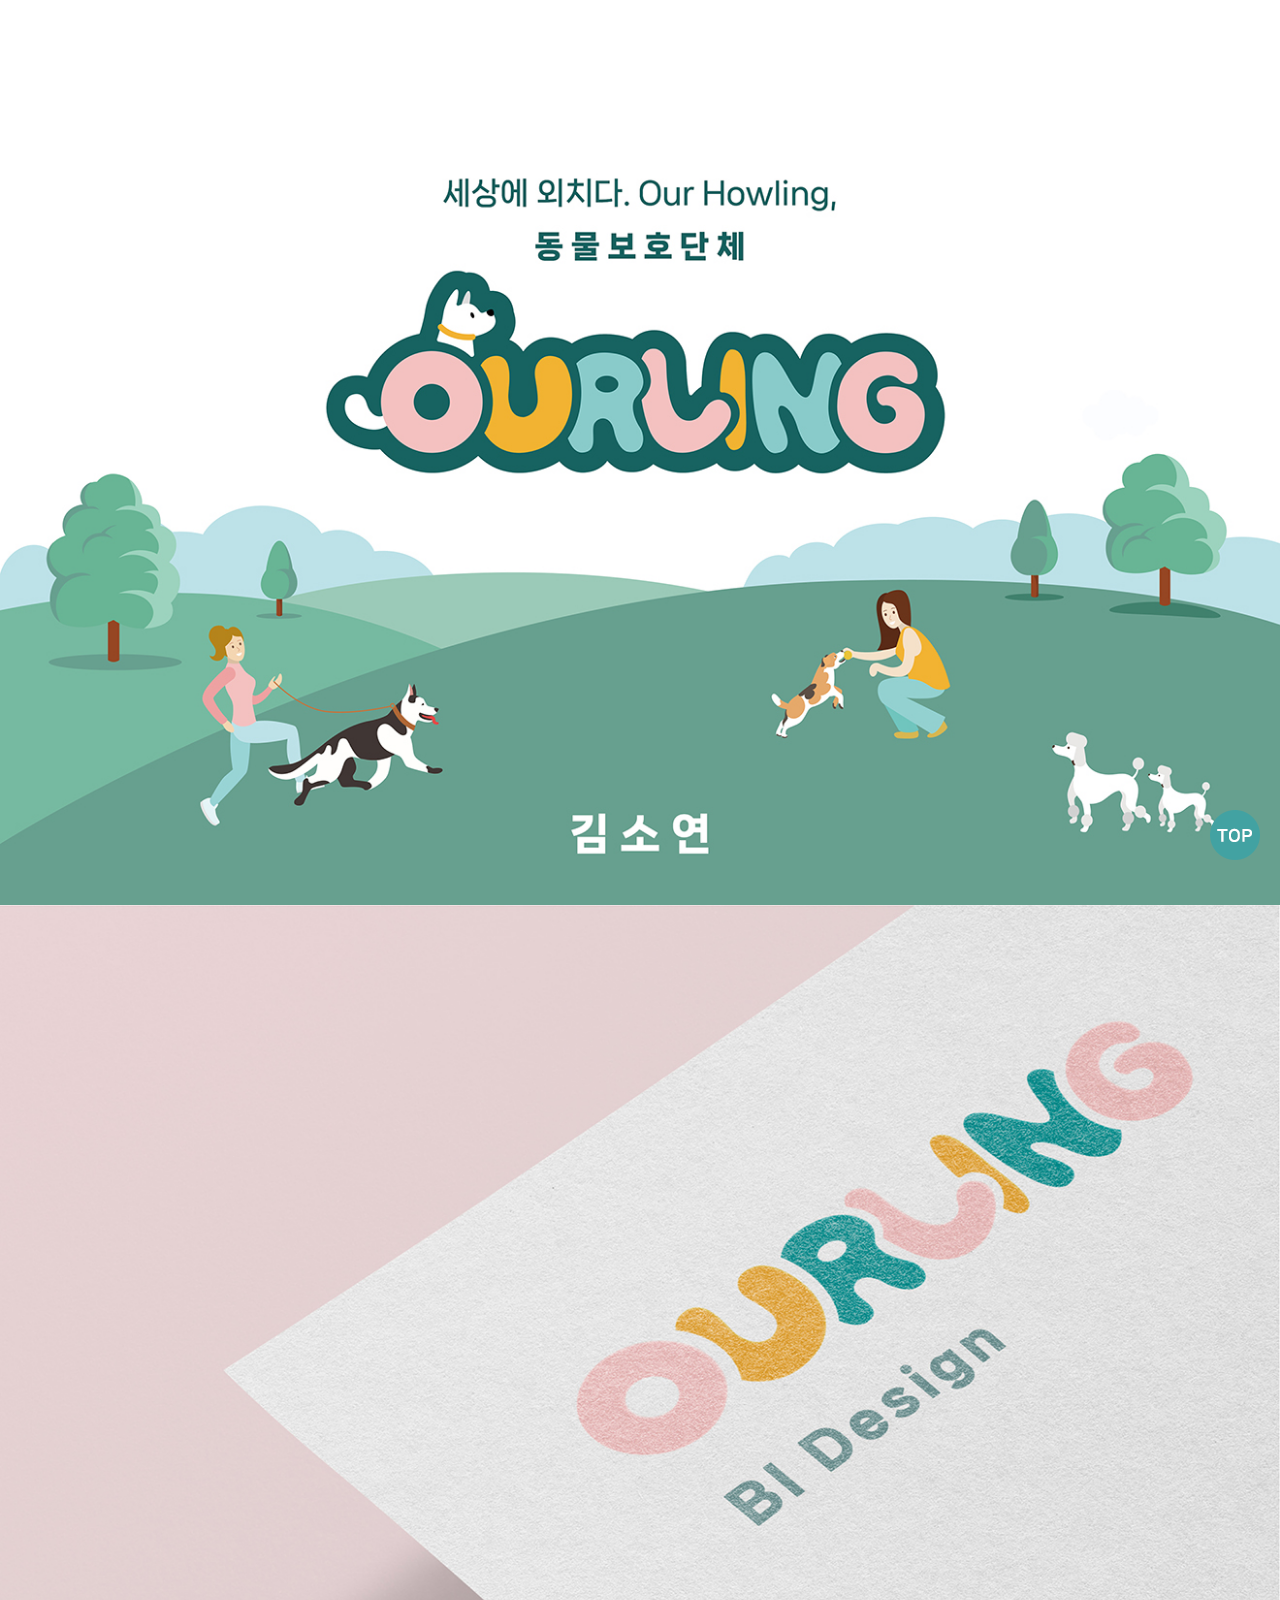
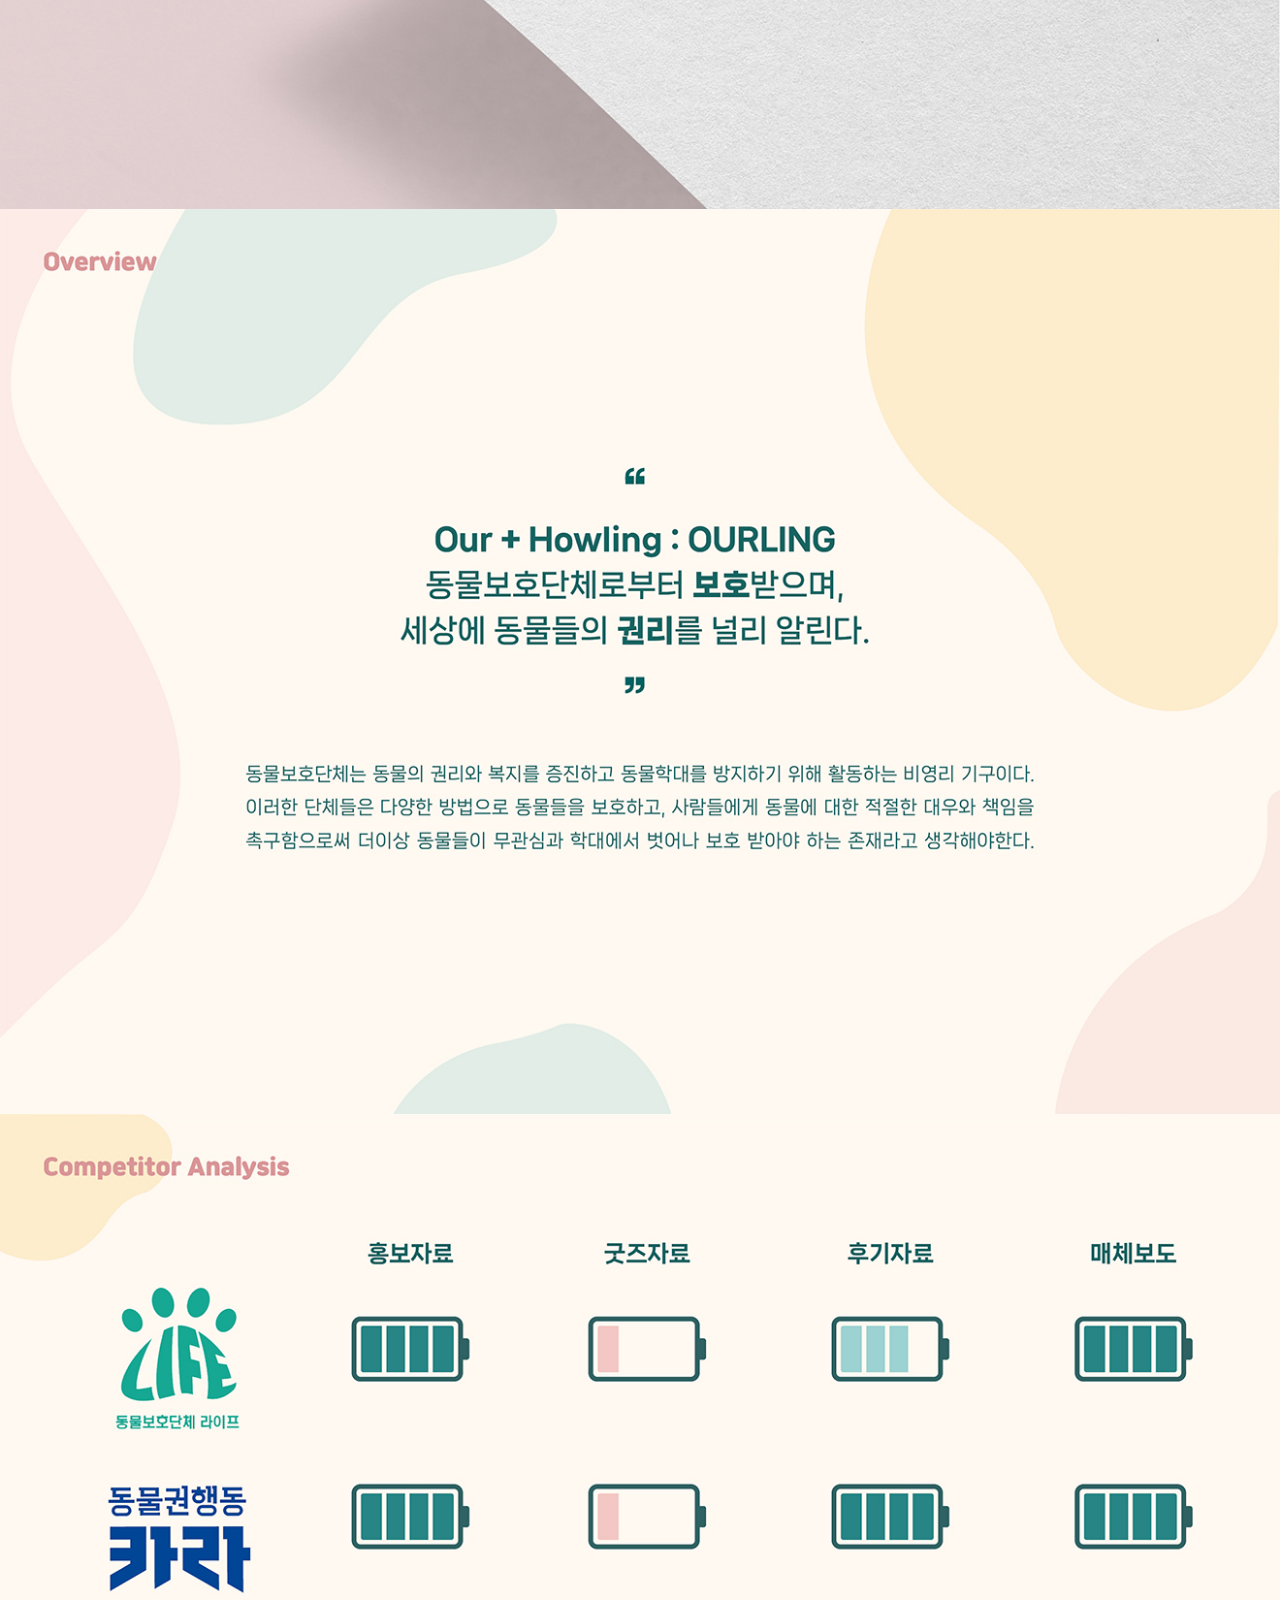
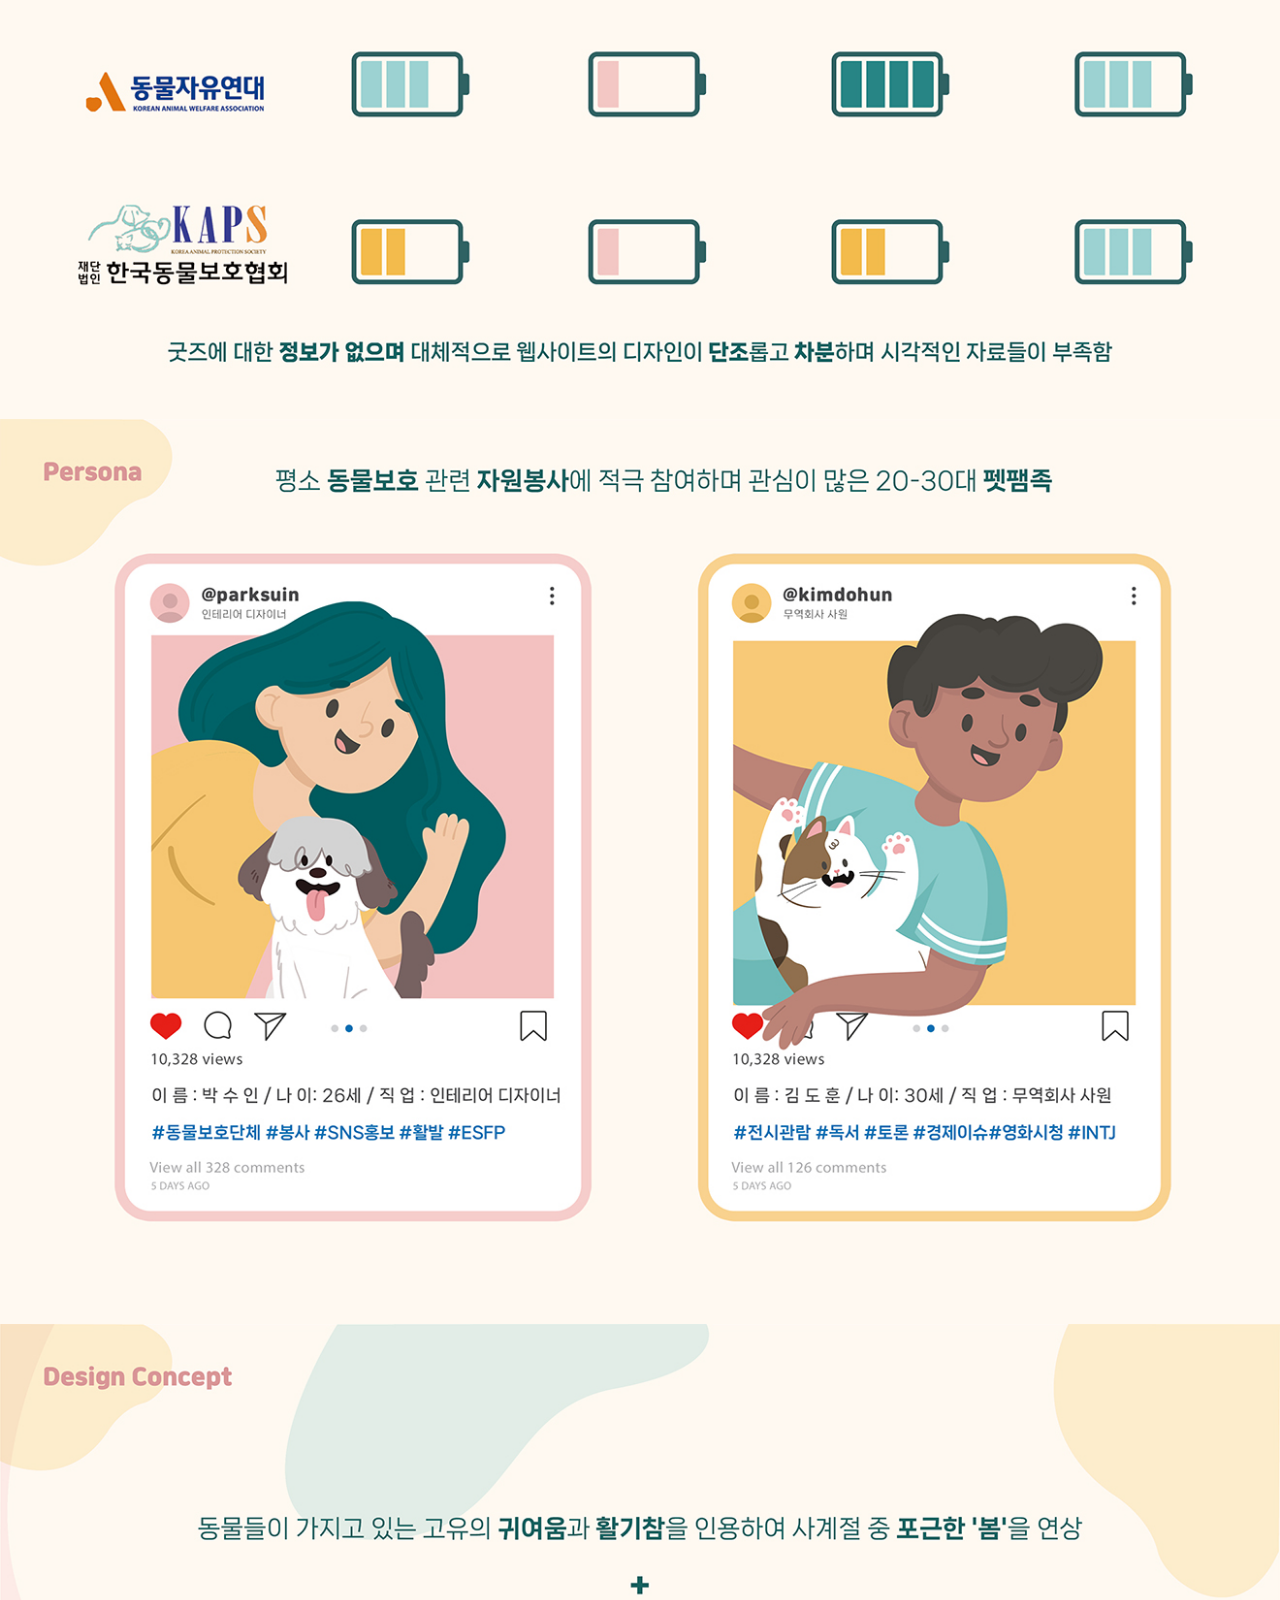
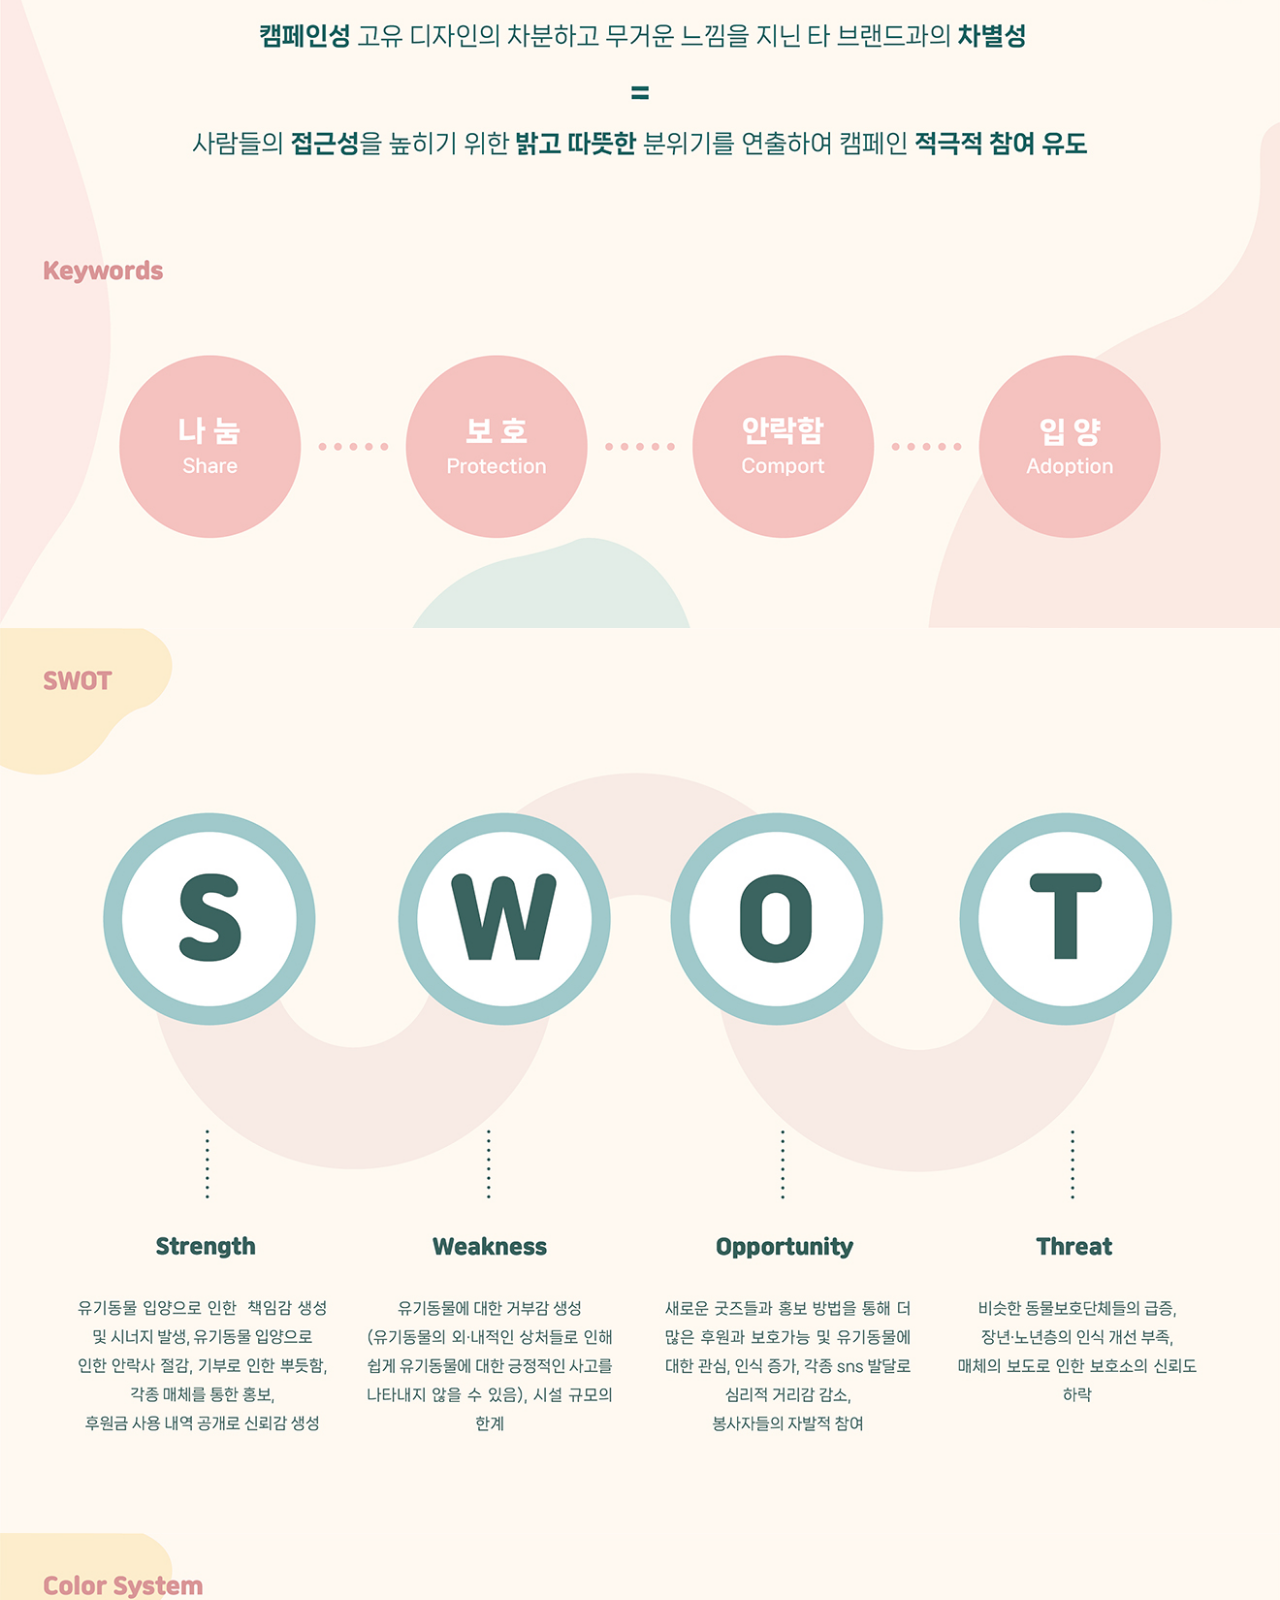
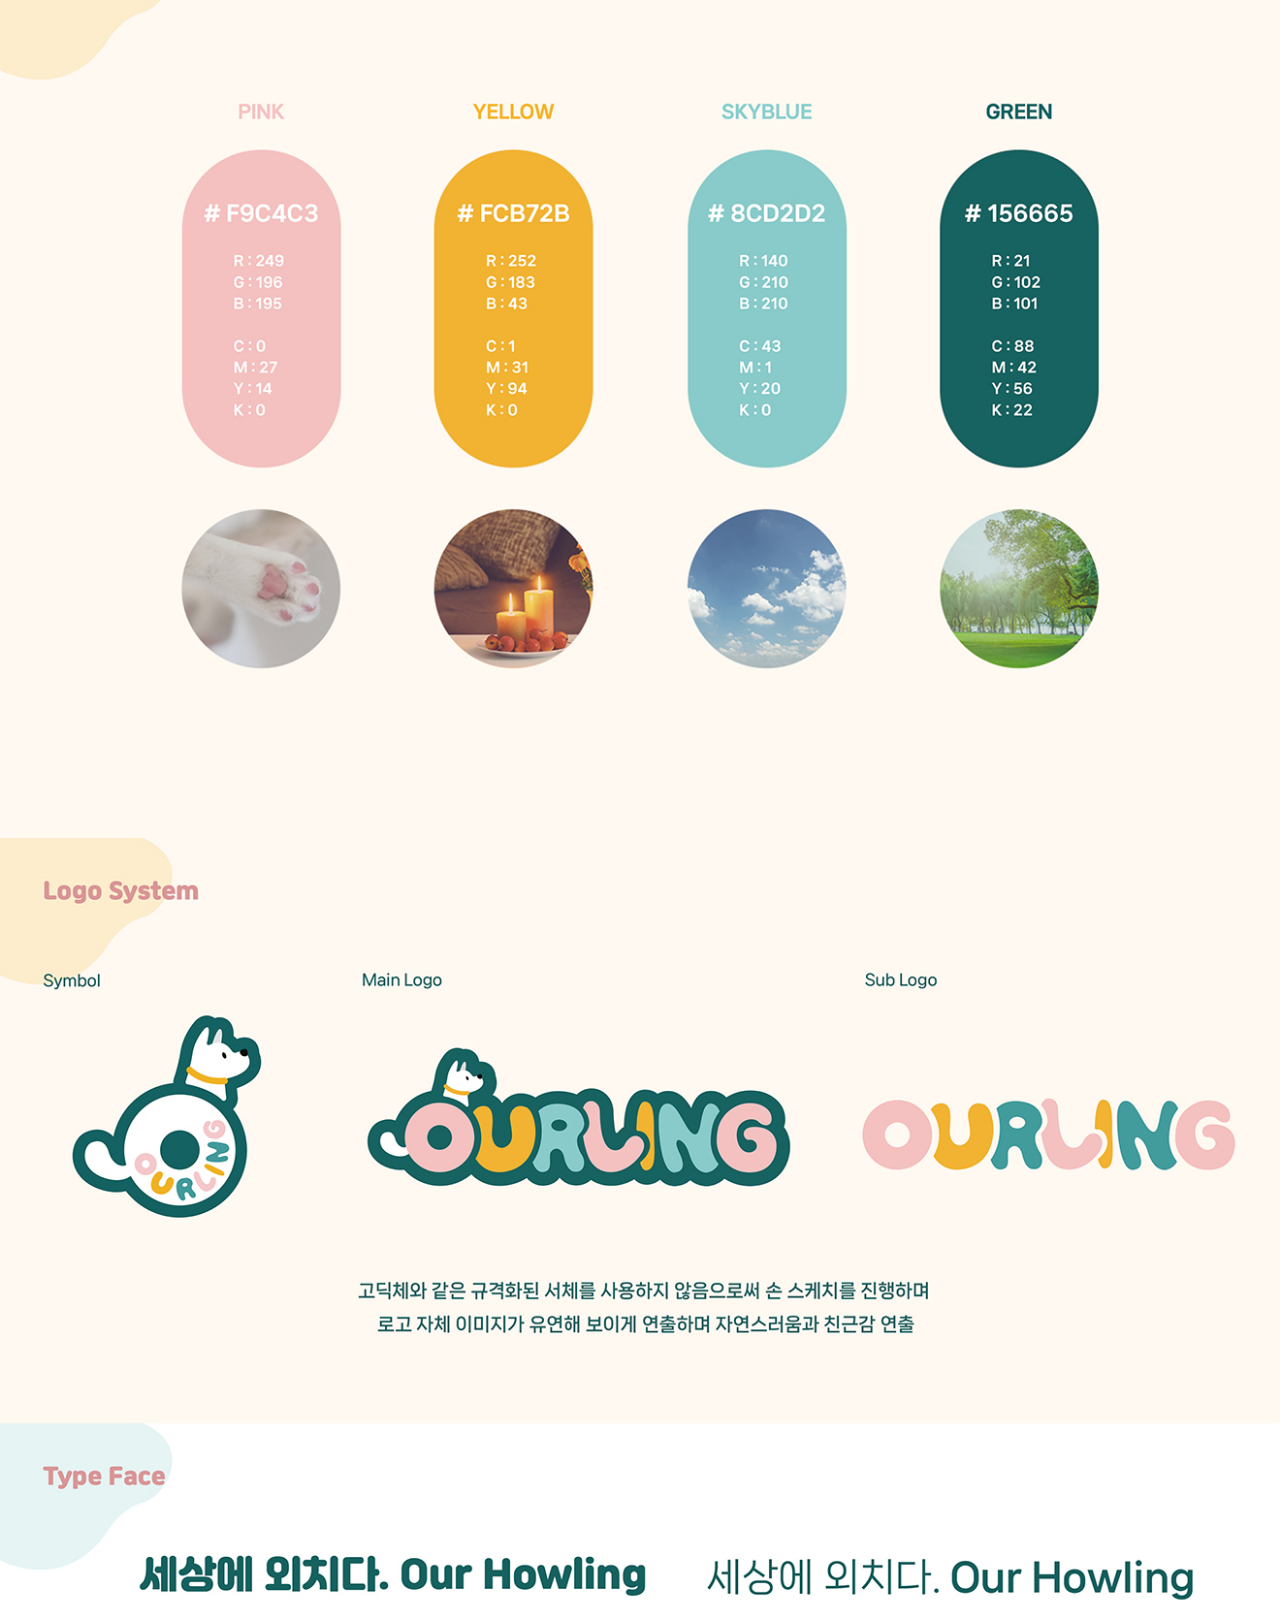
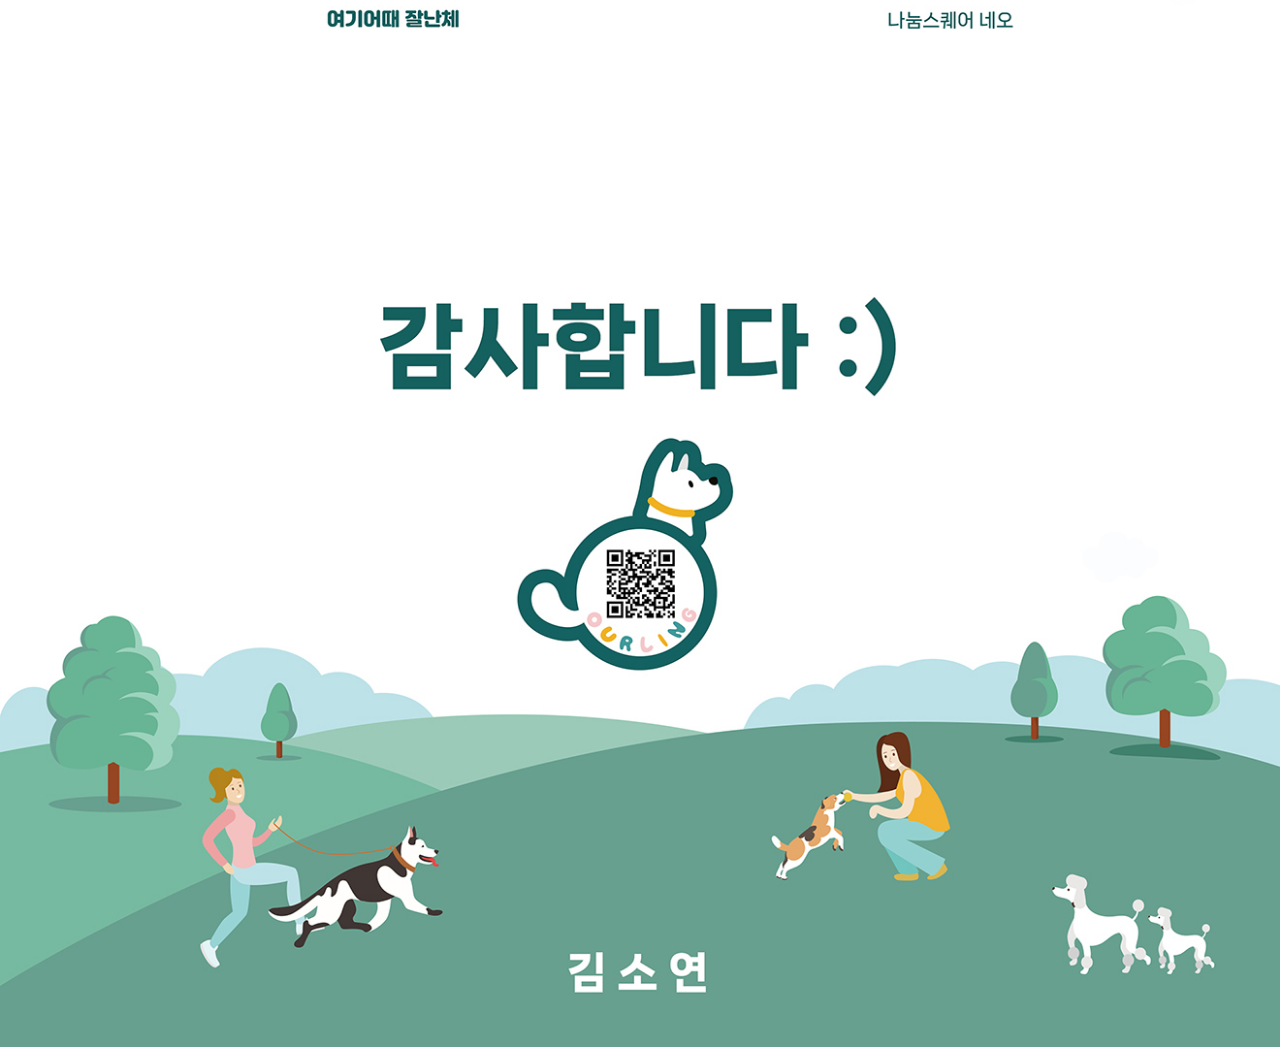
<file: portfolio/bi_guide/bi.html>
<!doctype html>
<html>

<head>
	<title>Bi design</title>
	<meta charset="utf-8">
	<meta name="viewport" content="width=device-width, initial-scale=1">
	<meta http-equiv="X-UA-Compatible" content="IE=edge">
	<link rel="shortcut icon" href="../bi_guide/images/favicon.png" type="image/x-icon">
	<style>
		* {
			margin: 0;
			padding: 0;
		}

		body {
			background-color: #fffcf7;
		}

		a {
			text-decoration: none;
			color: #000;
		}

		img {
			vertical-align: middle;
		}

		.fixed_box {
			position: fixed;
			bottom: 40px;
			right: 30px;
			width: 40px;
		}

		#top {
			max-width: 1320px;
			margin: 0 auto;
		}

		#top img {
			width: 100%;
			display: block;
		}
	</style>
</head>

<body>
	<!--완성된 pdf 이미지를 1320크기로 뽑아서, 죽 나열하시면 됩니다!-->
	<div id="top">
		<img src="../bi_guide/images/1.jpg" class="guide1"><!--가이드 이미지 경로 지정하기-->
		<img src="../bi_guide/images/2.jpg" class="guide1">
		<img src="../bi_guide/images/3.jpg" class="guide1">
		<img src="../bi_guide/images/4.jpg" class="guide1">
		<img src="../bi_guide/images/5.jpg" class="guide1">
		<img src="../bi_guide/images/6.jpg" class="guide1">
		<img src="../bi_guide/images/7.jpg" class="guide1">
		<img src="../bi_guide/images/8.jpg" class="guide1">
		<img src="../bi_guide/images/9.jpg" class="guide1">
		<img src="../bi_guide/images/41.jpg" class="guide1">



	</div>
	<div class="fixed_box">
		<a href="#top" class="top_btn"><!--href부분은 이미지를 감싼 div에 있는 id이름과 동일하게 설정.-->
			<img src="images/top.png" alt="top">
		</a>
	</div>


	<!--이동시 부드럽게 이동시키기 위해 추가한 구문 시작. script쪽 전부 삭제가능.-->
	<script src="https://code.jquery.com/jquery-1.12.4.min.js"
		integrity="sha256-ZosEbRLbNQzLpnKIkEdrPv7lOy9C27hHQ+Xp8a4MxAQ=" crossorigin="anonymous"></script>
	<script>
		$(function () {
			$('a[href*="#"]:not([href="#"])').click(function () {
				if (location.pathname.replace(/^\//, '') == this.pathname.replace(/^\//, '') && location.hostname == this.hostname) {
					var target = $(this.hash);
					target = target.length ? target : $('[name=' + this.hash.slice(1) + ']');
					if (target.length) {
						$('html, body').animate({
							scrollTop: target.offset().top
						}, 500);//움직이는 시간 조정
						return false;
					}
				}
			});
		});
	</script>
	<!--이동시 부드럽게 이동시키기 위해 추가한 구문 끝. 삭제가능.-->
</body>

</html>
</file>
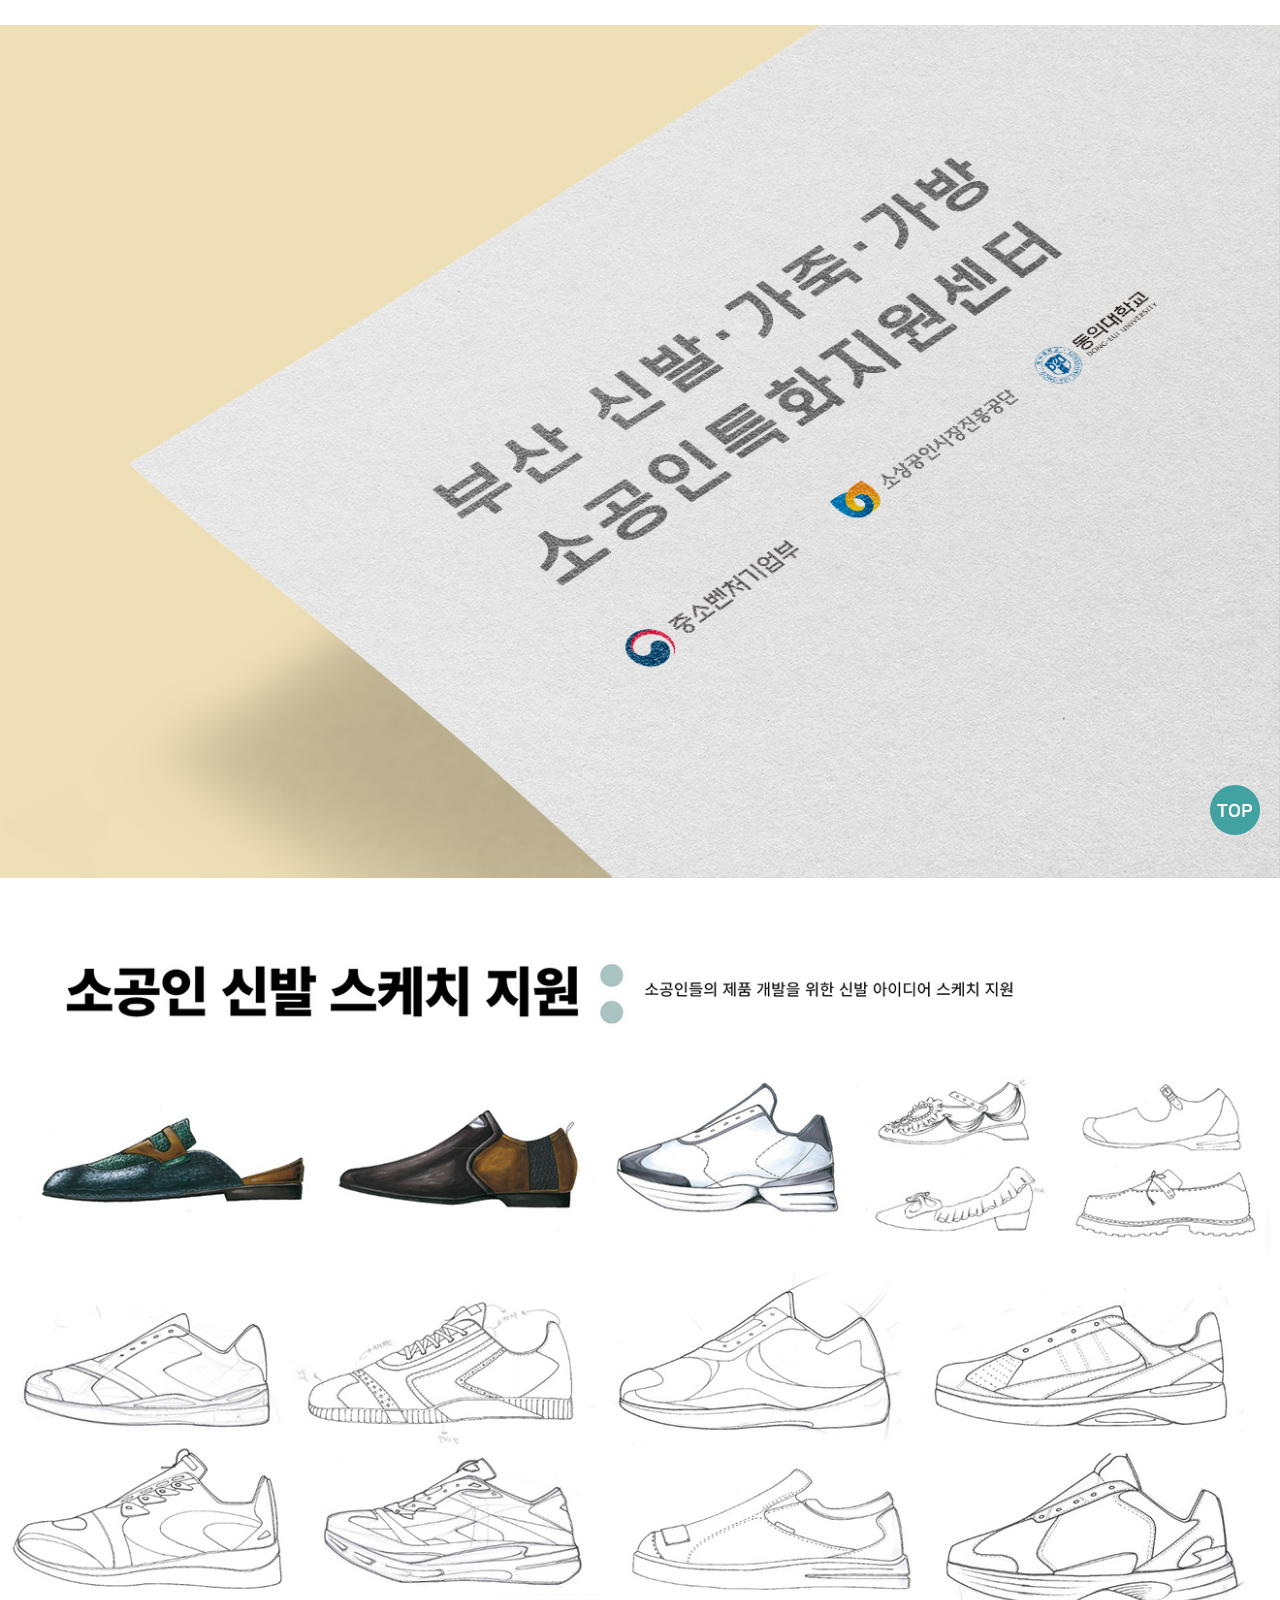
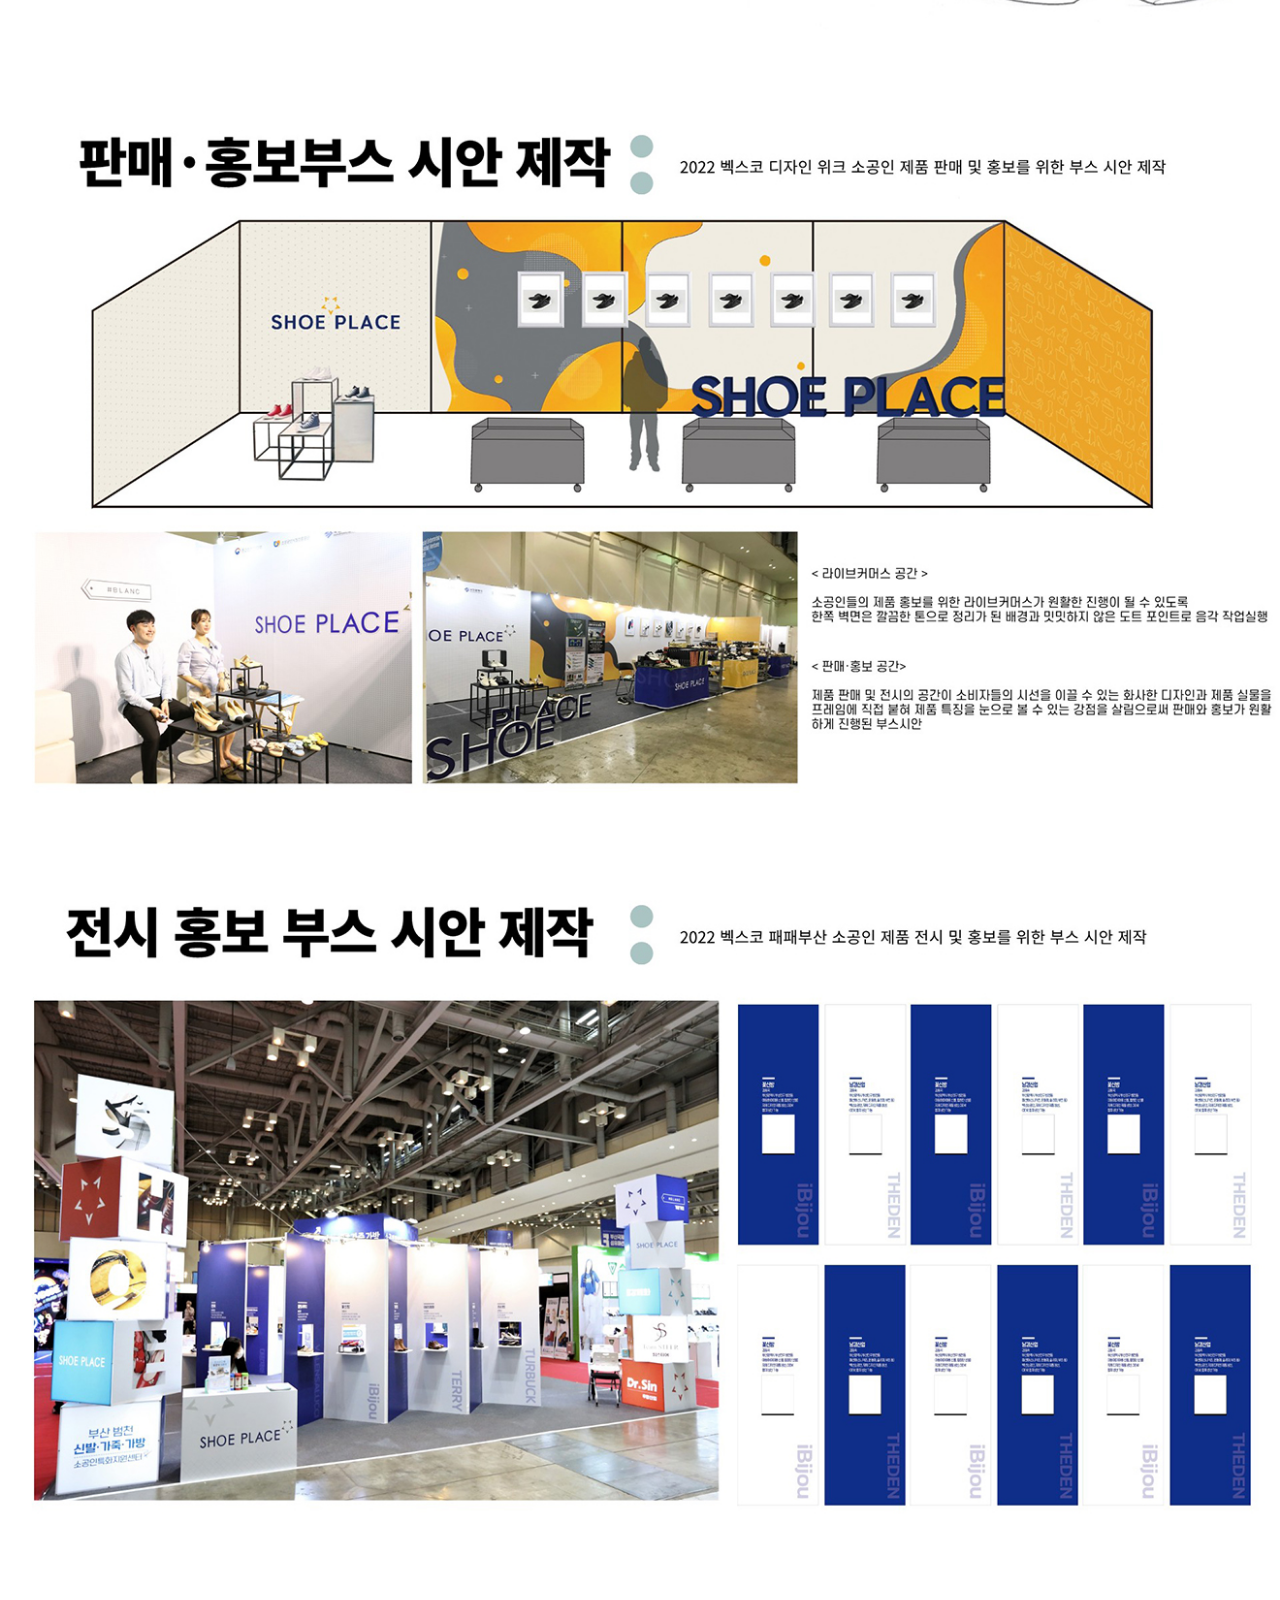
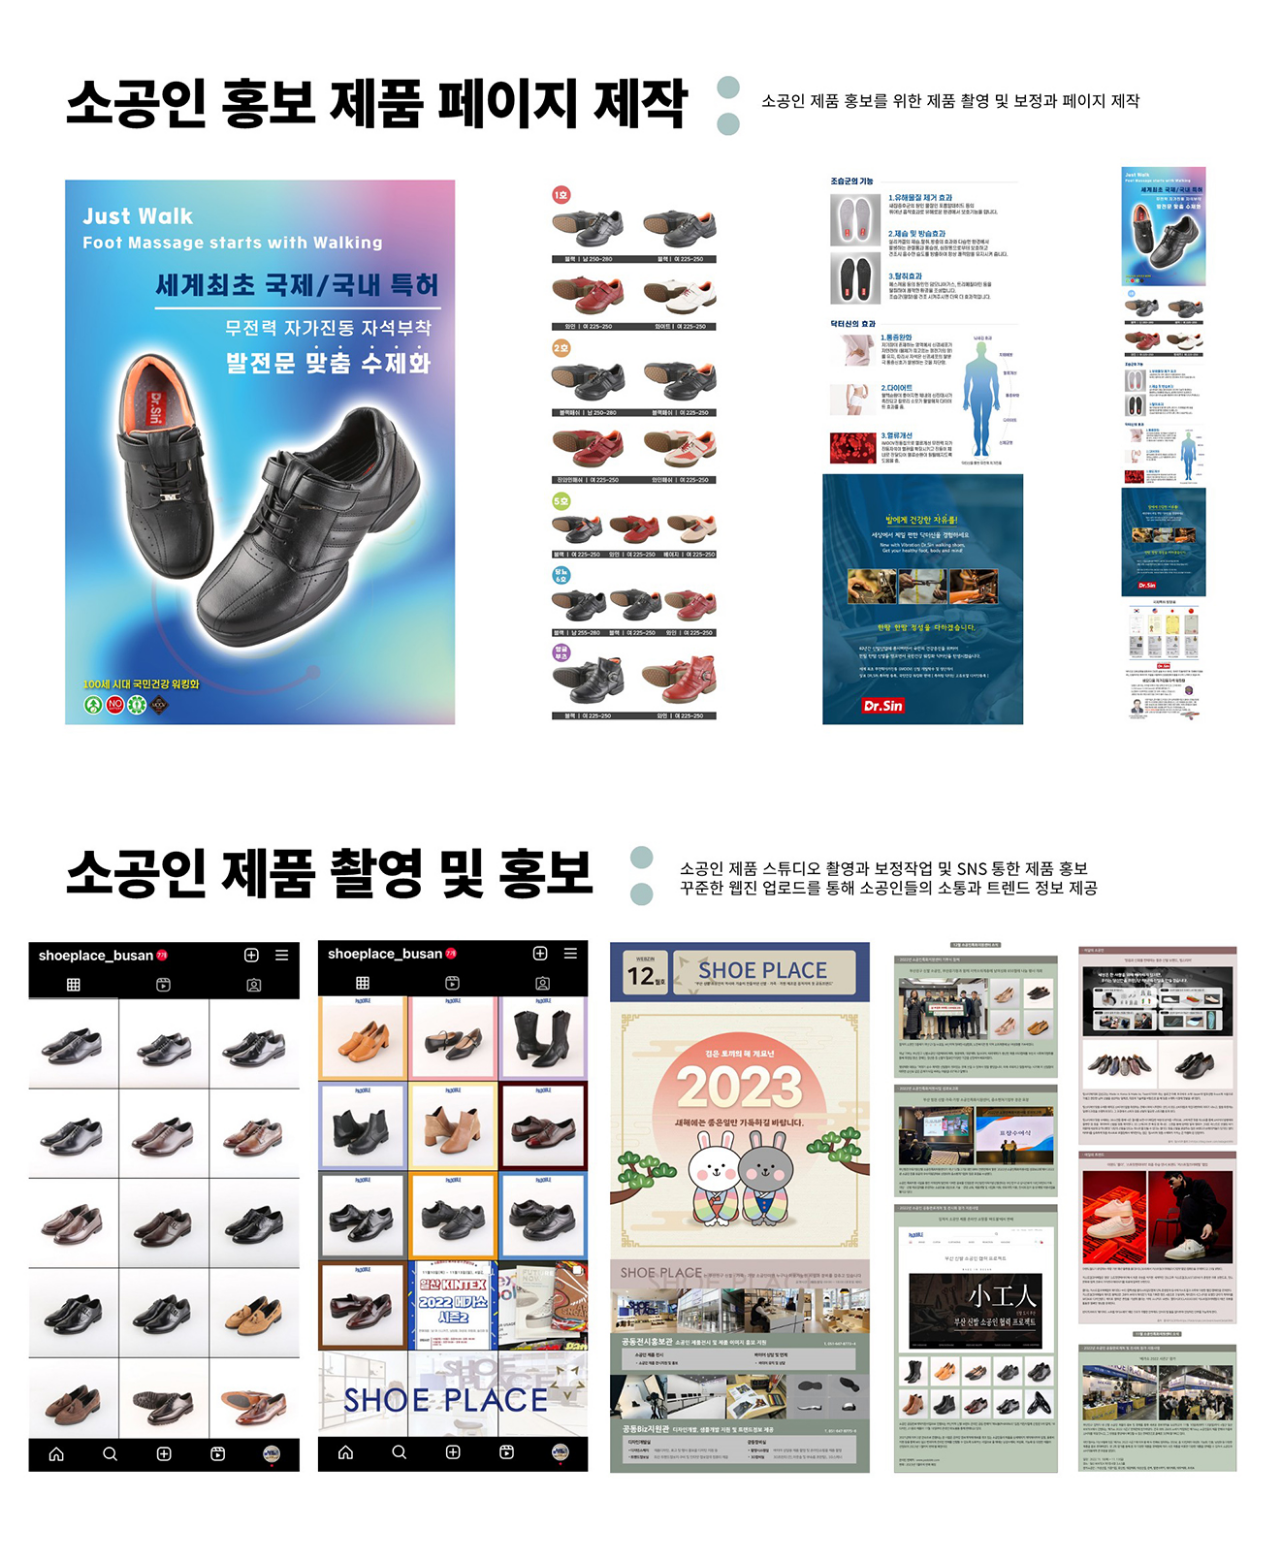
<file: portfolio/company/company.html>
<!doctype html>
<html>

<head>
	<title>Kim so yeon</title>
	<meta charset="utf-8">
	<meta name="viewport" content="width=device-width, initial-scale=1">
	<meta http-equiv="X-UA-Compatible" content="IE=edge">
	<link rel="shortcut icon" href="../company/images/favicon.png" type="image/x-icon">
	<style>
		* {
			margin: 0;
			padding: 0;
		}

		a {
			text-decoration: none;
			color: #000;
		}

		img {
			vertical-align: middle;
			padding: 25px 0;
		}

		.fixed_box {
			position: fixed;
			bottom: 40px;
			right: 30px;
			width: 40px;
		}

		#top {
			max-width: 1320px;
			margin: 0 auto;
		}

		#top img {
			width: 100%;
			display: block;
		}
	</style>
</head>

<body>
	<!--완성된 pdf 이미지를 1320크기로 뽑아서, 죽 나열하시면 됩니다!-->
	<div id="top">
		<img src="../company/images/v1060-mockups-0ㅇ1-a.jpg" class="guide1"><!--가이드 이미지 경로 지정하기-->
		<img src="../company/images/16.1.jpg" class="guide1"><!--가이드 이미지 경로 지정하기-->
		<img src="../company/images/16.jpg" class="guide1"><!--가이드 이미지 경로 지정하기-->
		<img src="../company/images/17.jpg" class="guide1"><!--가이드 이미지 경로 지정하기-->
		<img src="../company/images/18.jpg" class="guide1"><!--가이드 이미지 경로 지정하기-->
		<img src="../company/images/19.jpg" class="guide1"><!--가이드 이미지 경로 지정하기-->





	</div>
	<div class="fixed_box">
		<a href="#top" class="top_btn"><!--href부분은 이미지를 감싼 div에 있는 id이름과 동일하게 설정.-->
			<img src="images/top.png" alt="top">
		</a>
	</div>


	<!--이동시 부드럽게 이동시키기 위해 추가한 구문 시작. script쪽 전부 삭제가능.-->
	<script src="https://code.jquery.com/jquery-1.12.4.min.js"
		integrity="sha256-ZosEbRLbNQzLpnKIkEdrPv7lOy9C27hHQ+Xp8a4MxAQ=" crossorigin="anonymous"></script>
	<script>
		$(function () {
			$('a[href*="#"]:not([href="#"])').click(function () {
				if (location.pathname.replace(/^\//, '') == this.pathname.replace(/^\//, '') && location.hostname == this.hostname) {
					var target = $(this.hash);
					target = target.length ? target : $('[name=' + this.hash.slice(1) + ']');
					if (target.length) {
						$('html, body').animate({
							scrollTop: target.offset().top
						}, 500);//움직이는 시간 조정
						return false;
					}
				}
			});
		});
	</script>
	<!--이동시 부드럽게 이동시키기 위해 추가한 구문 끝. 삭제가능.-->
</body>

</html>
</file>
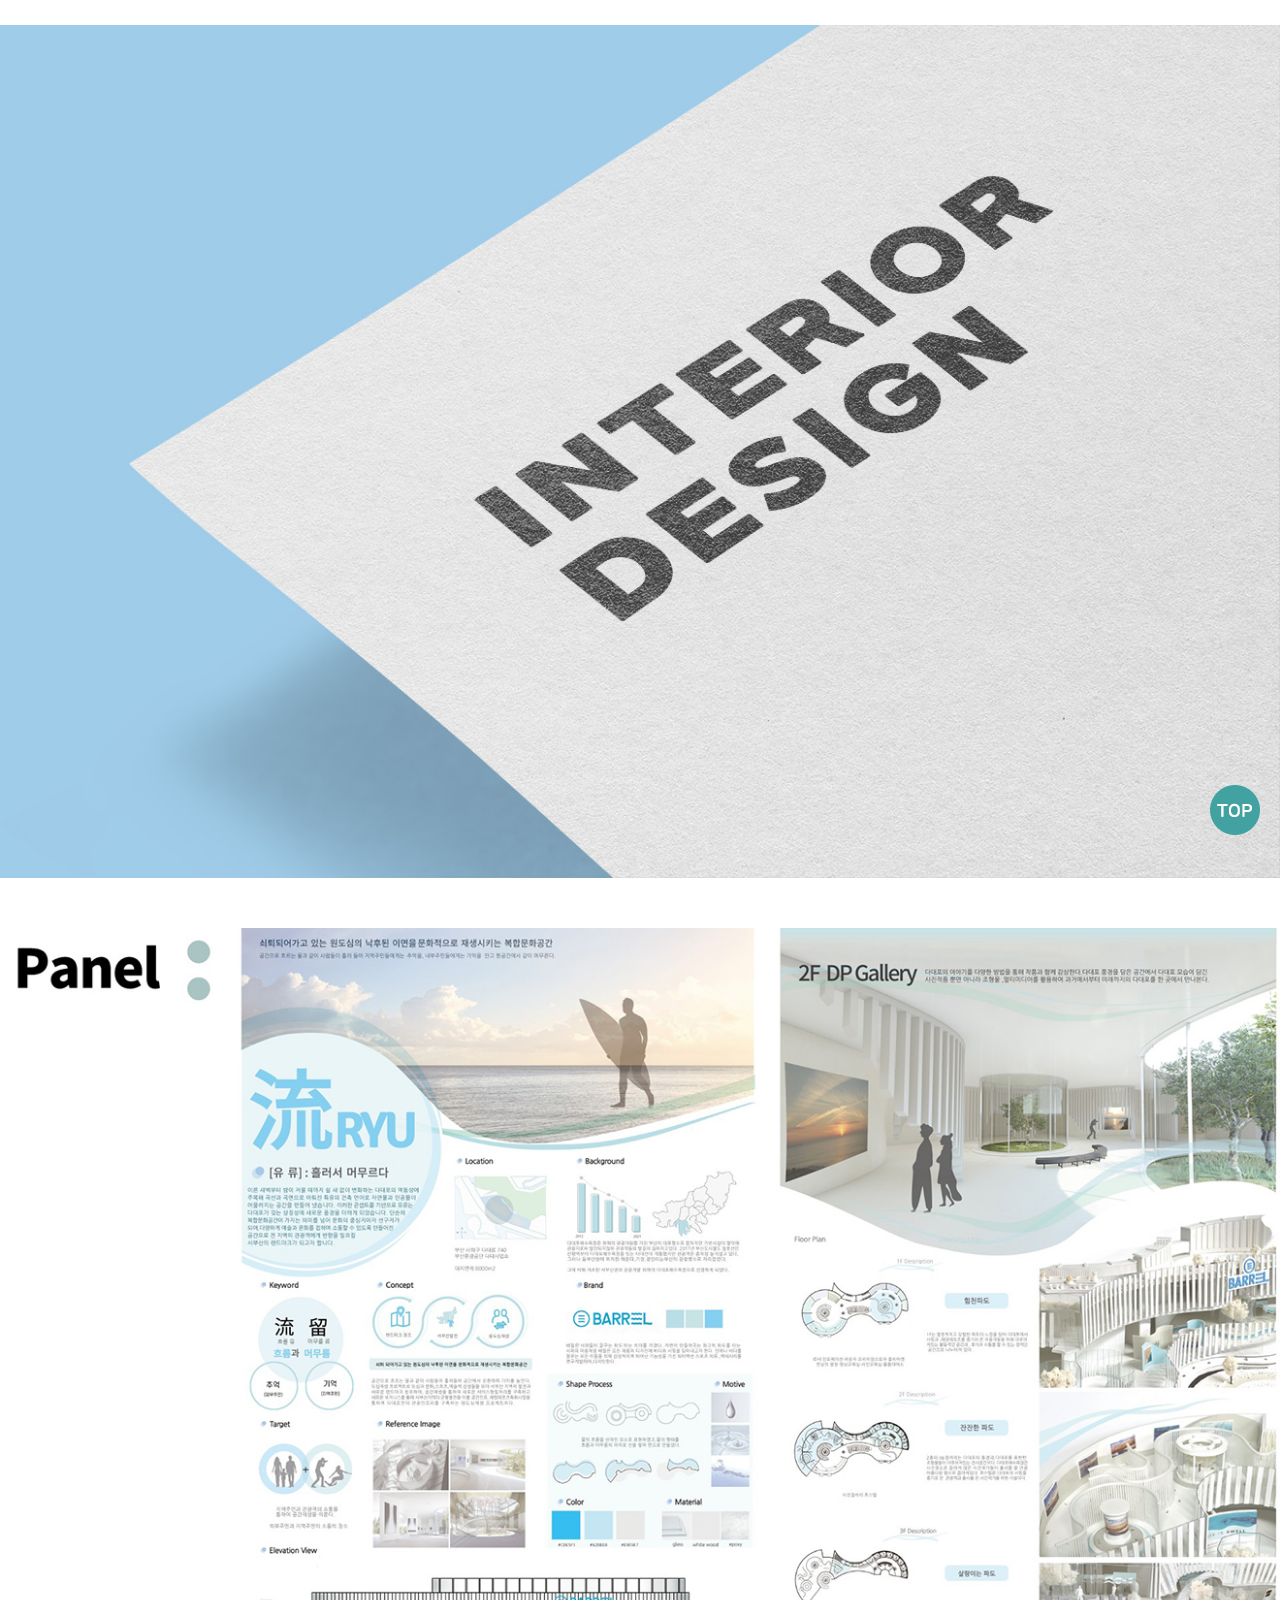
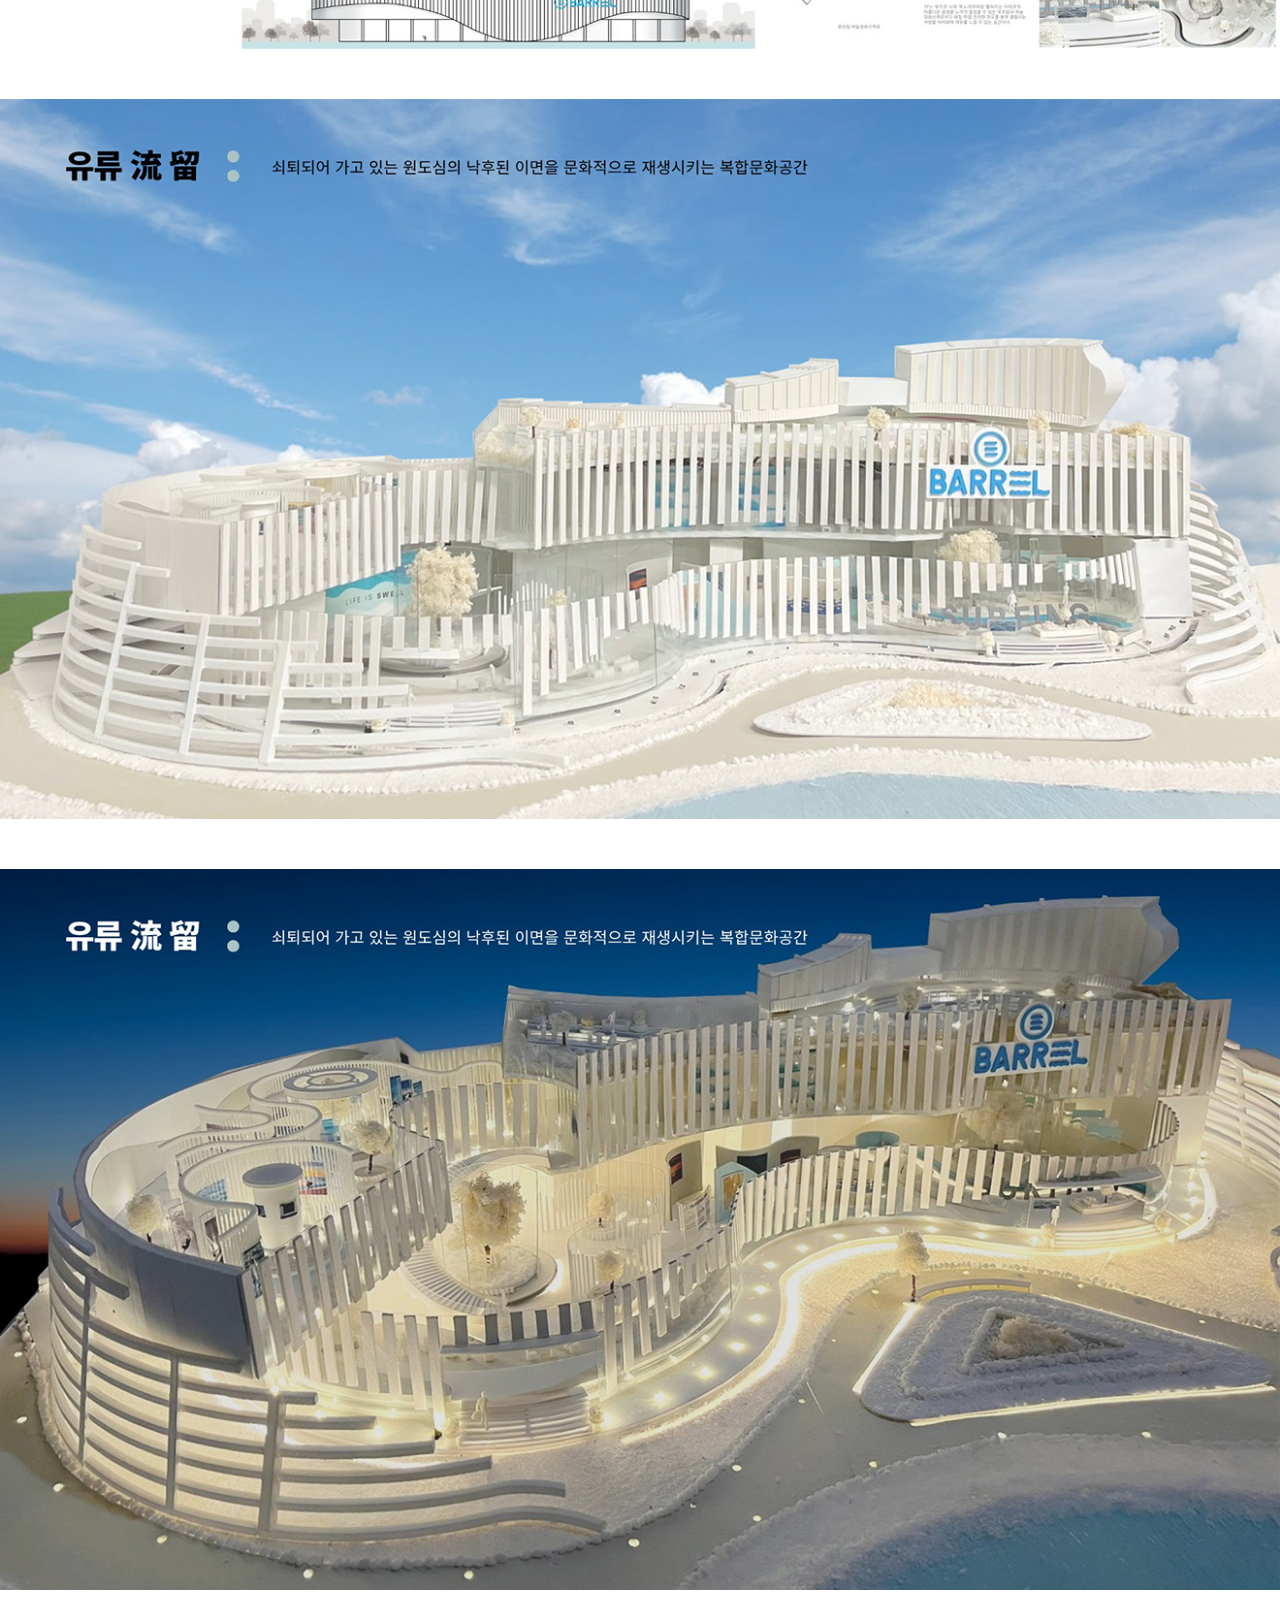
<file: portfolio/interior/interior.html>
<!doctype html>
<html>

<head>
	<title>interior design</title>
	<meta charset="utf-8">
	<meta name="viewport" content="width=device-width, initial-scale=1">
	<meta http-equiv="X-UA-Compatible" content="IE=edge">
	<link rel="shortcut icon" href="../interior/images/favicon.png" type="image/x-icon">
	<style>
		* {
			margin: 0;
			padding: 0;
		}

		a {
			text-decoration: none;
			color: #000;
		}

		img {
			vertical-align: middle;
			padding: 25px 0;
		}

		.fixed_box {
			position: fixed;
			bottom: 40px;
			right: 30px;
			width: 40px;
		}

		#top {
			max-width: 1320px;
			margin: 0 auto;
		}

		#top img {
			width: 100%;
			display: block;
		}
	</style>
</head>

<body>
	<!--완성된 pdf 이미지를 1320크기로 뽑아서, 죽 나열하시면 됩니다!-->
	<div id="top">
		<img src="../interior/images/v.jpg" class="guide1">
		<img src="../interior/images/13.jpg" class="guide1"><!--가이드 이미지 경로 지정하기-->
		<img src="../interior/images/14.jpg" class="guide1">
		<img src="../interior/images/15.jpg" class="guide1">






	</div>
	<div class="fixed_box">
		<a href="#top" class="top_btn"><!--href부분은 이미지를 감싼 div에 있는 id이름과 동일하게 설정.-->
			<img src="images/top.png" alt="top">
		</a>
	</div>


	<!--이동시 부드럽게 이동시키기 위해 추가한 구문 시작. script쪽 전부 삭제가능.-->
	<script src="https://code.jquery.com/jquery-1.12.4.min.js"
		integrity="sha256-ZosEbRLbNQzLpnKIkEdrPv7lOy9C27hHQ+Xp8a4MxAQ=" crossorigin="anonymous"></script>
	<script>
		$(function () {
			$('a[href*="#"]:not([href="#"])').click(function () {
				if (location.pathname.replace(/^\//, '') == this.pathname.replace(/^\//, '') && location.hostname == this.hostname) {
					var target = $(this.hash);
					target = target.length ? target : $('[name=' + this.hash.slice(1) + ']');
					if (target.length) {
						$('html, body').animate({
							scrollTop: target.offset().top
						}, 500);//움직이는 시간 조정
						return false;
					}
				}
			});
		});
	</script>
	<!--이동시 부드럽게 이동시키기 위해 추가한 구문 끝. 삭제가능.-->
</body>

</html>
</file>
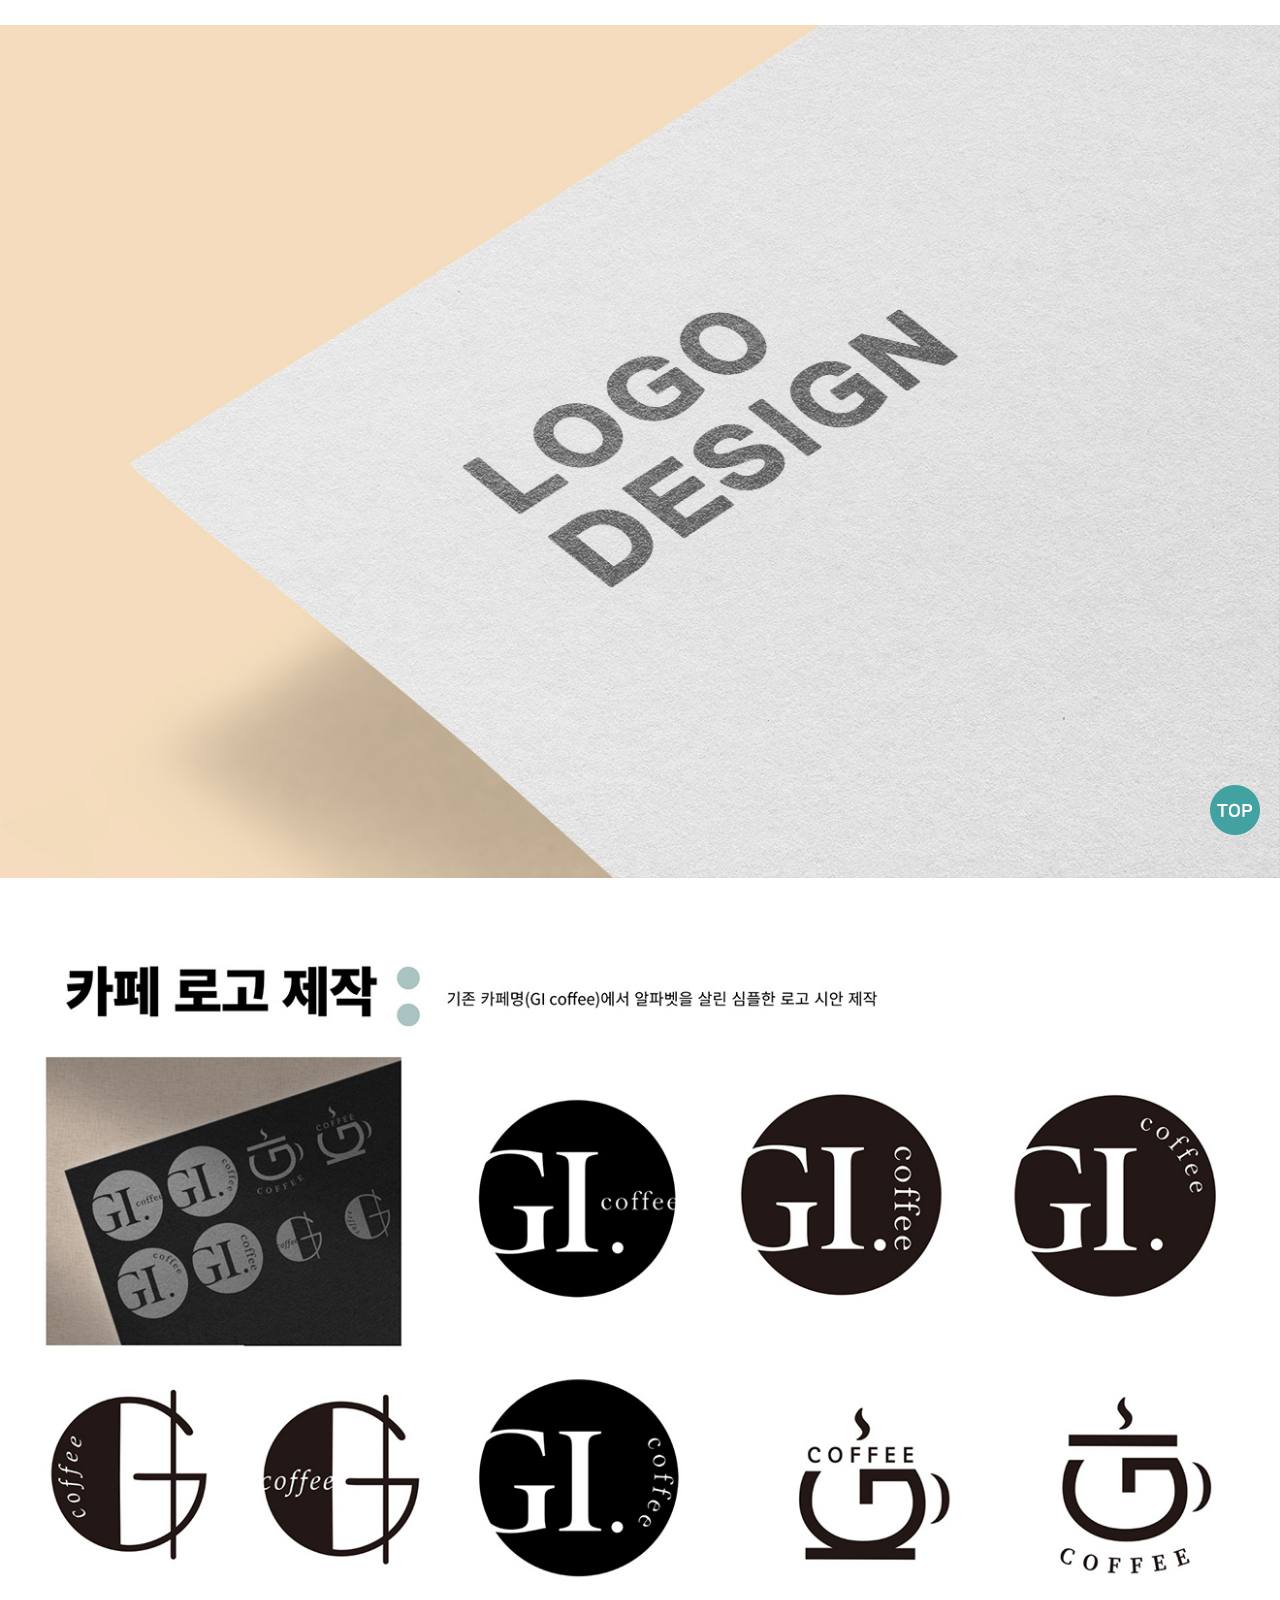
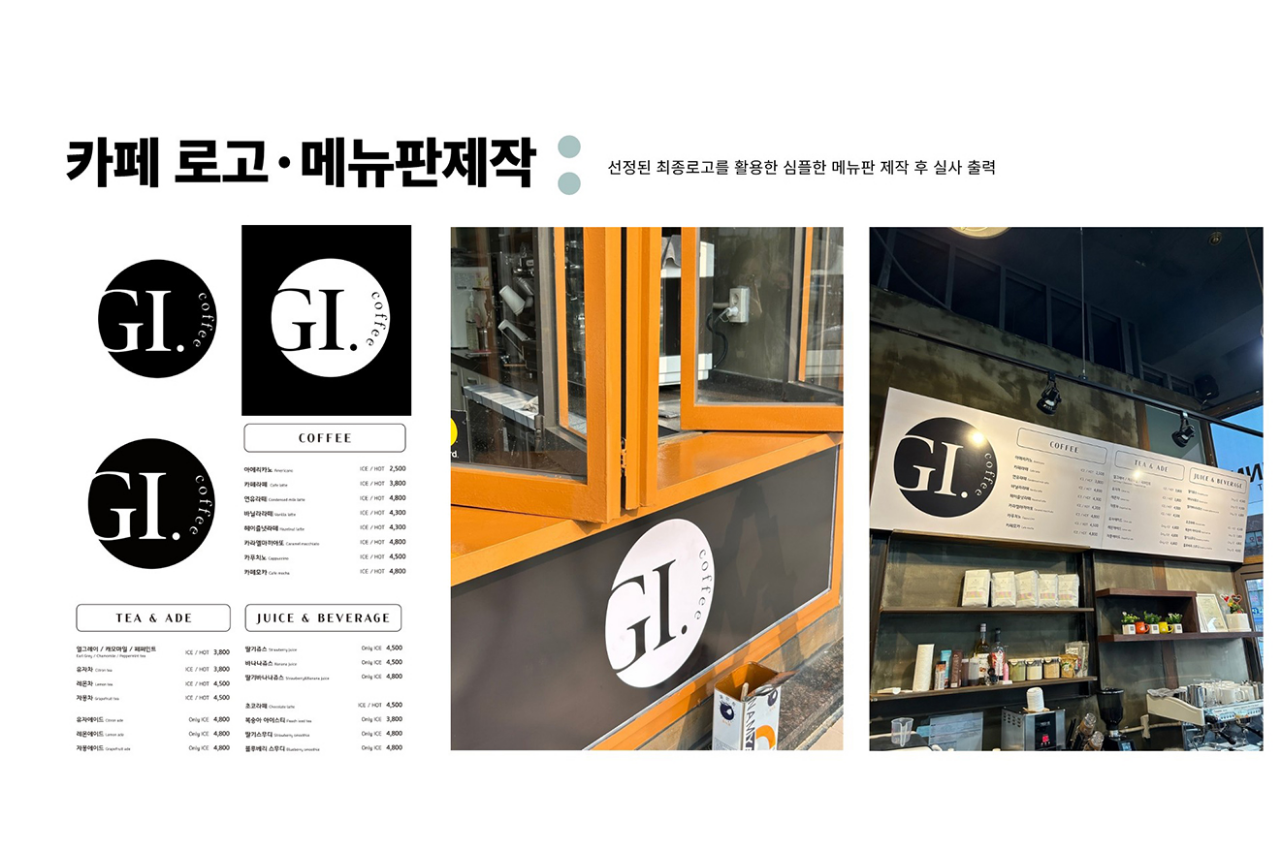
<file: portfolio/logo/logo.html>
<!doctype html>
<html>

<head>
	<title>Kim so yeon</title>
	<meta charset="utf-8">
	<meta name="viewport" content="width=device-width, initial-scale=1">
	<meta http-equiv="X-UA-Compatible" content="IE=edge">
	<link rel="shortcut icon" href="./images/favicon.png" type="image/x-icon">
	<style>
		* {
			margin: 0;
			padding: 0;
		}

		a {
			text-decoration: none;
			color: #000;
		}

		img {
			vertical-align: middle;
			padding: 25px 0;
		}

		.fixed_box {
			position: fixed;
			bottom: 40px;
			right: 30px;
			width: 40px;
		}

		#top {
			max-width: 1320px;
			margin: 0 auto;
		}

		#top img {
			width: 100%;
			display: block;
		}
	</style>
</head>

<body>
	<!--완성된 pdf 이미지를 1320크기로 뽑아서, 죽 나열하시면 됩니다!-->
	<div id="top">
		<img src="../logo/images/v1060-mockuDps-01-a.jpg" class="guide1"><!--가이드 이미지 경로 지정하기-->
		<img src="../logo/images/20.jpg" class="guide1"><!--가이드 이미지 경로 지정하기-->
		<img src="../logo/images/22.jpg" class="guide1"><!--가이드 이미지 경로 지정하기-->





	</div>
	<div class="fixed_box">
		<a href="#top" class="top_btn"><!--href부분은 이미지를 감싼 div에 있는 id이름과 동일하게 설정.-->
			<img src="images/top.png" alt="top">
		</a>
	</div>


	<!--이동시 부드럽게 이동시키기 위해 추가한 구문 시작. script쪽 전부 삭제가능.-->
	<script src="https://code.jquery.com/jquery-1.12.4.min.js"
		integrity="sha256-ZosEbRLbNQzLpnKIkEdrPv7lOy9C27hHQ+Xp8a4MxAQ=" crossorigin="anonymous"></script>
	<script>
		$(function () {
			$('a[href*="#"]:not([href="#"])').click(function () {
				if (location.pathname.replace(/^\//, '') == this.pathname.replace(/^\//, '') && location.hostname == this.hostname) {
					var target = $(this.hash);
					target = target.length ? target : $('[name=' + this.hash.slice(1) + ']');
					if (target.length) {
						$('html, body').animate({
							scrollTop: target.offset().top
						}, 500);//움직이는 시간 조정
						return false;
					}
				}
			});
		});
	</script>
	<!--이동시 부드럽게 이동시키기 위해 추가한 구문 끝. 삭제가능.-->
</body>

</html>
</file>
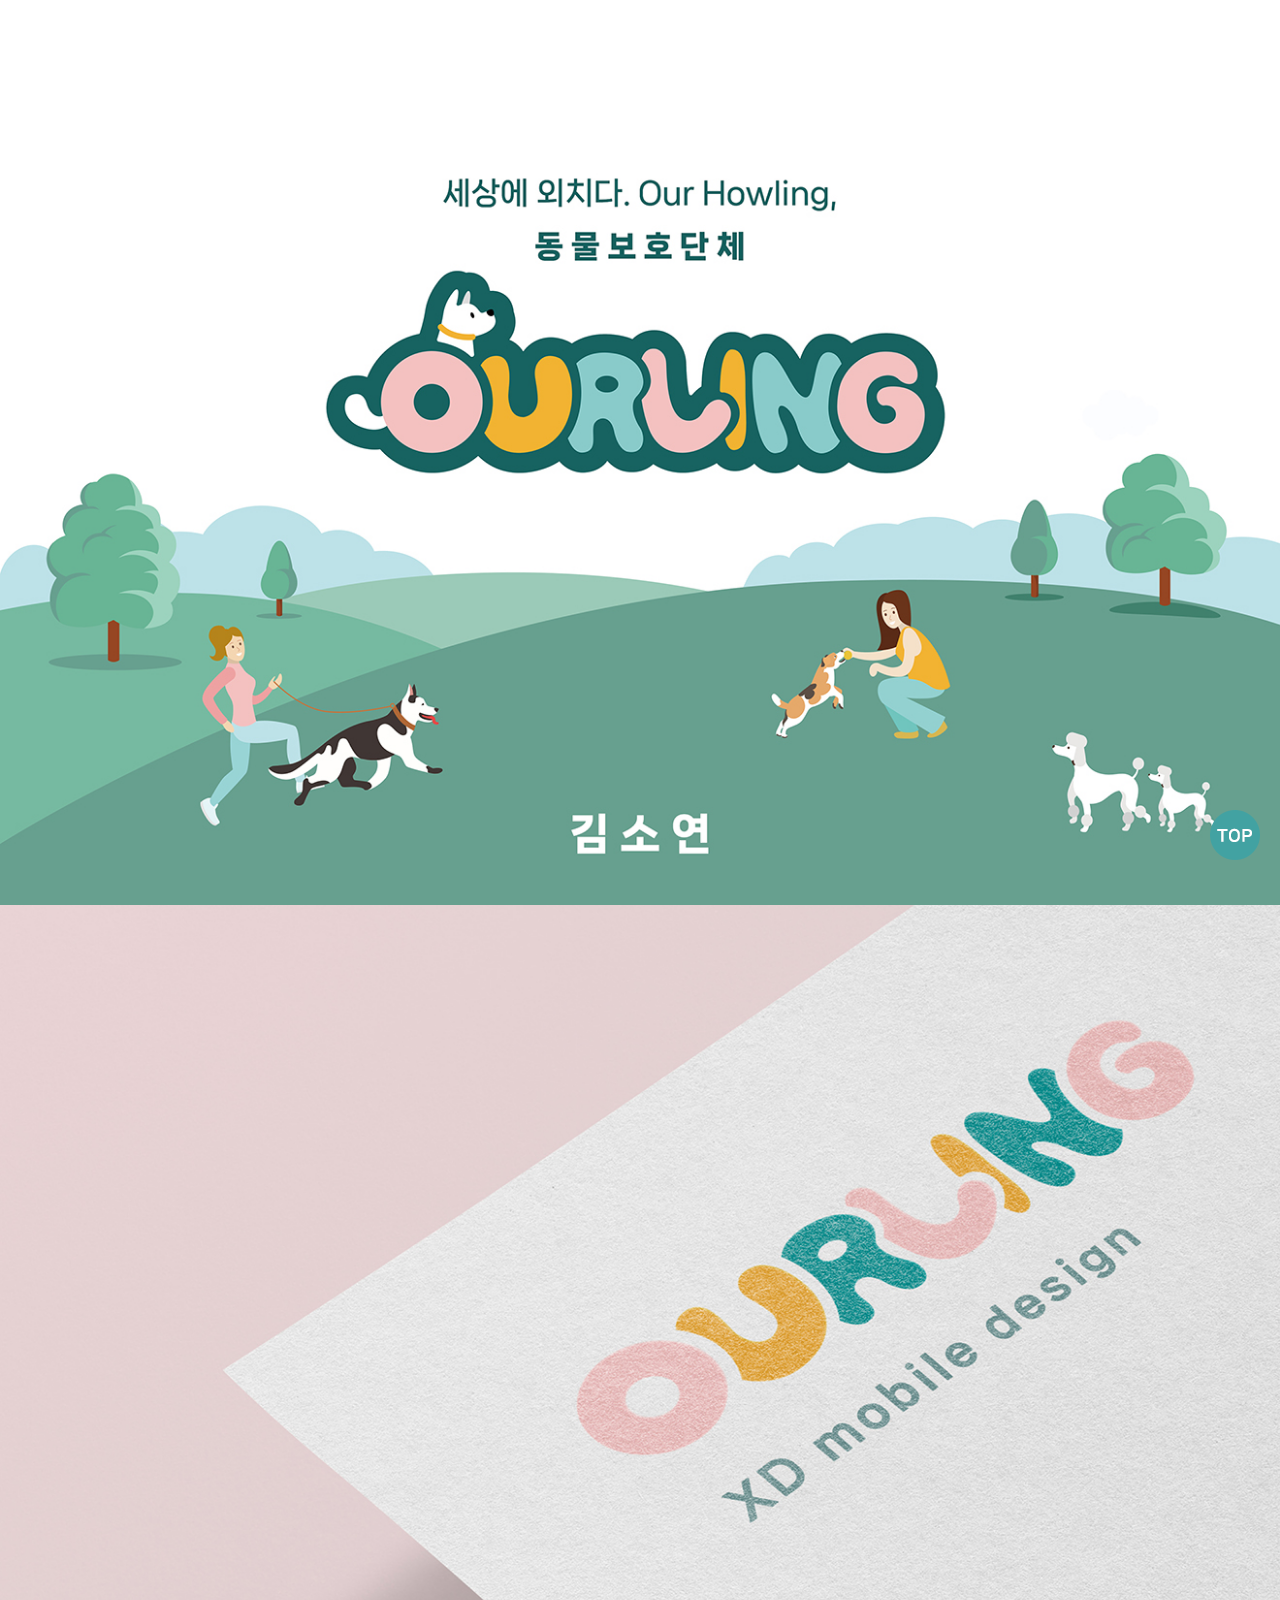
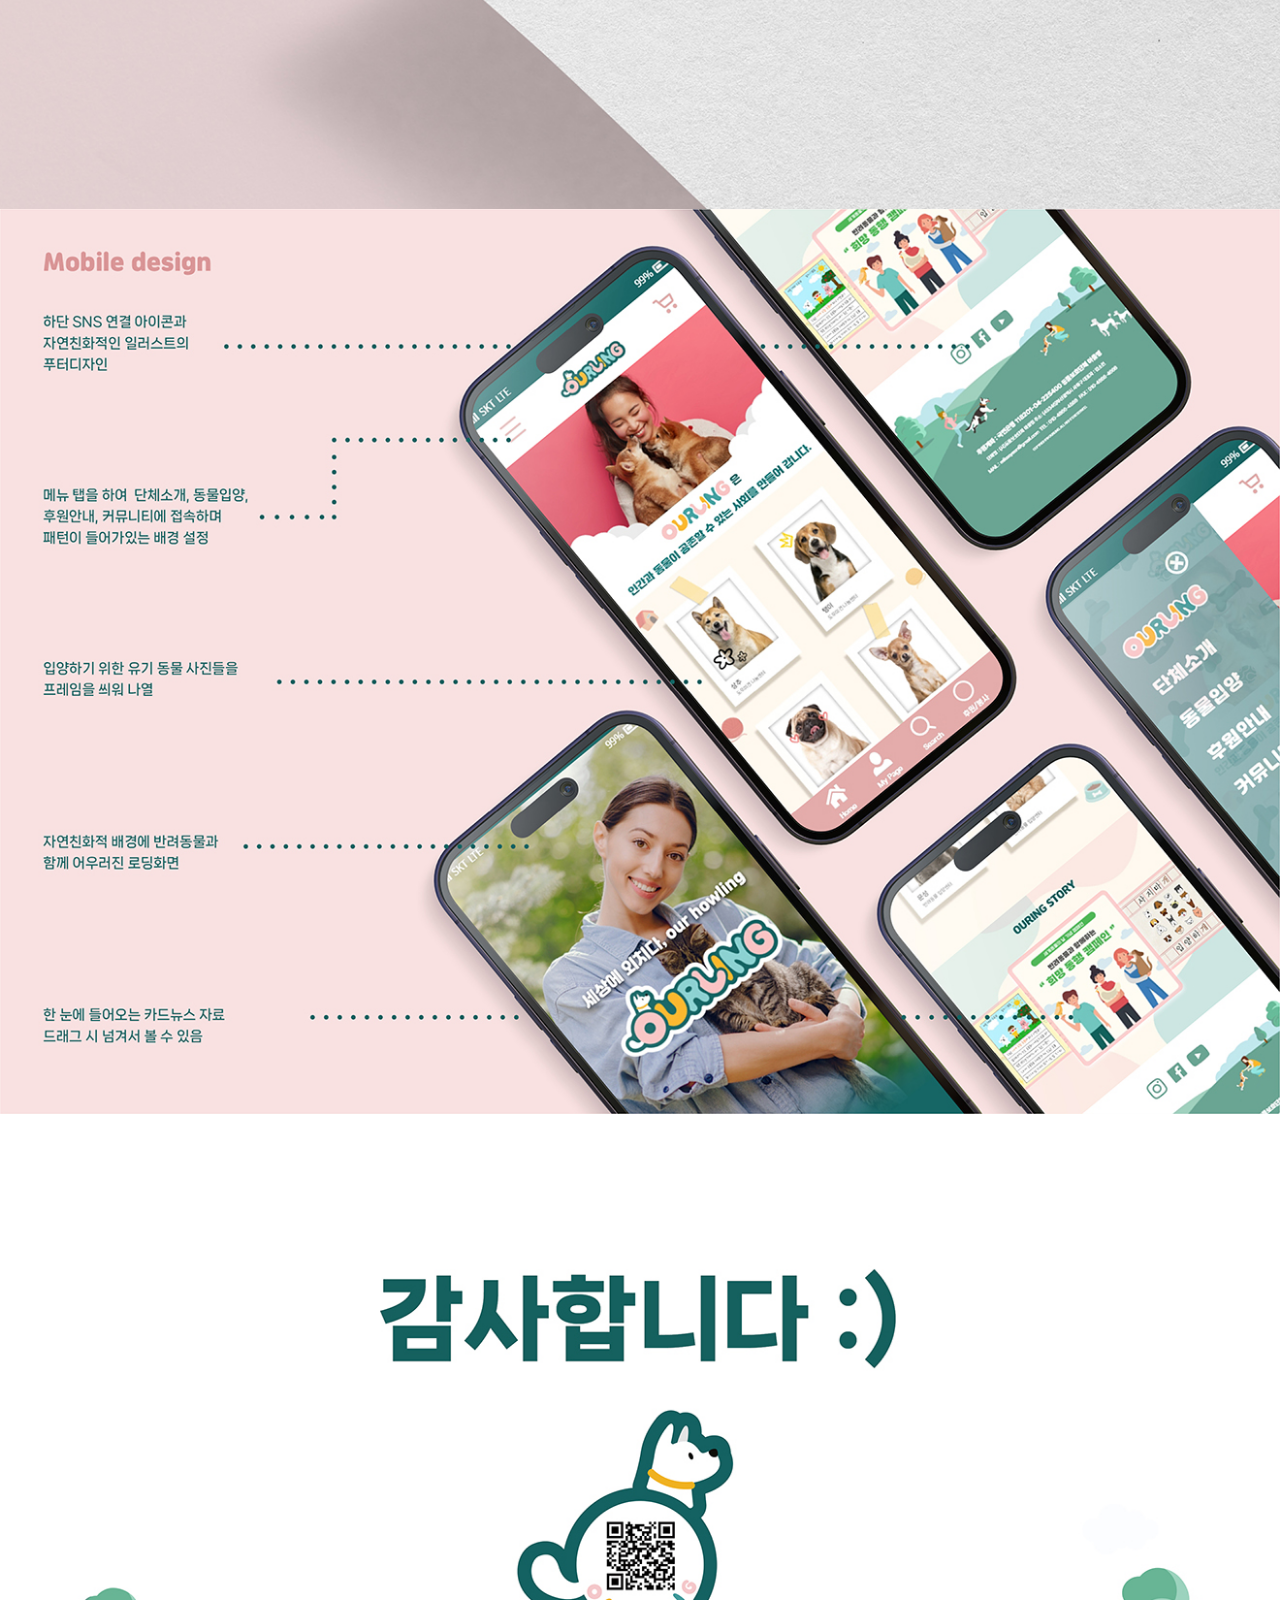
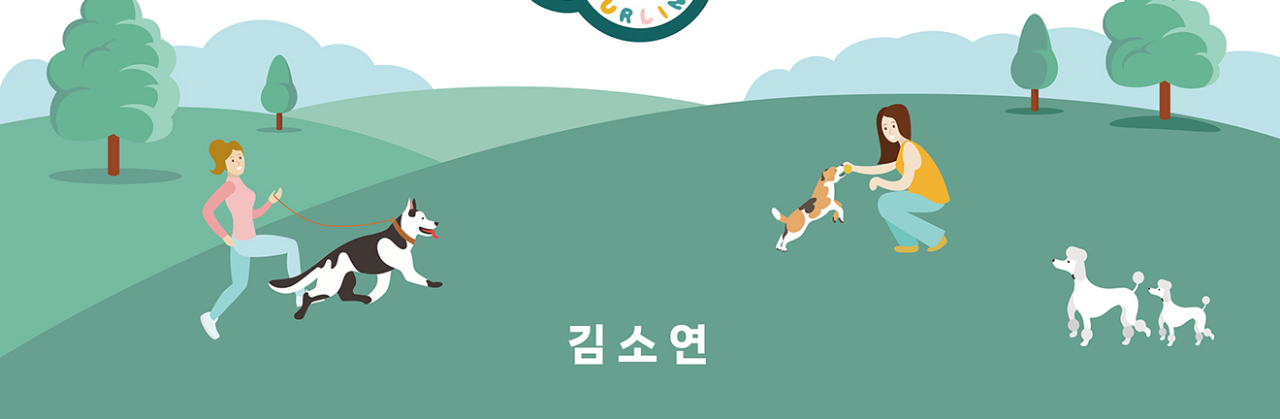
<file: portfolio/mobile_guide/mobile.html>
<!doctype html>
<html>

<head>
	<title>Mobile design</title>
	<meta charset="utf-8">
	<meta name="viewport" content="width=device-width, initial-scale=1">
	<meta http-equiv="X-UA-Compatible" content="IE=edge">
	<link rel="shortcut icon" href="../web_guide/images/favicon.png" type="image/x-icon">
	<style>
		* {
			margin: 0;
			padding: 0;
		}

		a {
			text-decoration: none;
			color: #000;
		}

		img {
			vertical-align: middle;
		}

		body {
			background-color: #fff4f4;
		}

		.fixed_box {
			position: fixed;
			bottom: 40px;
			right: 30px;
			width: 40px;
		}

		#top {
			max-width: 1320px;
			margin: 0 auto;
		}

		#top img {
			width: 100%;
			display: block;
		}
	</style>
</head>

<body>
	<!--완성된 pdf 이미지를 1320크기로 뽑아서, 죽 나열하시면 됩니다!-->
	<div id="top">
		<img src="../mobile_guide/images/1.jpg" class="guide1"><!--가이드 이미지 경로 지정하기-->
		<img src="../mobile_guide/images/39.jpg" class="guide1"><!--가이드 이미지 경로 지정하기-->
		<img src="../mobile_guide/images/40.jpg" class="guide1"><!--가이드 이미지 경로 지정하기-->
		<img src="../mobile_guide/images/41.jpg" class="guide1"><!--가이드 이미지 경로 지정하기-->





	</div>
	<div class="fixed_box">
		<a href="#top" class="top_btn"><!--href부분은 이미지를 감싼 div에 있는 id이름과 동일하게 설정.-->
			<img src="images/top.png" alt="top">
		</a>
	</div>


	<!--이동시 부드럽게 이동시키기 위해 추가한 구문 시작. script쪽 전부 삭제가능.-->
	<script src="https://code.jquery.com/jquery-1.12.4.min.js"
		integrity="sha256-ZosEbRLbNQzLpnKIkEdrPv7lOy9C27hHQ+Xp8a4MxAQ=" crossorigin="anonymous"></script>
	<script>
		$(function () {
			$('a[href*="#"]:not([href="#"])').click(function () {
				if (location.pathname.replace(/^\//, '') == this.pathname.replace(/^\//, '') && location.hostname == this.hostname) {
					var target = $(this.hash);
					target = target.length ? target : $('[name=' + this.hash.slice(1) + ']');
					if (target.length) {
						$('html, body').animate({
							scrollTop: target.offset().top
						}, 500);//움직이는 시간 조정
						return false;
					}
				}
			});
		});
	</script>
	<!--이동시 부드럽게 이동시키기 위해 추가한 구문 끝. 삭제가능.-->
</body>

</html>
</file>
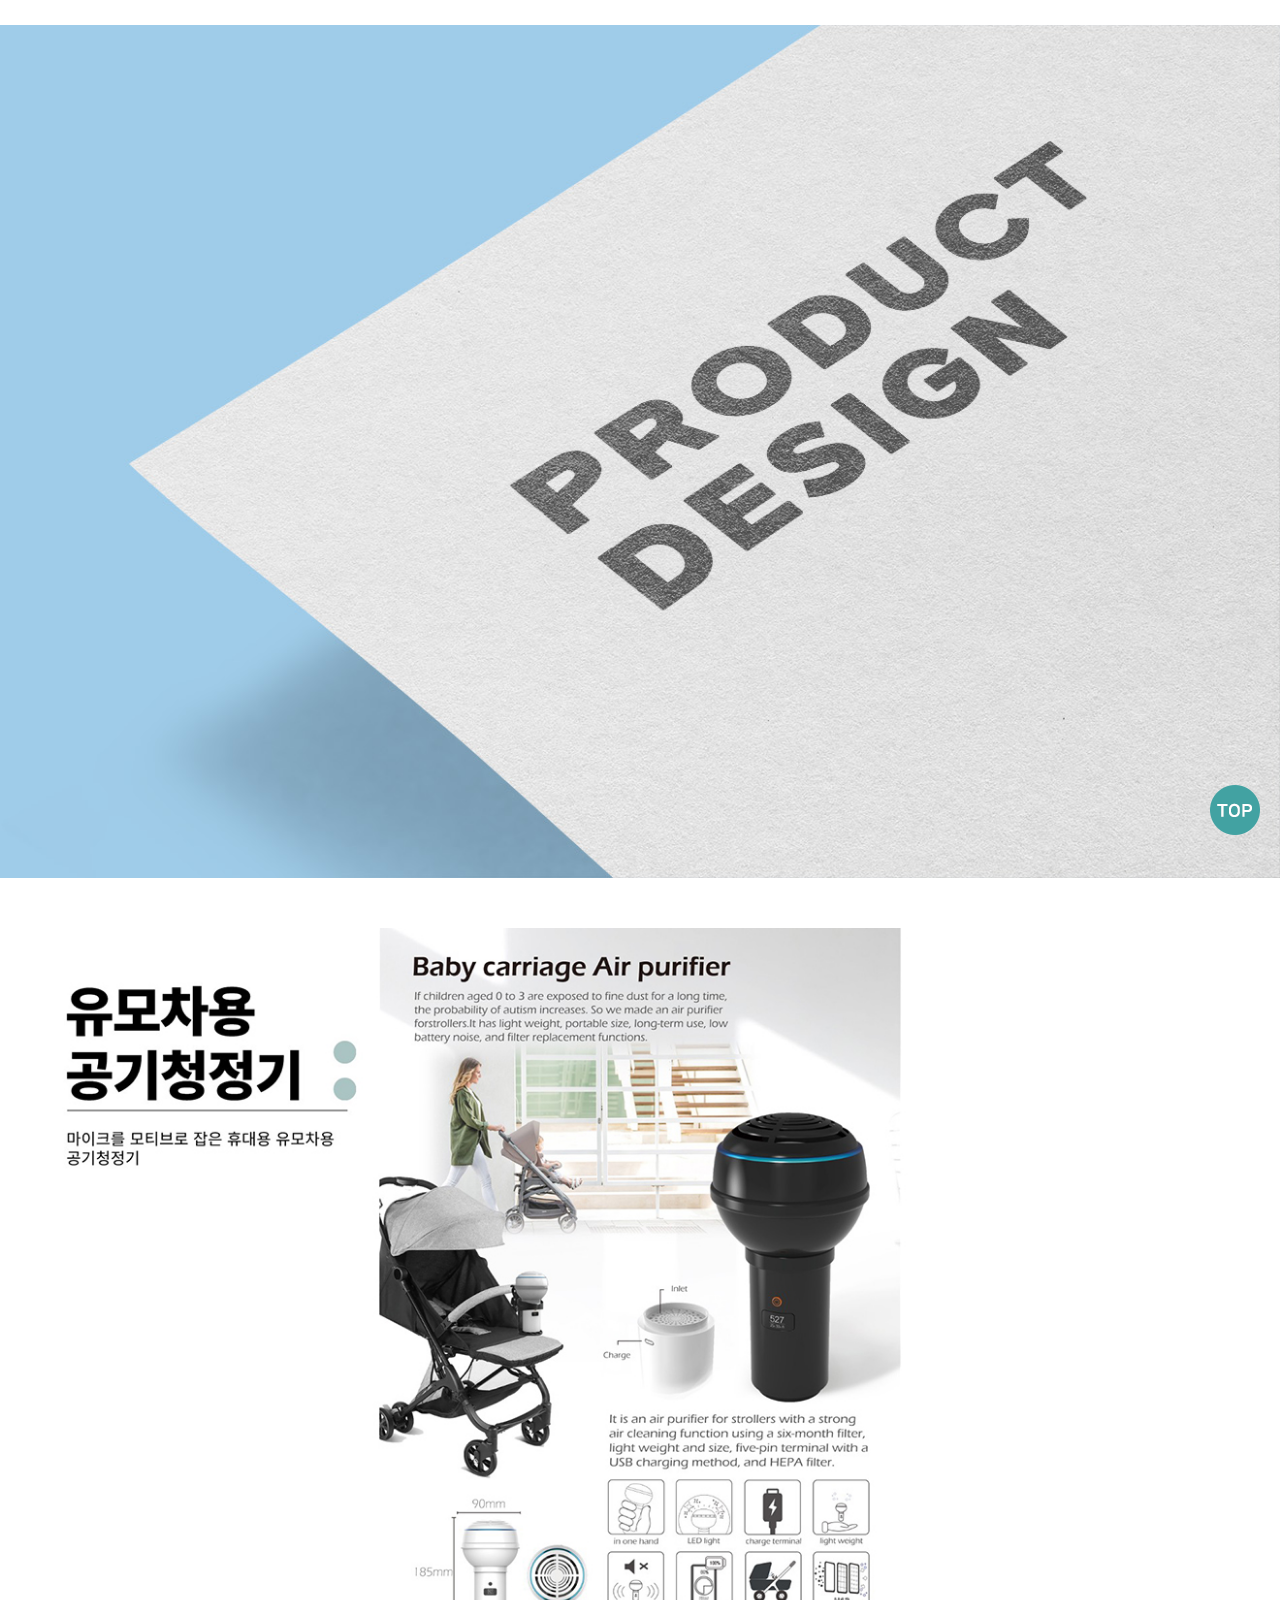
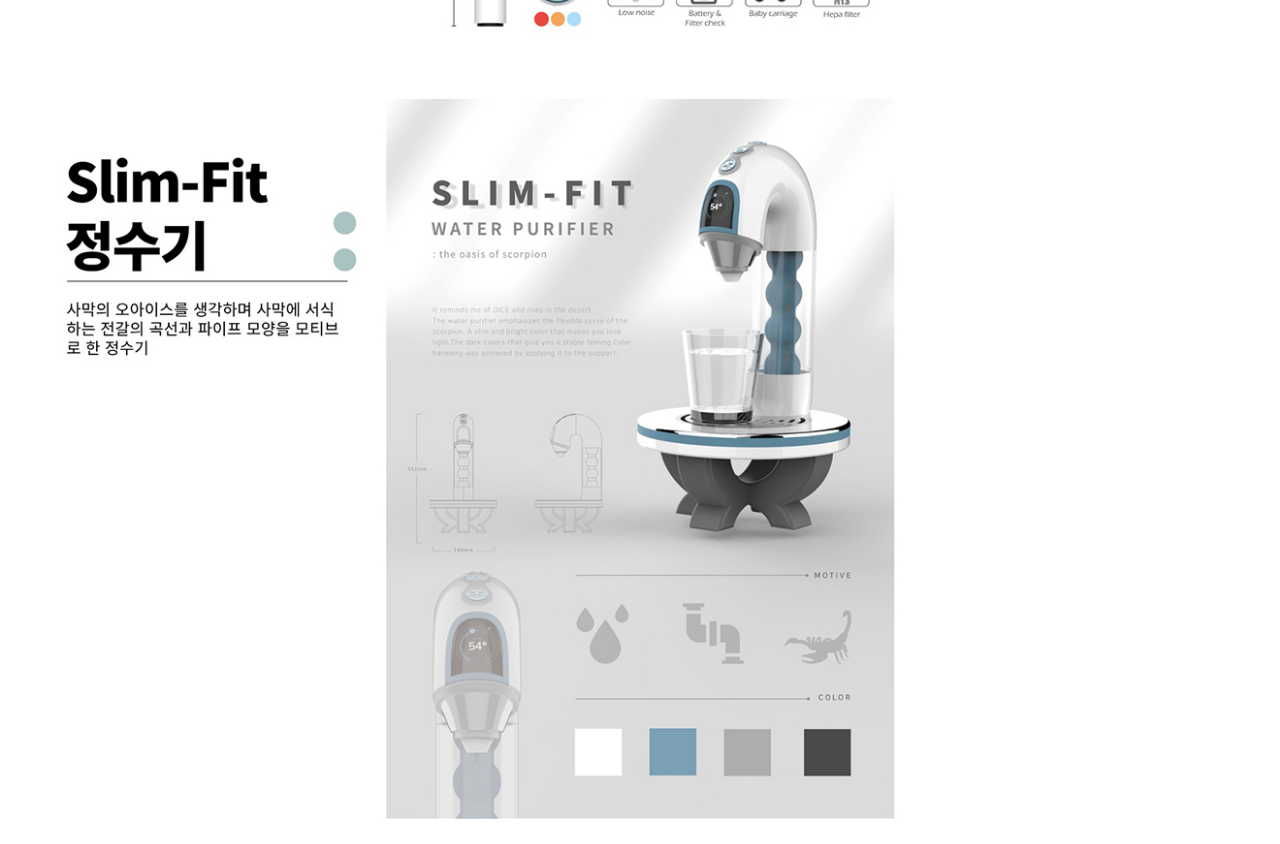
<file: portfolio/product/product.html>
<!doctype html>
<html>

<head>
	<title>Kim so yeon</title>
	<meta charset="utf-8">
	<meta name="viewport" content="width=device-width, initial-scale=1">
	<meta http-equiv="X-UA-Compatible" content="IE=edge">
	<link rel="shortcut icon" href="../product/images/favicon.png" type="image/x-icon">
	<style>
		* {
			margin: 0;
			padding: 0;
		}

		a {
			text-decoration: none;
			color: #000;
		}

		img {
			vertical-align: middle;
			padding: 25px 0;
		}

		.fixed_box {
			position: fixed;
			bottom: 40px;
			right: 30px;
			width: 40px;
		}

		#top {
			max-width: 1320px;
			margin: 0 auto;
		}

		#top img {
			width: 100%;
			display: block;
		}
	</style>
</head>

<body>
	<!--완성된 pdf 이미지를 1320크기로 뽑아서, 죽 나열하시면 됩니다!-->
	<div id="top">
		<img src="../product/images/v1060-mockups-01-a.jpg" class="guide1"><!--가이드 이미지 경로 지정하기-->
		<img src="../product/images/11.jpg" class="guide1"><!--가이드 이미지 경로 지정하기-->
		<img src="../product/images/12.jpg" class="guide1"><!--가이드 이미지 경로 지정하기-->



	</div>
	<div class="fixed_box">
		<a href="#top" class="top_btn"><!--href부분은 이미지를 감싼 div에 있는 id이름과 동일하게 설정.-->
			<img src="images/top.png" alt="top">
		</a>
	</div>


	<!--이동시 부드럽게 이동시키기 위해 추가한 구문 시작. script쪽 전부 삭제가능.-->
	<script src="https://code.jquery.com/jquery-1.12.4.min.js"
		integrity="sha256-ZosEbRLbNQzLpnKIkEdrPv7lOy9C27hHQ+Xp8a4MxAQ=" crossorigin="anonymous"></script>
	<script>
		$(function () {
			$('a[href*="#"]:not([href="#"])').click(function () {
				if (location.pathname.replace(/^\//, '') == this.pathname.replace(/^\//, '') && location.hostname == this.hostname) {
					var target = $(this.hash);
					target = target.length ? target : $('[name=' + this.hash.slice(1) + ']');
					if (target.length) {
						$('html, body').animate({
							scrollTop: target.offset().top
						}, 500);//움직이는 시간 조정
						return false;
					}
				}
			});
		});
	</script>
	<!--이동시 부드럽게 이동시키기 위해 추가한 구문 끝. 삭제가능.-->
</body>

</html>
</file>
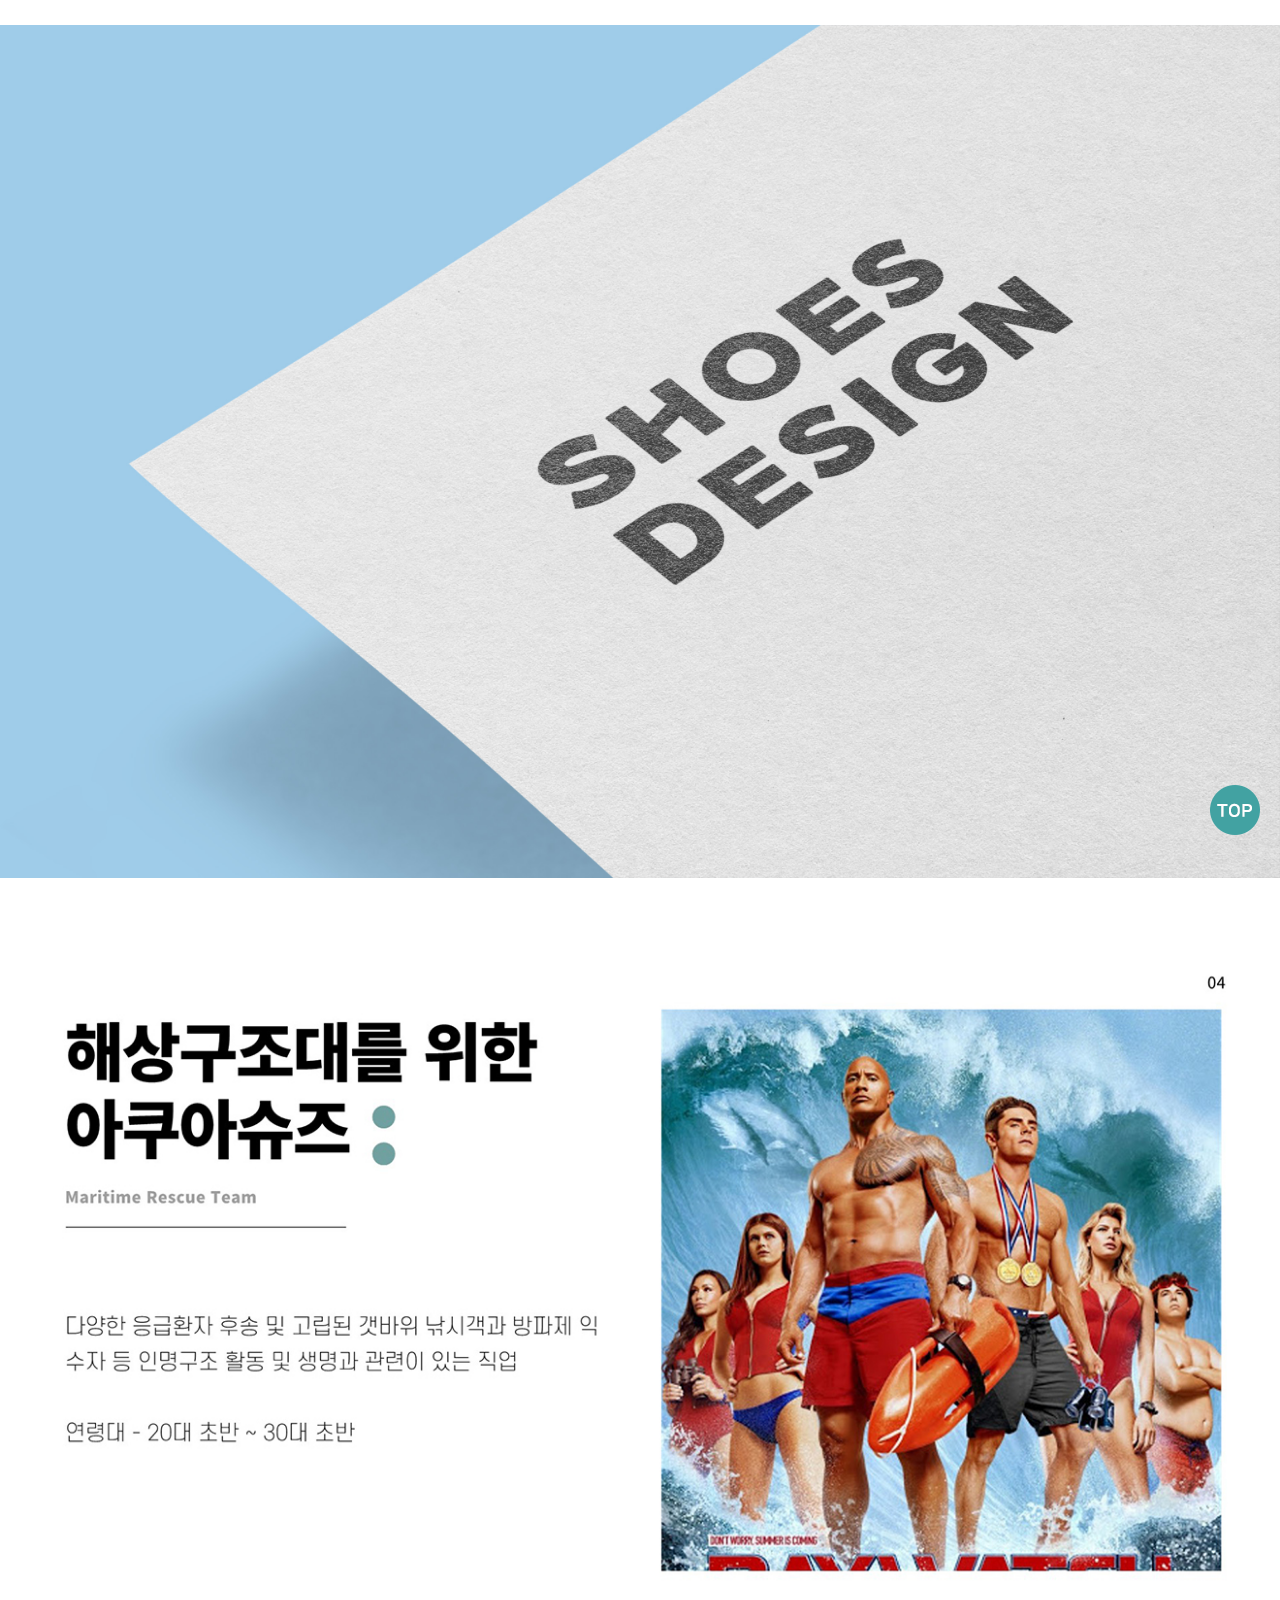
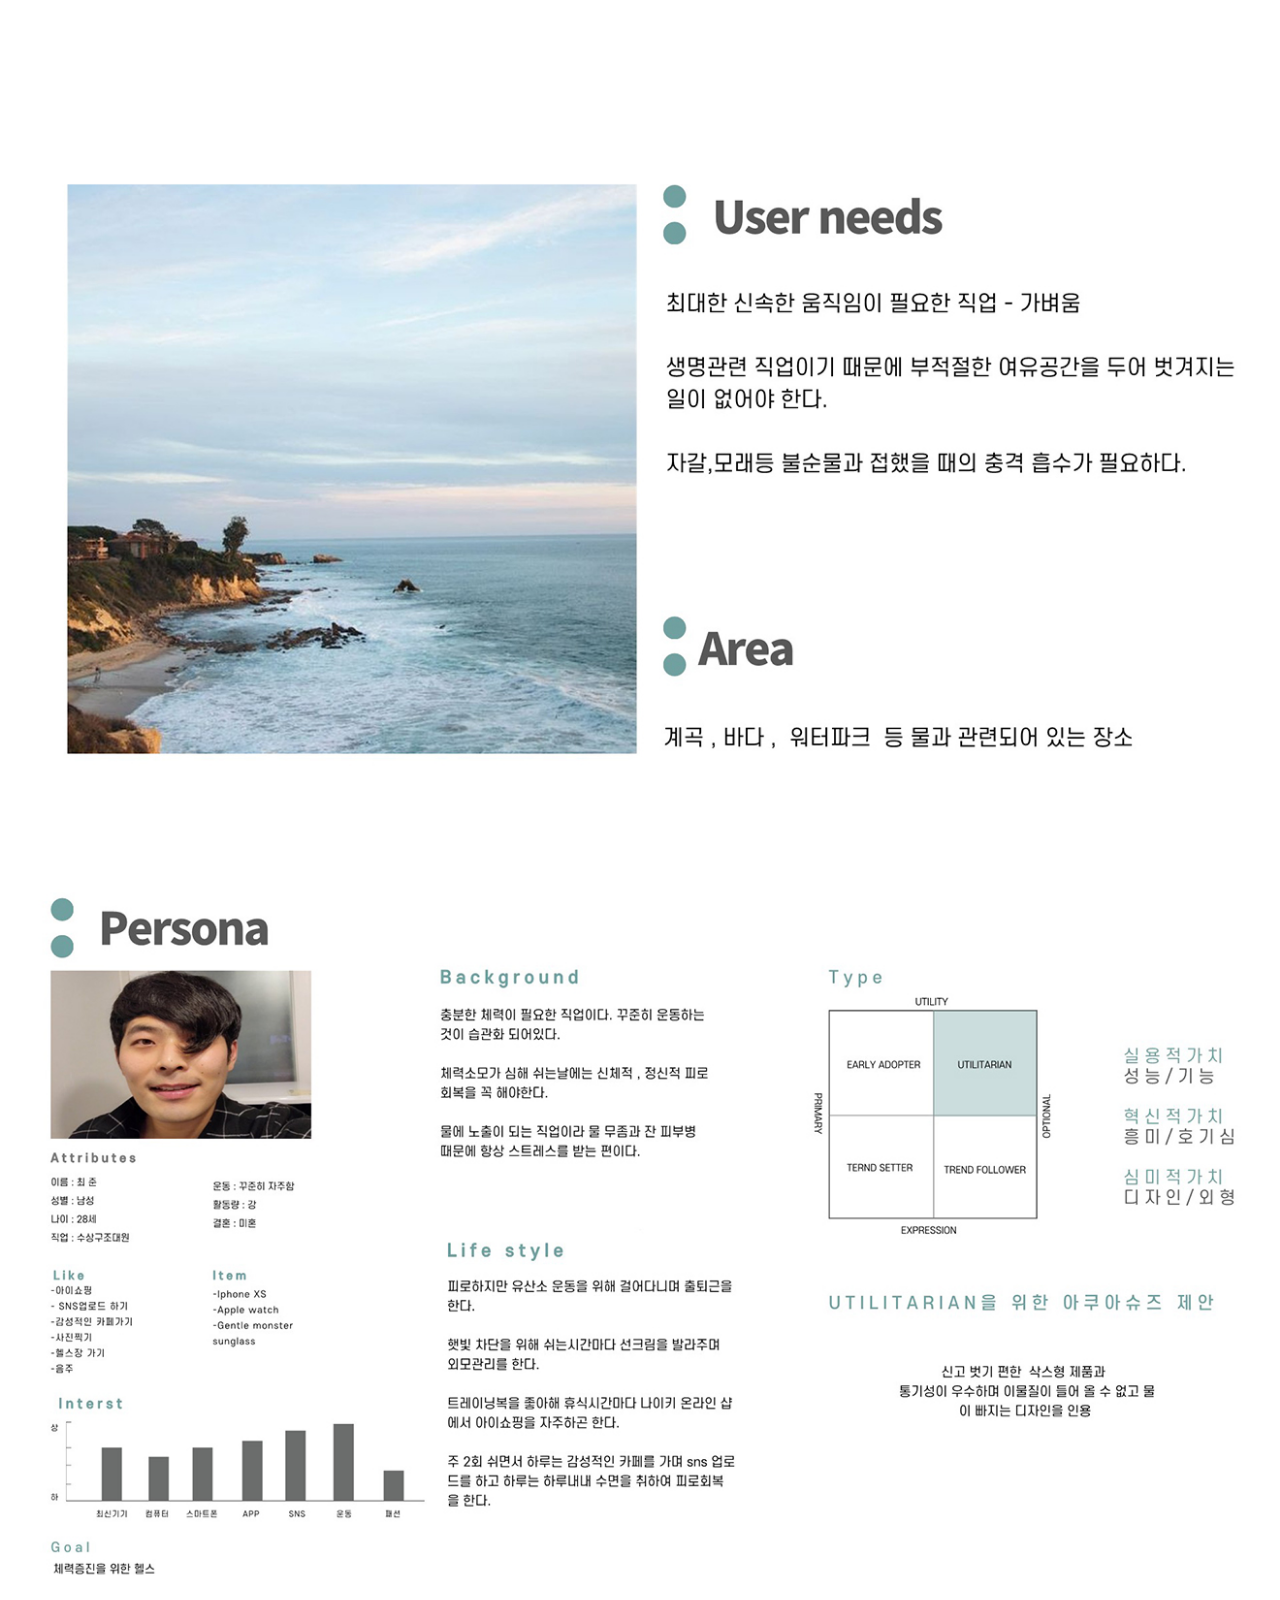
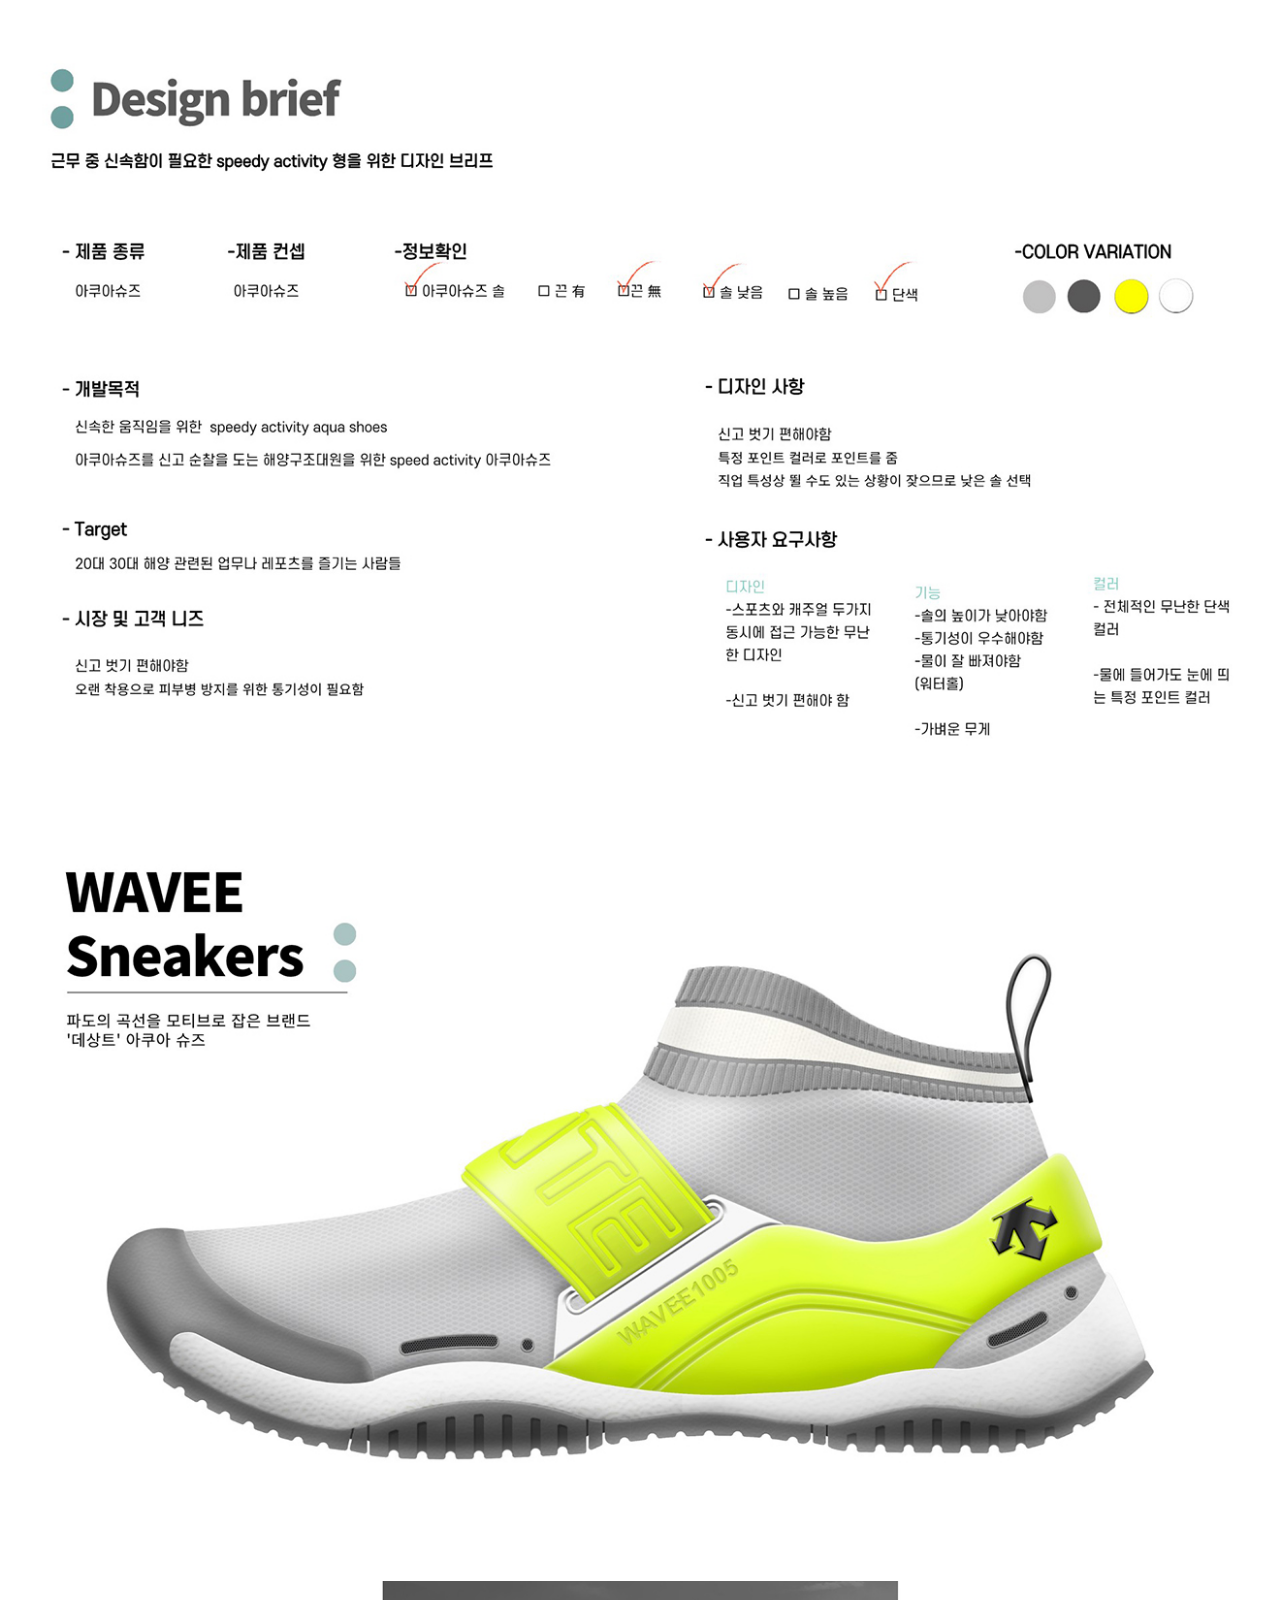
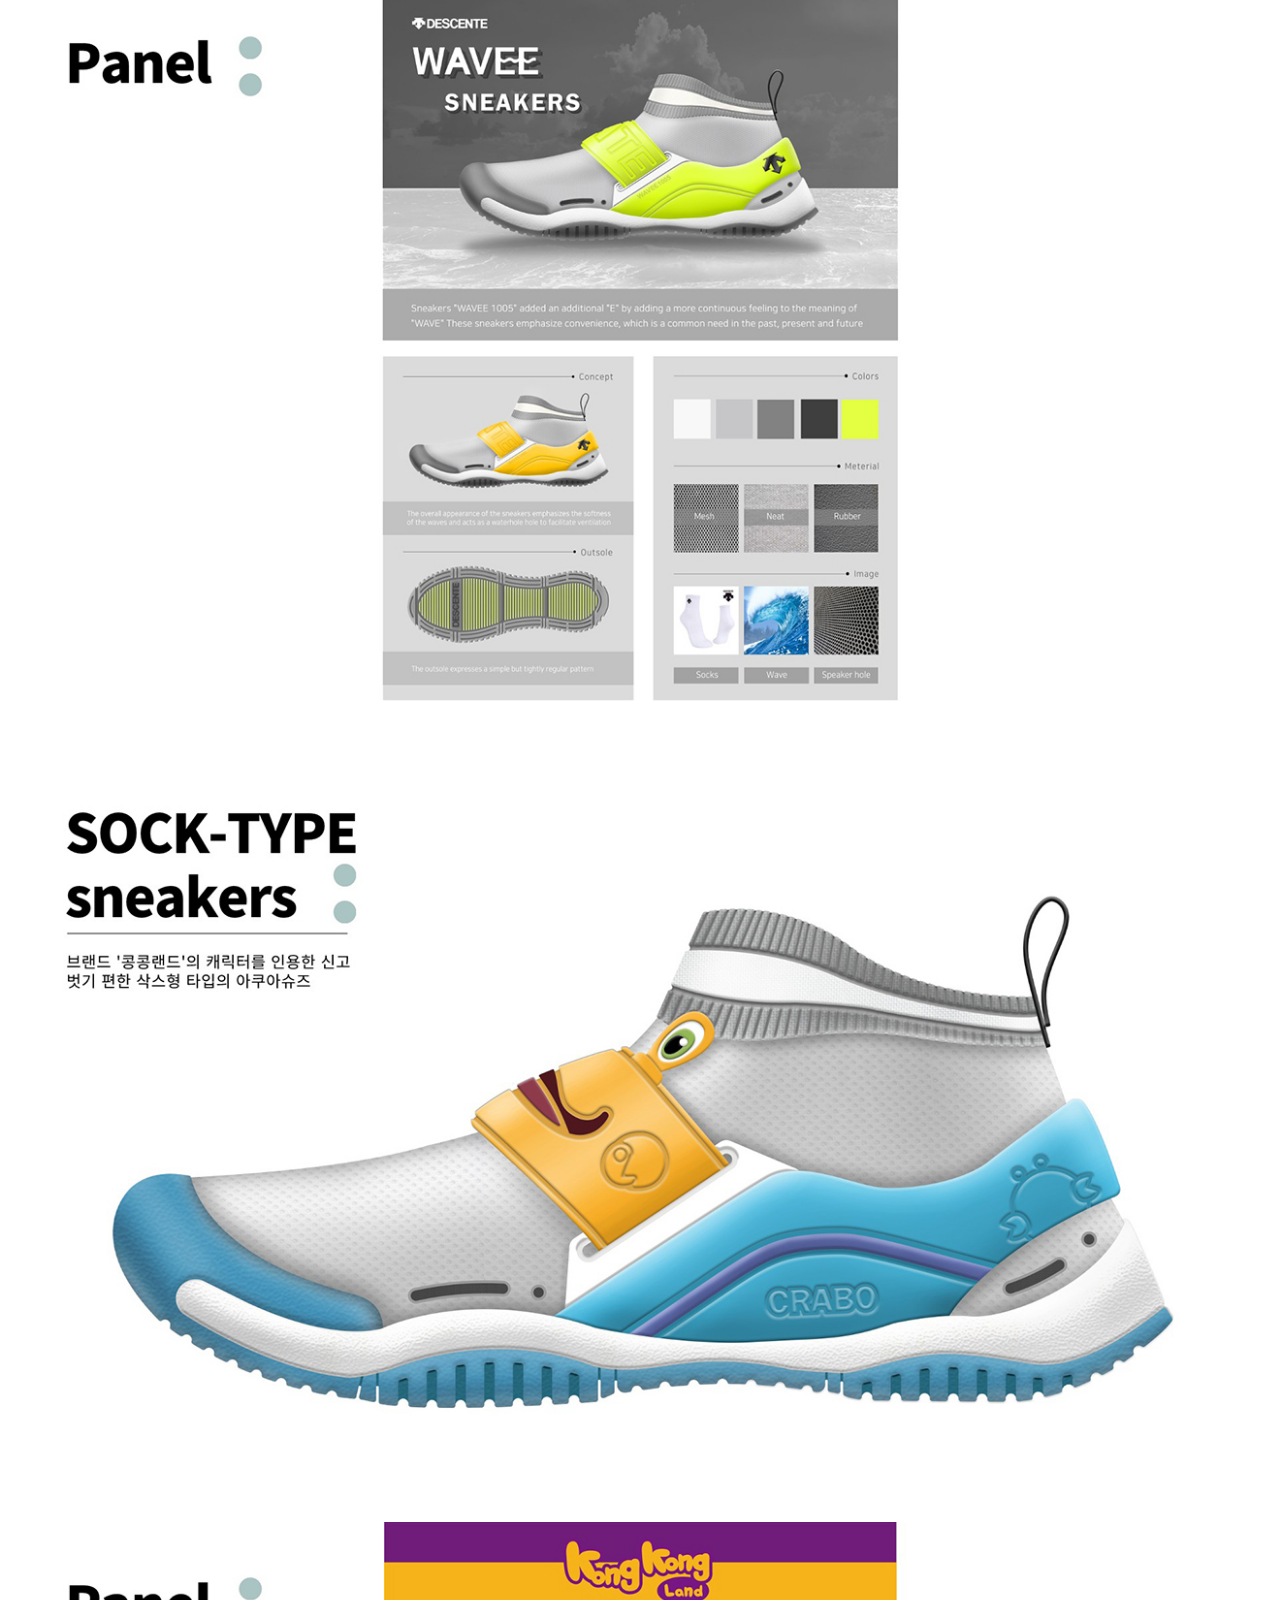
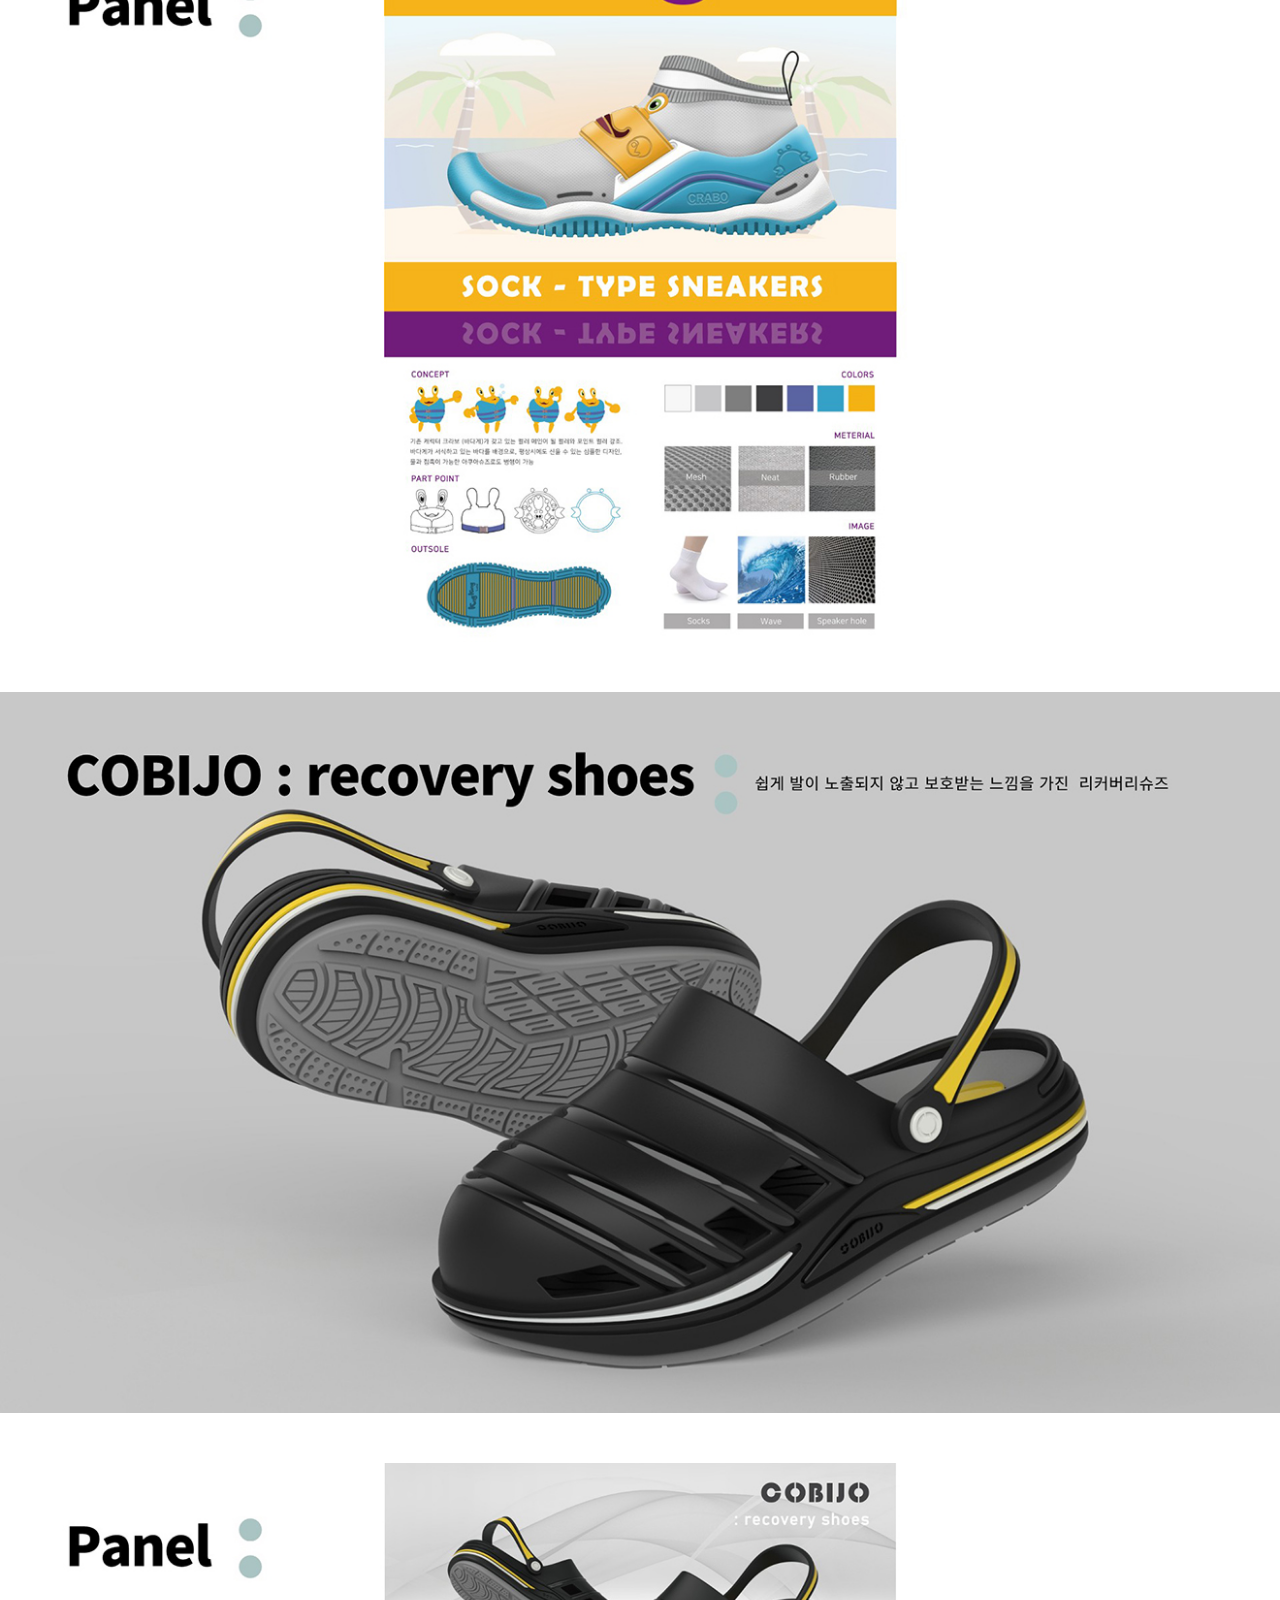
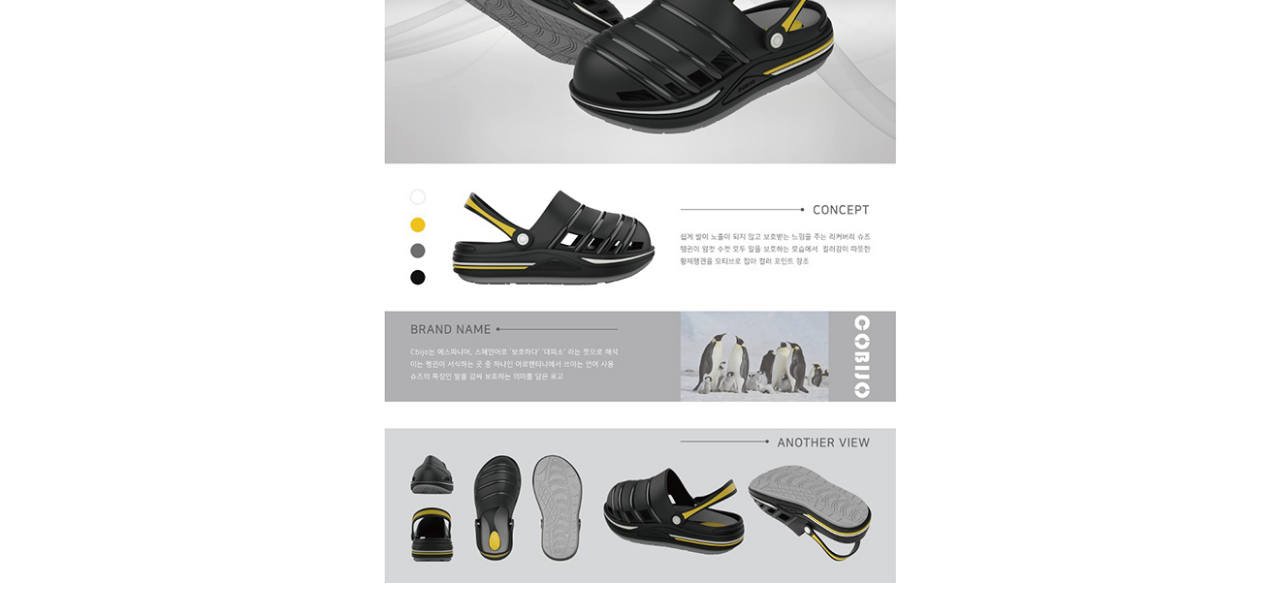
<file: portfolio/shoe/shoe.html>
<!doctype html>
<html>

<head>
	<title>Kim so yeon</title>
	<meta charset="utf-8">
	<meta name="viewport" content="width=device-width, initial-scale=1">
	<meta http-equiv="X-UA-Compatible" content="IE=edge">
	<link rel="shortcut icon" href="../shoe/images/favicon.png" type="image/x-icon">
	<style>
		* {
			margin: 0;
			padding: 0;
		}

		a {
			text-decoration: none;
			color: #000;
		}

		img {
			vertical-align: middle;
			padding: 25px 0;
		}

		.fixed_box {
			position: fixed;
			bottom: 40px;
			right: 30px;
			width: 40px;
		}

		#top {
			max-width: 1320px;
			margin: 0 auto;
		}

		#top img {
			width: 100%;
			display: block;
		}
	</style>
</head>

<body>
	<!--완성된 pdf 이미지를 1320크기로 뽑아서, 죽 나열하시면 됩니다!-->
	<div id="top">
		<img src="../shoe/images/0.jpg" class="guide1"><!--가이드 이미지 경로 지정하기-->
		<img src="../shoe/images/1.jpg" class="guide1"><!--가이드 이미지 경로 지정하기-->
		<img src="../shoe/images/2.jpg" class="guide1"><!--가이드 이미지 경로 지정하기-->
		<img src="../shoe/images/3.jpg" class="guide1"><!--가이드 이미지 경로 지정하기-->
		<img src="../shoe/images/4.jpg" class="guide1"><!--가이드 이미지 경로 지정하기-->
		<img src="../shoe/images/5.jpg" class="guide1"><!--가이드 이미지 경로 지정하기-->
		<img src="../shoe/images/6.jpg" class="guide1"><!--가이드 이미지 경로 지정하기-->
		<img src="../shoe/images/7.jpg" class="guide1"><!--가이드 이미지 경로 지정하기-->
		<img src="../shoe/images/8.jpg" class="guide1"><!--가이드 이미지 경로 지정하기-->
		<img src="../shoe/images/9.jpg" class="guide1"><!--가이드 이미지 경로 지정하기-->
		<img src="../shoe/images/10.jpg" class="guide1"><!--가이드 이미지 경로 지정하기-->




	</div>
	<div class="fixed_box">
		<a href="#top" class="top_btn"><!--href부분은 이미지를 감싼 div에 있는 id이름과 동일하게 설정.-->
			<img src="images/top.png" alt="top">
		</a>
	</div>


	<!--이동시 부드럽게 이동시키기 위해 추가한 구문 시작. script쪽 전부 삭제가능.-->
	<script src="https://code.jquery.com/jquery-1.12.4.min.js"
		integrity="sha256-ZosEbRLbNQzLpnKIkEdrPv7lOy9C27hHQ+Xp8a4MxAQ=" crossorigin="anonymous"></script>
	<script>
		$(function () {
			$('a[href*="#"]:not([href="#"])').click(function () {
				if (location.pathname.replace(/^\//, '') == this.pathname.replace(/^\//, '') && location.hostname == this.hostname) {
					var target = $(this.hash);
					target = target.length ? target : $('[name=' + this.hash.slice(1) + ']');
					if (target.length) {
						$('html, body').animate({
							scrollTop: target.offset().top
						}, 500);//움직이는 시간 조정
						return false;
					}
				}
			});
		});
	</script>
	<!--이동시 부드럽게 이동시키기 위해 추가한 구문 끝. 삭제가능.-->
</body>

</html>
</file>
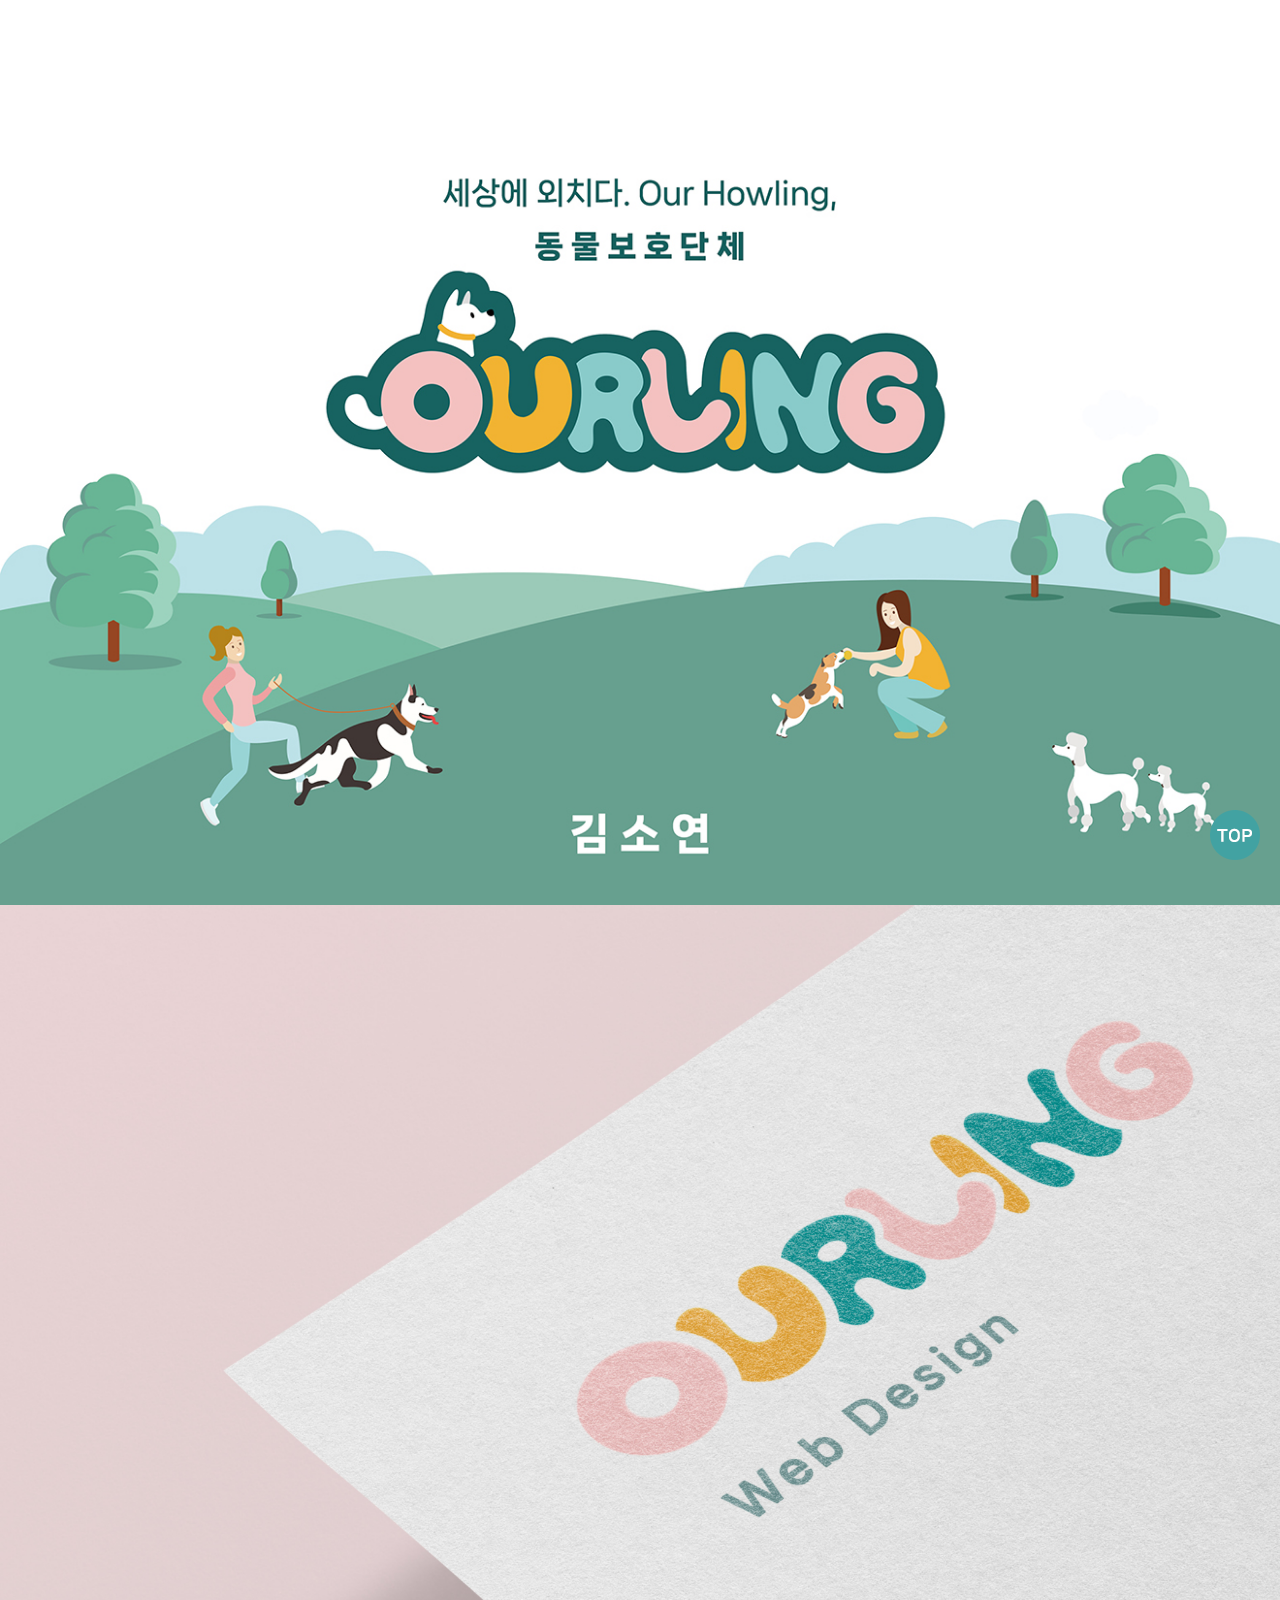
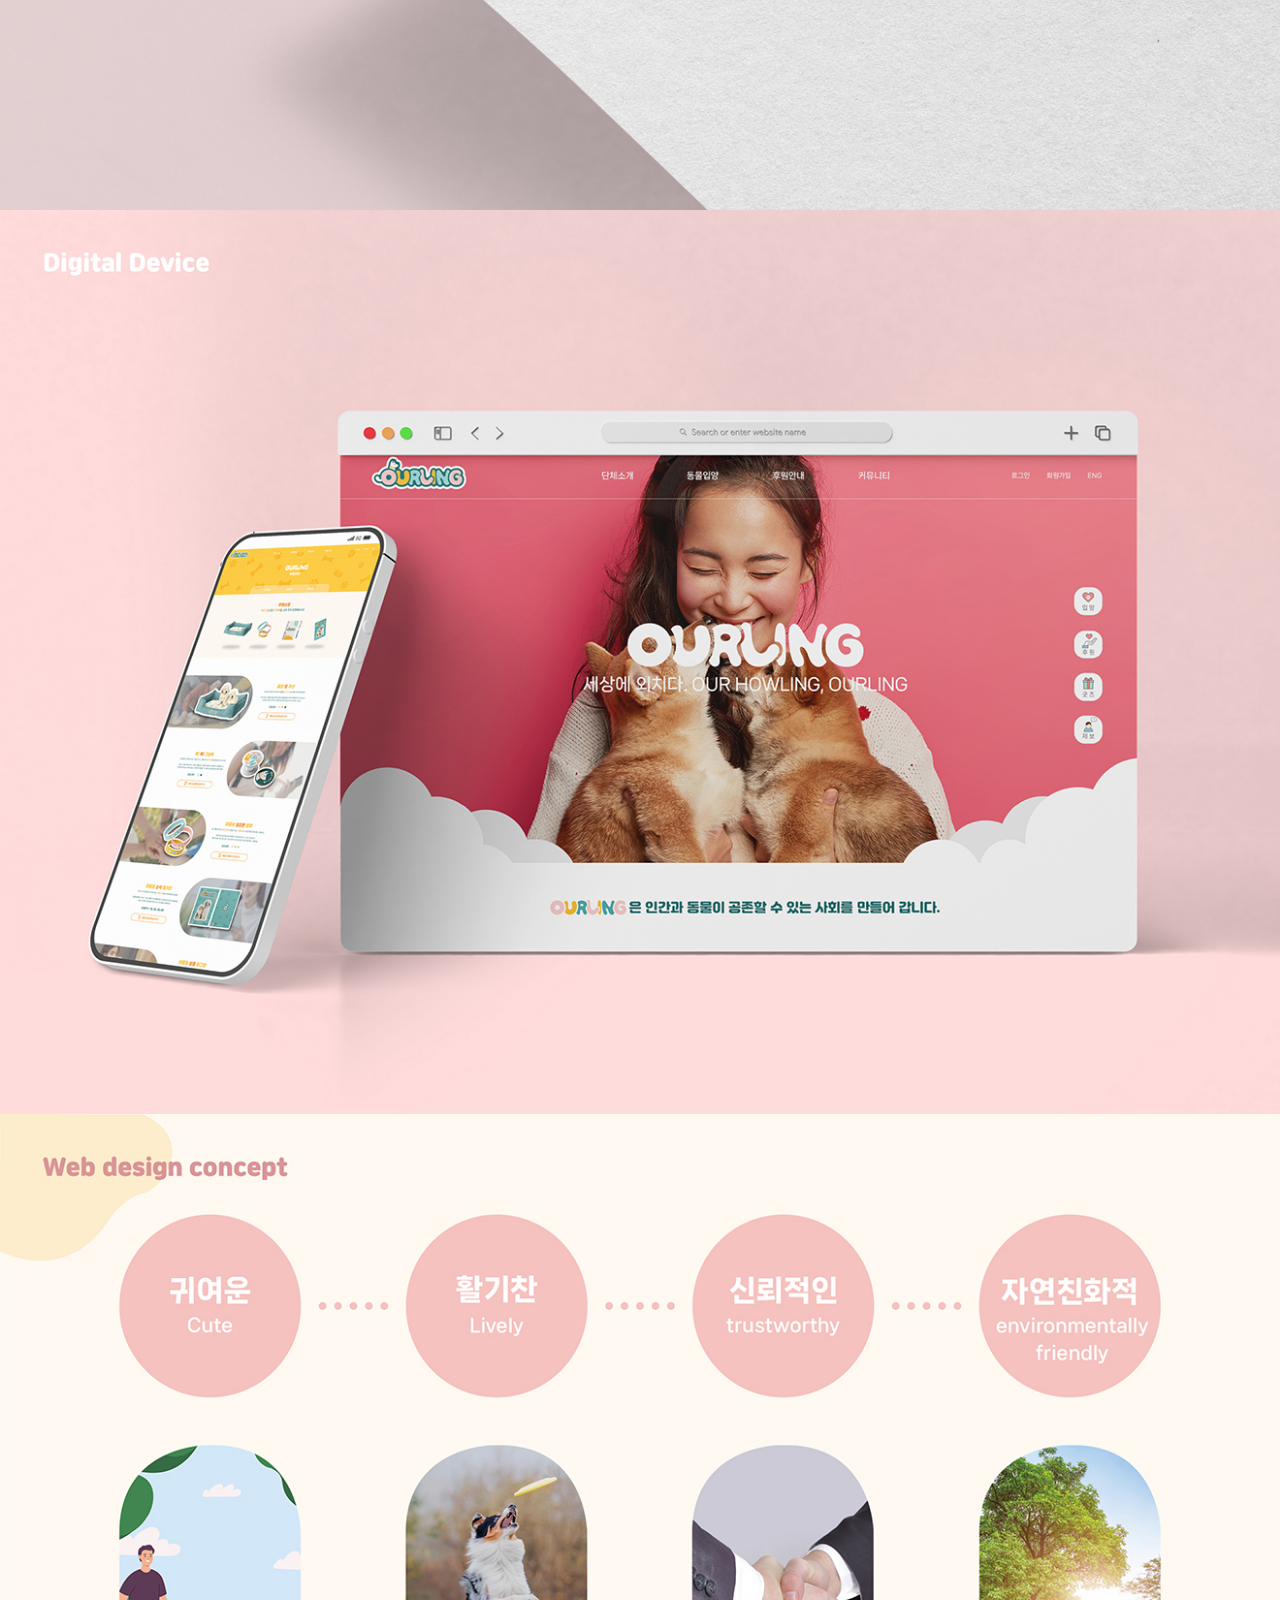
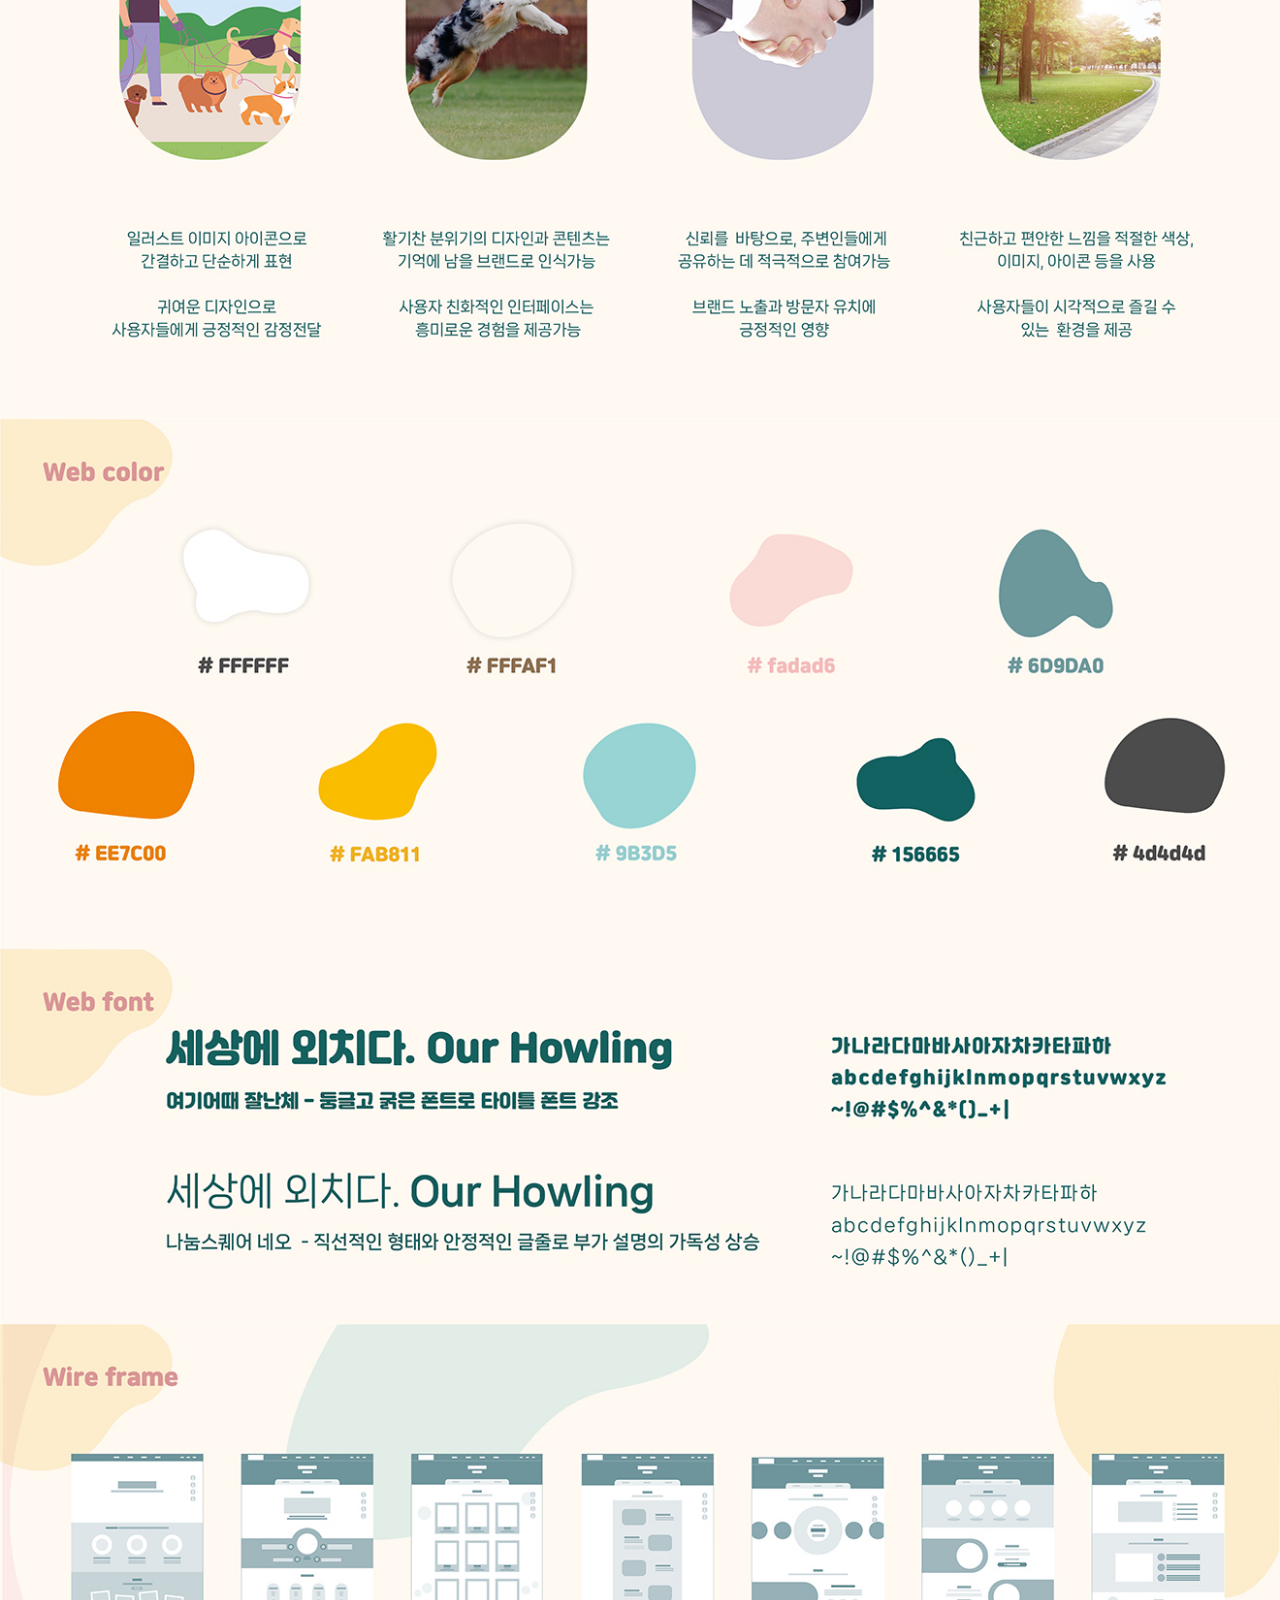
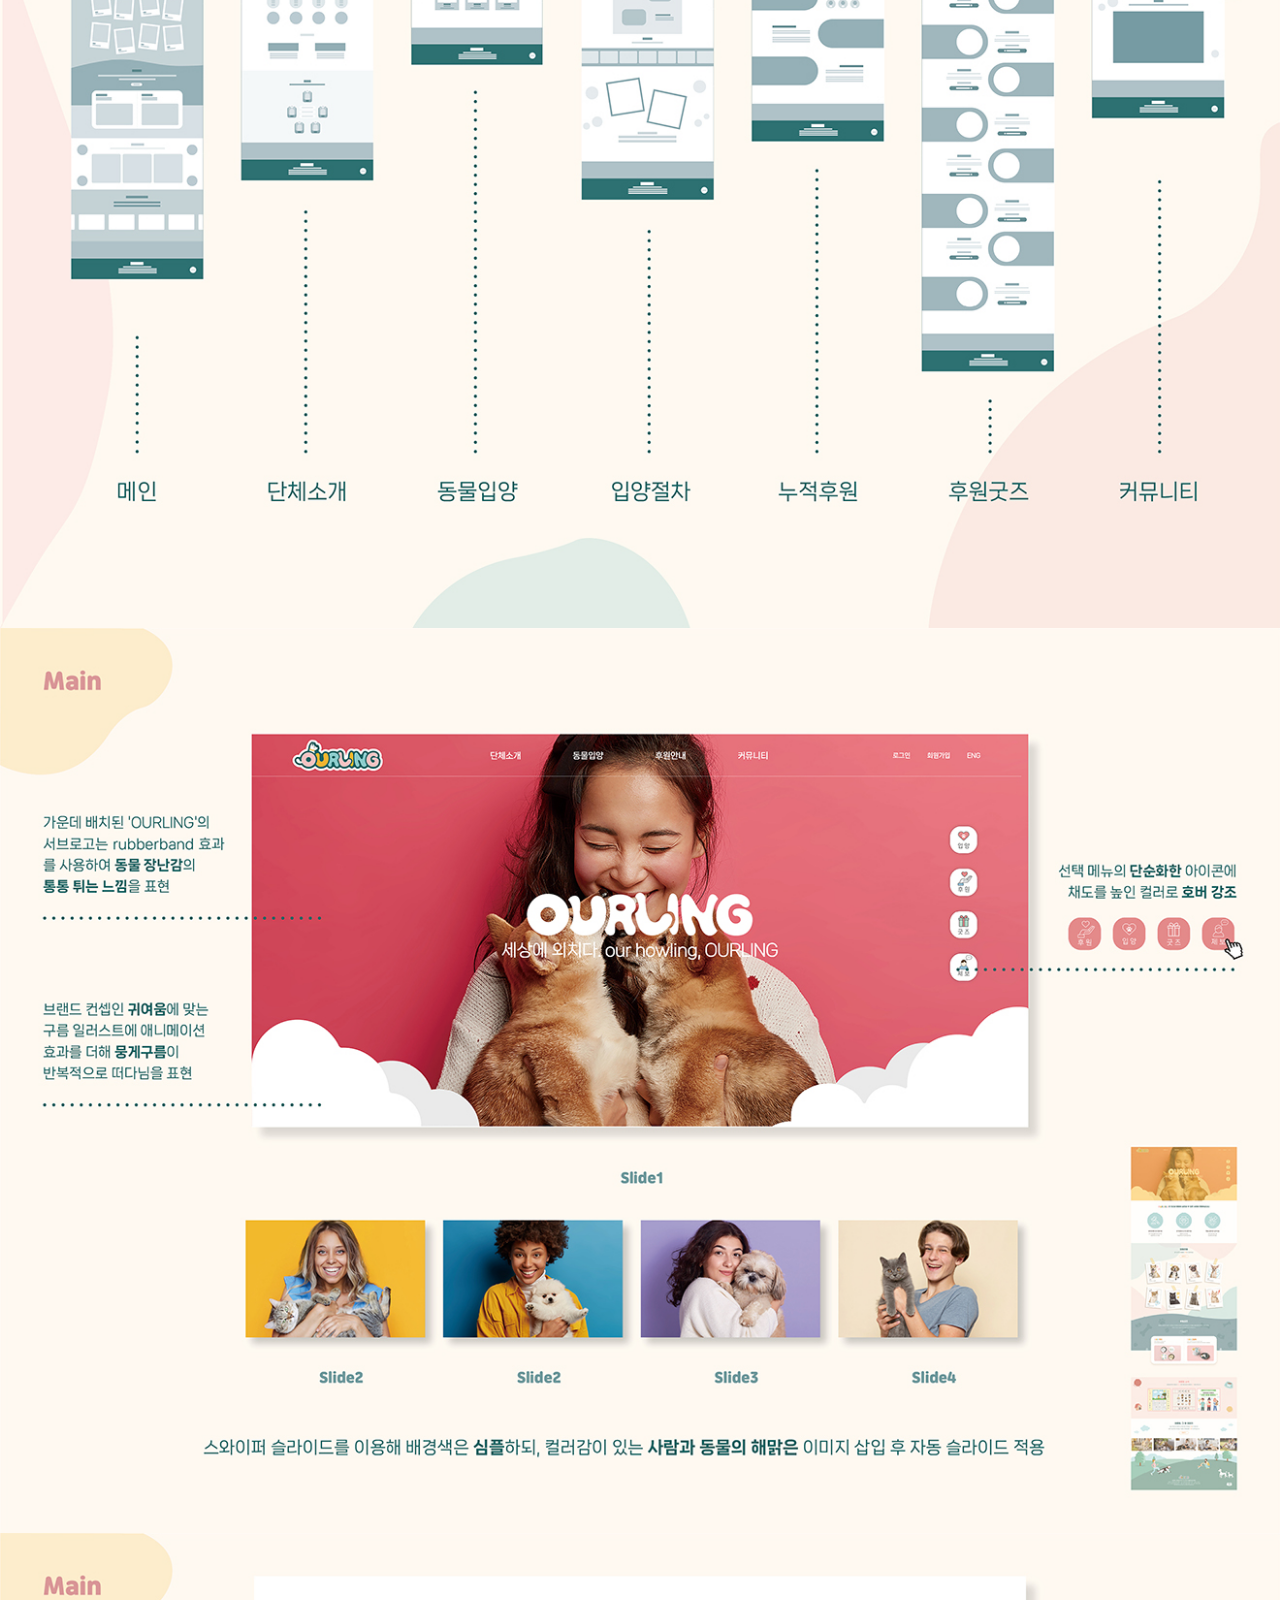
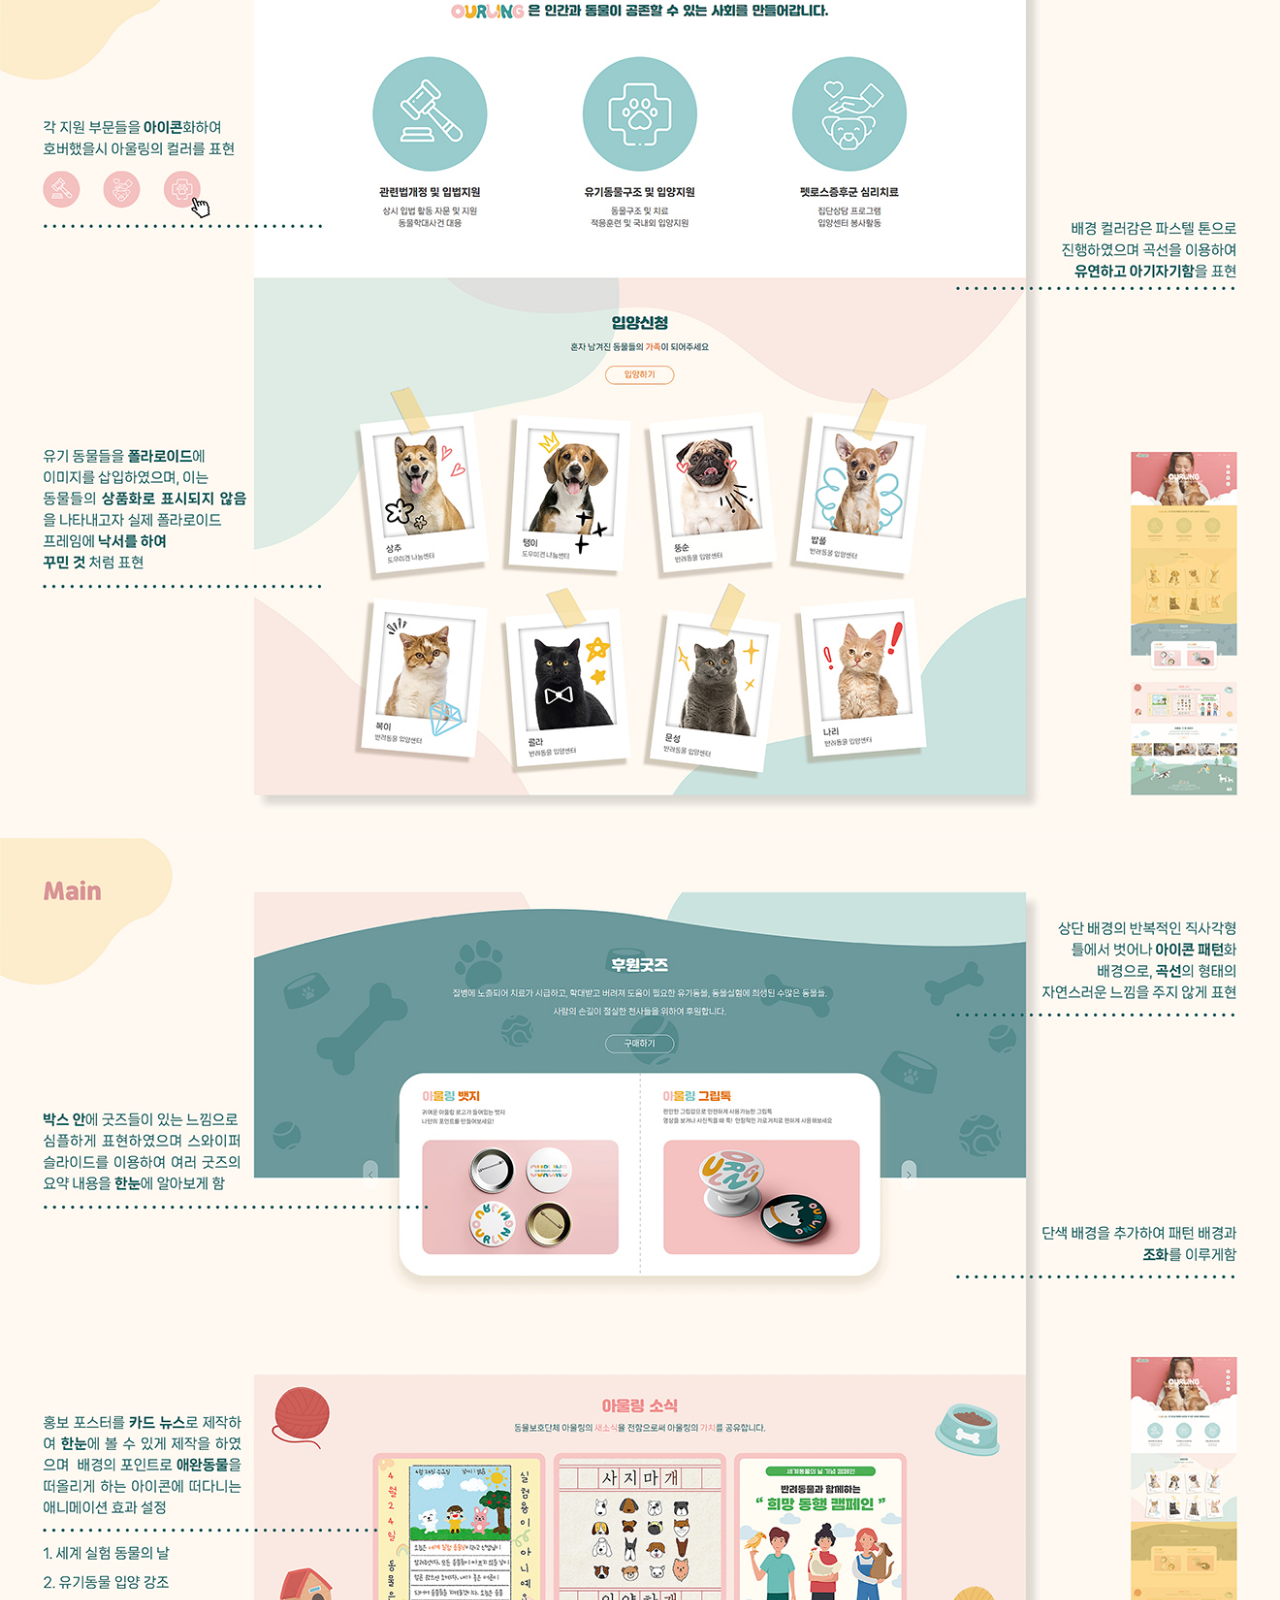
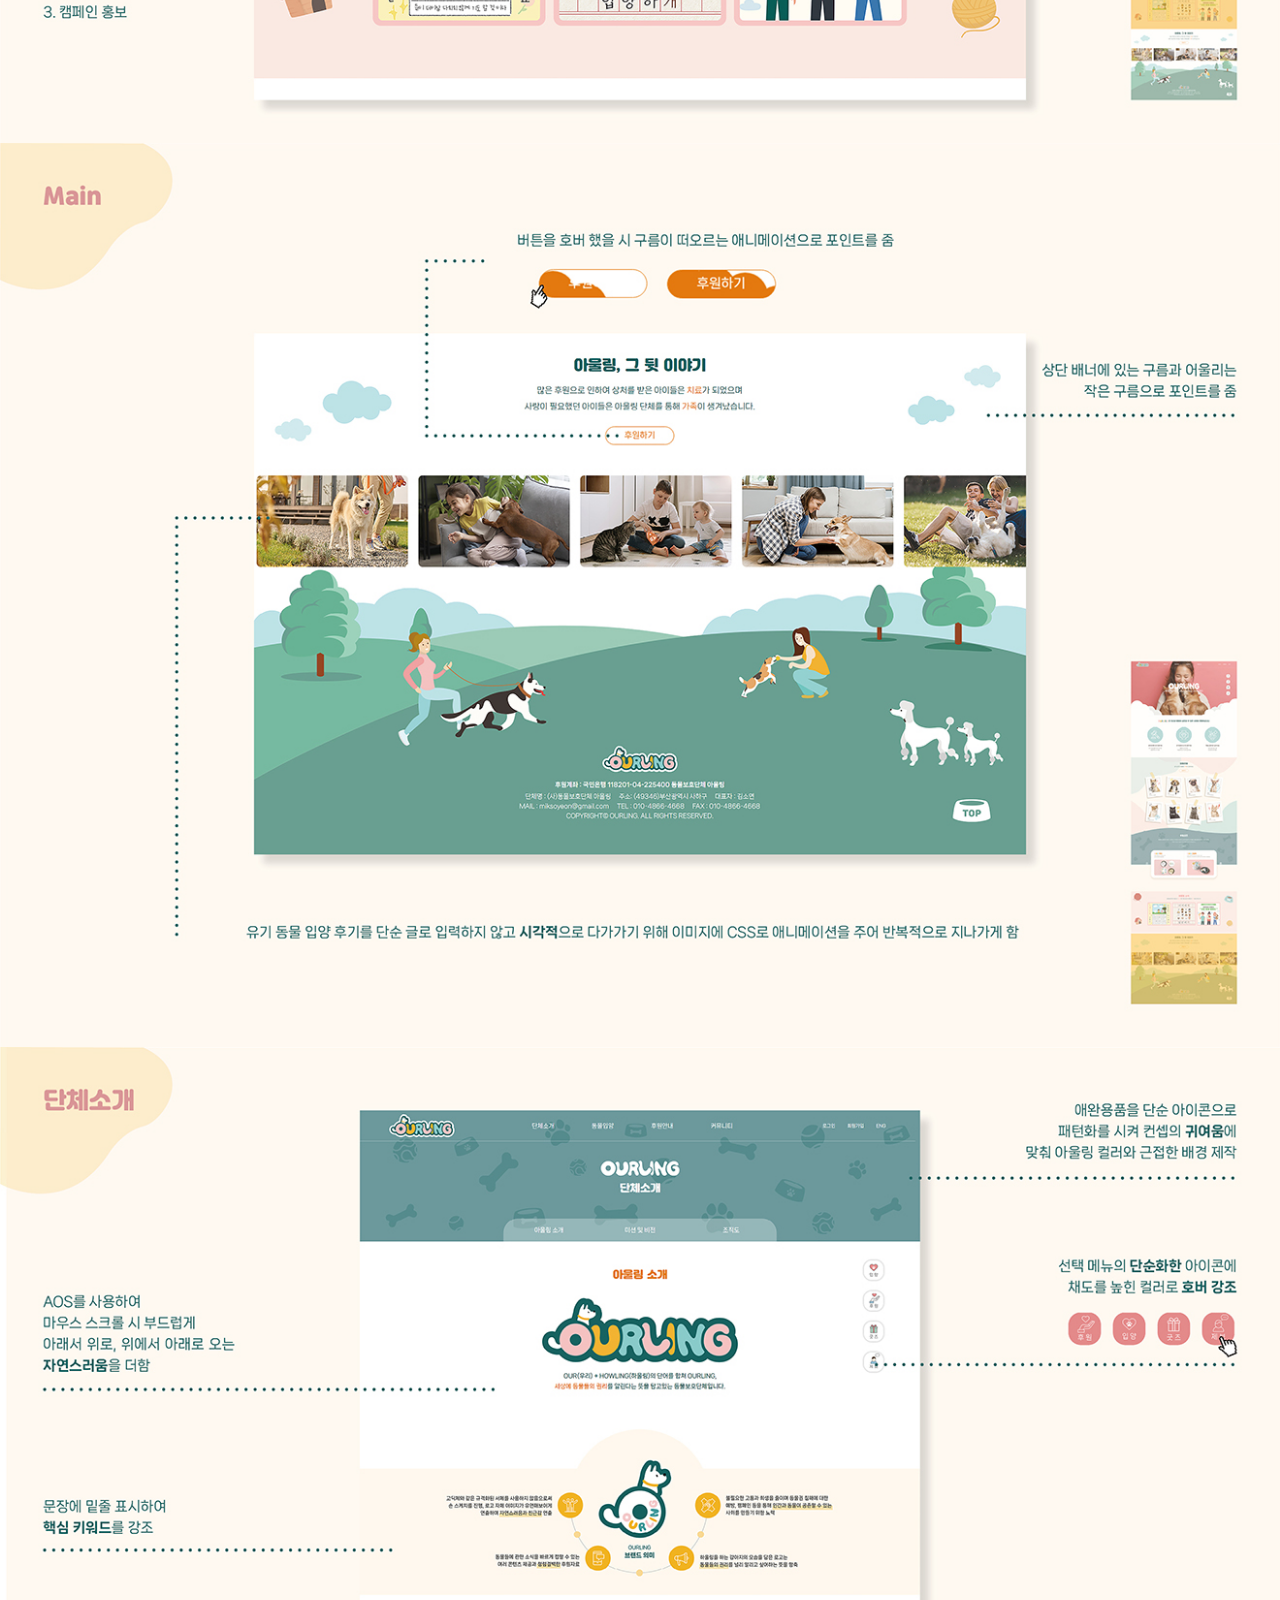
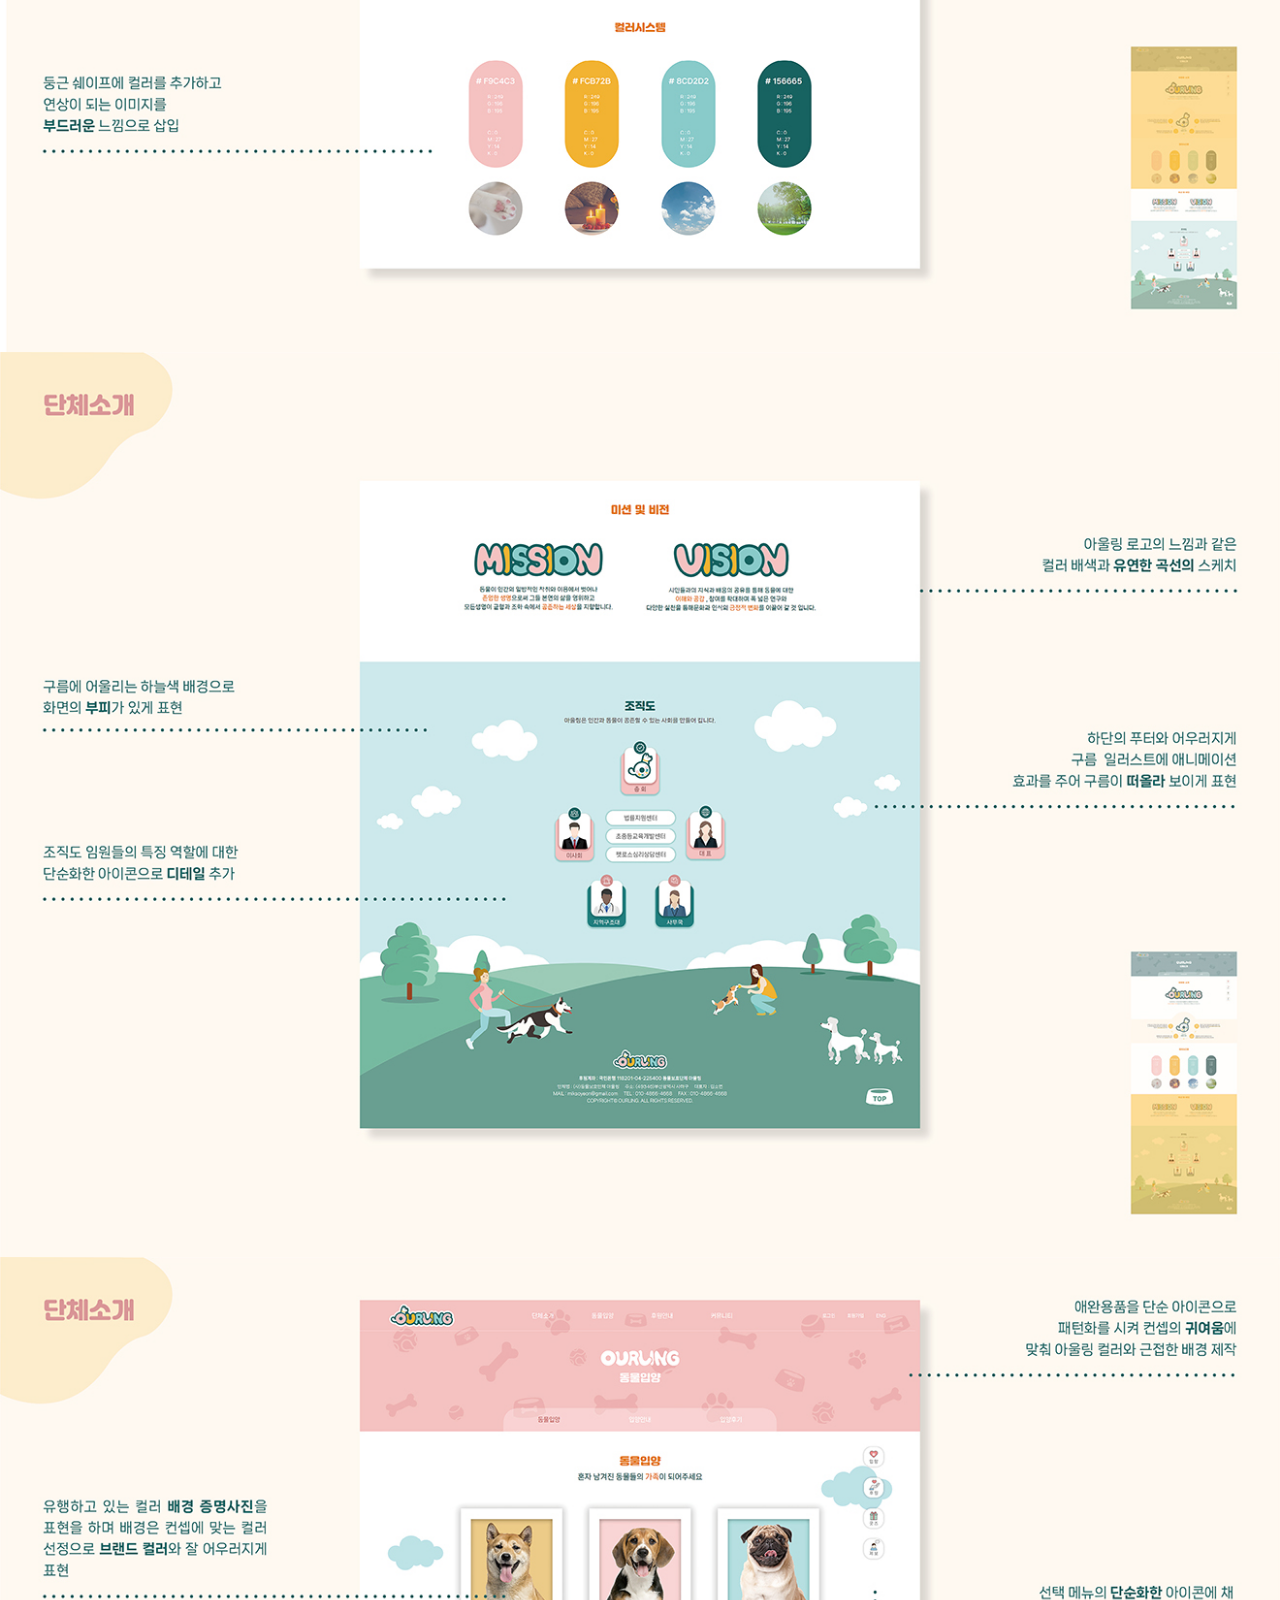
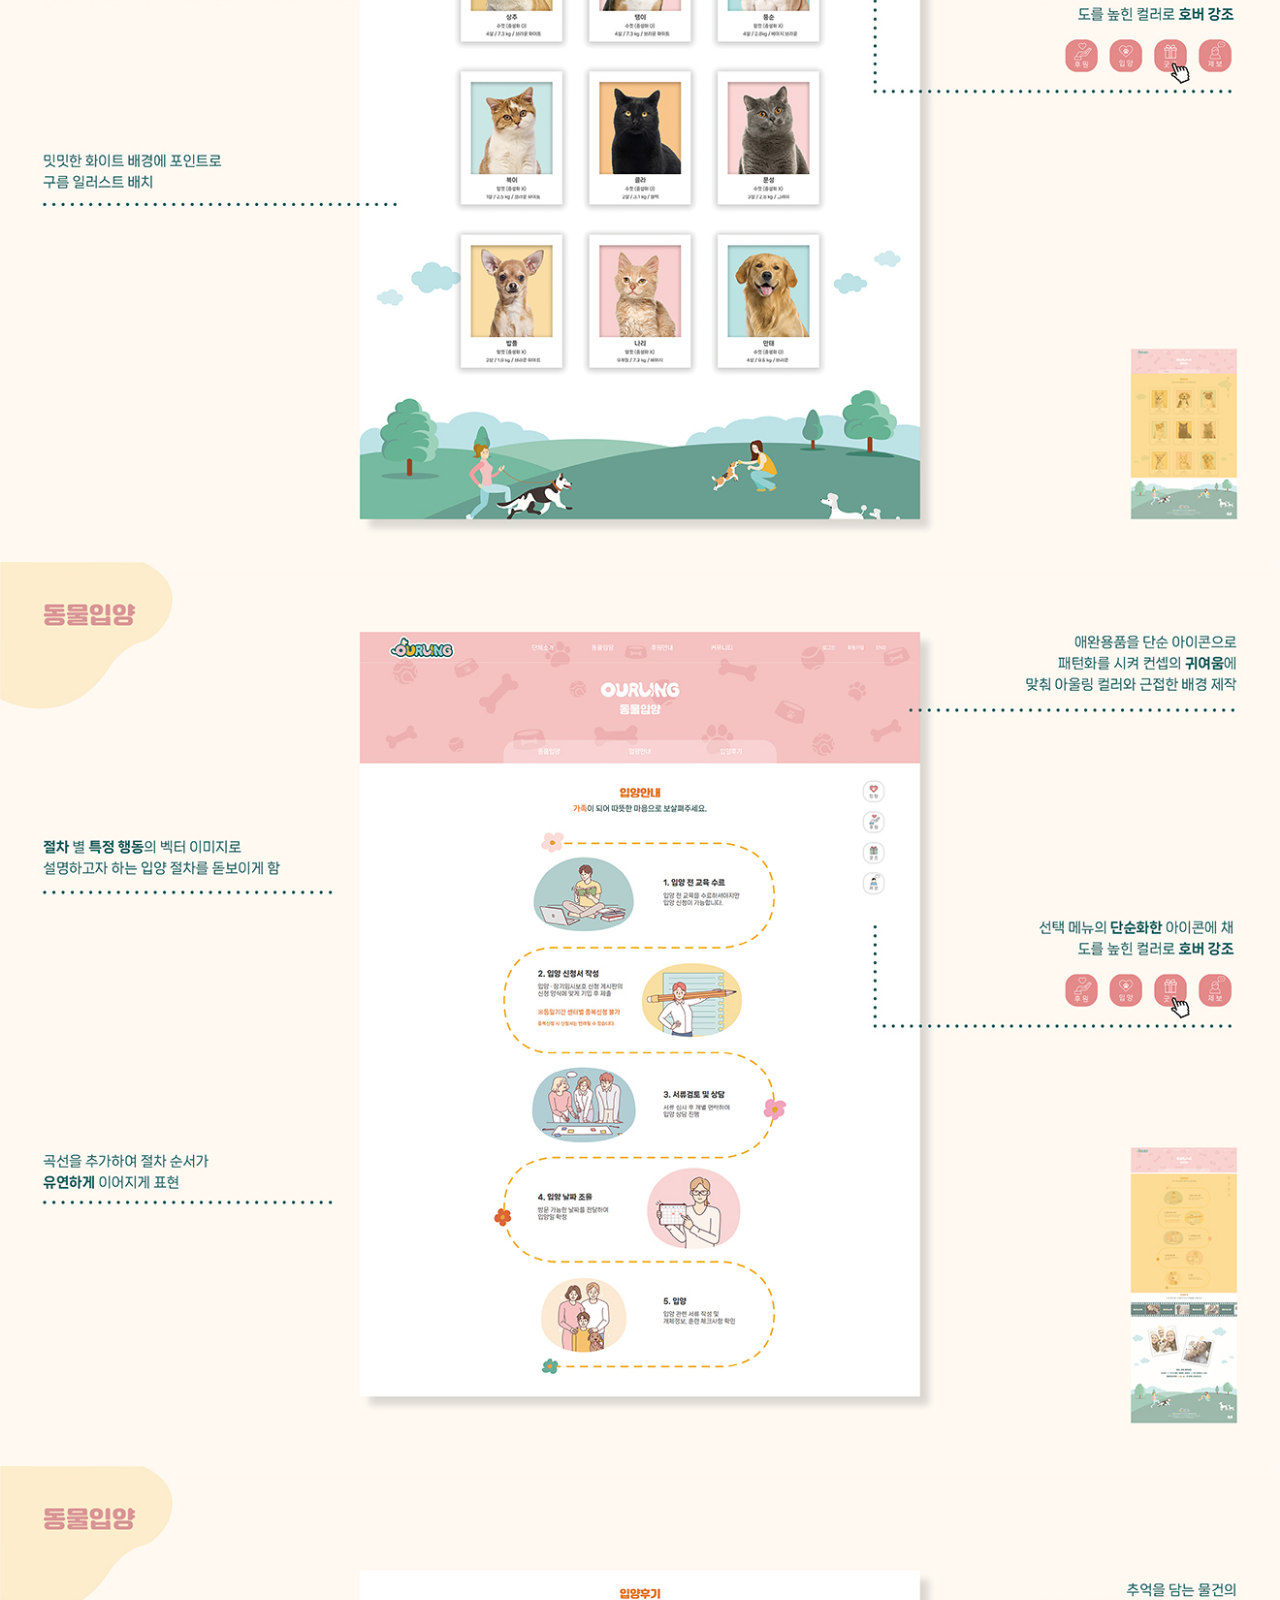
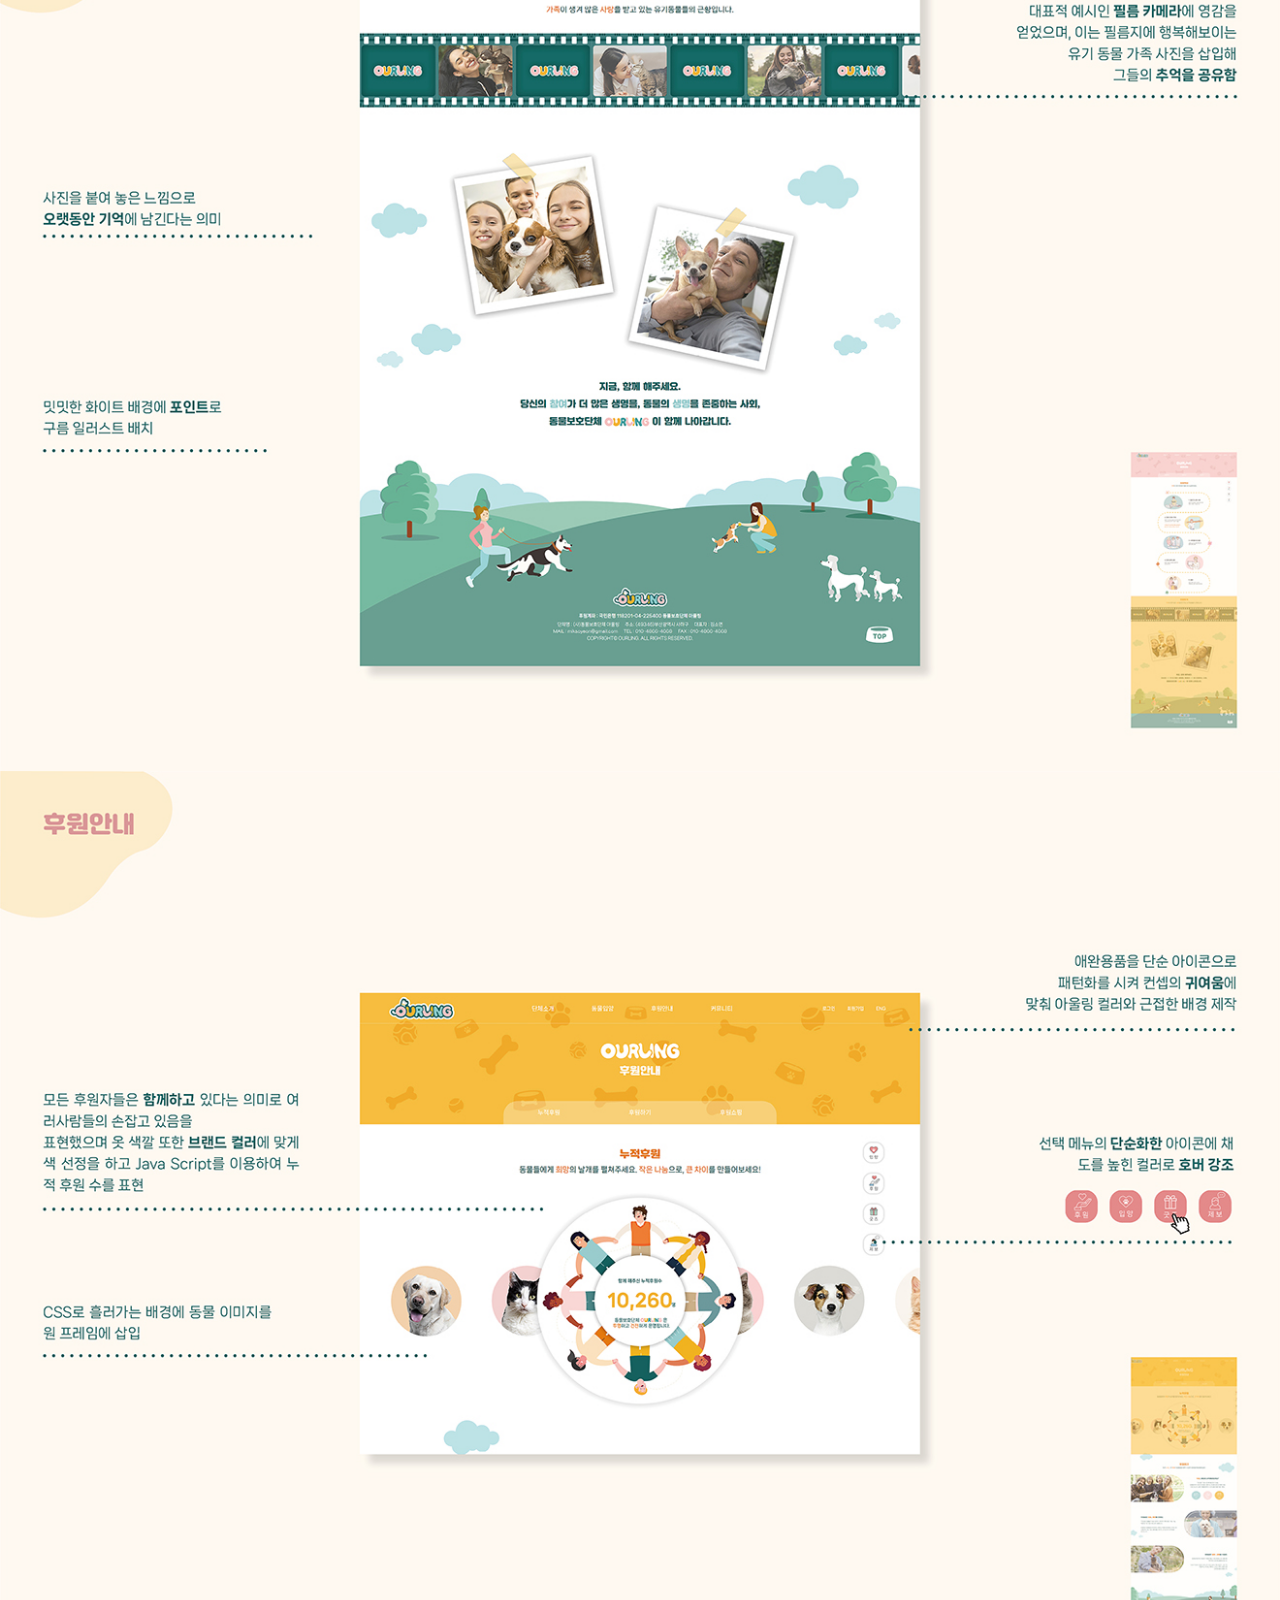
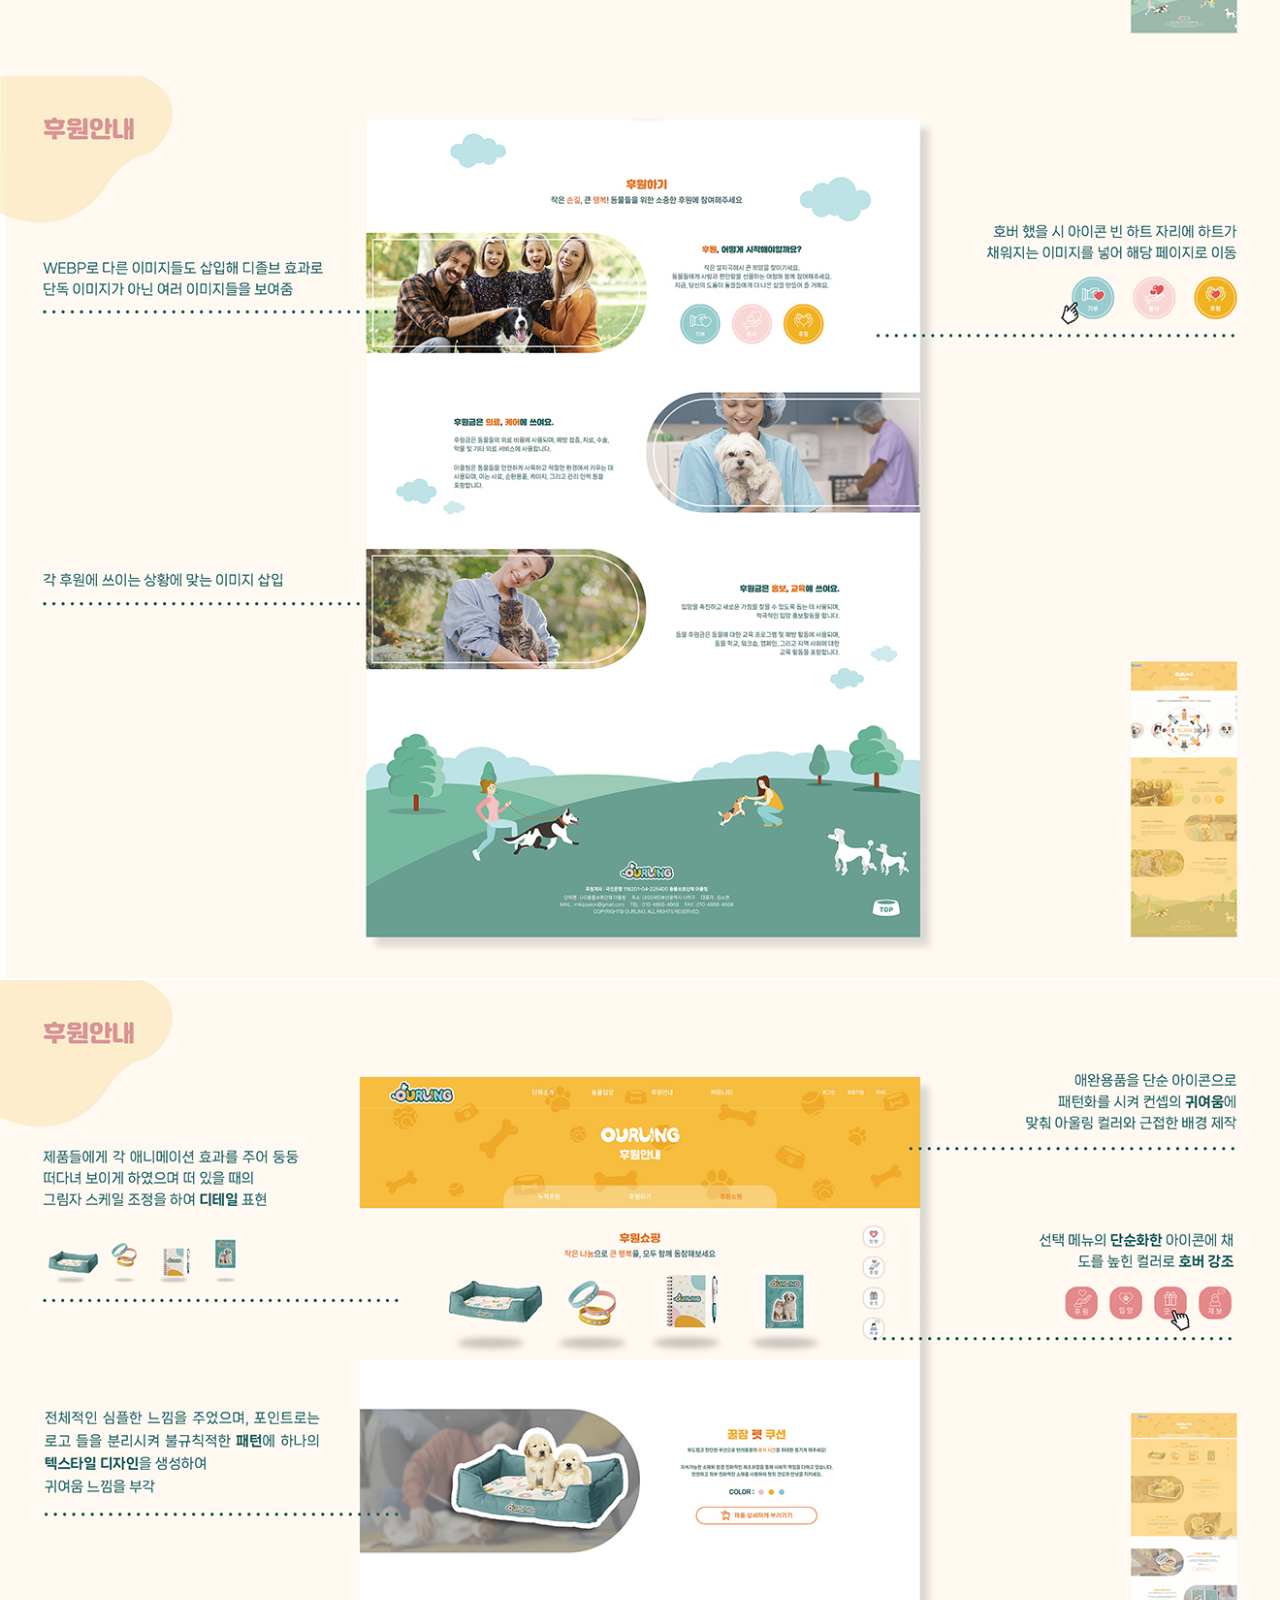
<file: portfolio/web_guide/web.html>
<!doctype html>
<html>

<head>
	<title>Web design</title>
	<meta charset="utf-8">
	<meta name="viewport" content="width=device-width, initial-scale=1">
	<meta http-equiv="X-UA-Compatible" content="IE=edge">
	<link rel="shortcut icon" href="../web_guide/images/favicon.png" type="image/x-icon">
	<style>
		* {
			margin: 0;
			padding: 0;
		}

		a {
			text-decoration: none;
			color: #000;
		}

		img {
			vertical-align: middle;
		}

		.fixed_box {
			position: fixed;
			bottom: 40px;
			right: 30px;
			width: 40px;
		}

		#top {
			max-width: 1320px;
			margin: 0 auto;
		}

		#top img {
			width: 100%;
			display: block;
		}
	</style>
</head>

<body>
	<!--완성된 pdf 이미지를 1320크기로 뽑아서, 죽 나열하시면 됩니다!-->
	<div id="top">
		<img src="../web_guide/images/1.jpg" class="guide1"><!--가이드 이미지 경로 지정하기-->
		<img src="../web_guide/images/21.jpg" class="guide1"><!--가이드 이미지 경로 지정하기-->
		<img src="../web_guide/images/22.jpg" class="guide1">
		<img src="../web_guide/images/23.jpg" class="guide1">
		<img src="../web_guide/images/24.jpg" class="guide1">
		<img src="../web_guide/images/25.jpg" class="guide1">
		<img src="../web_guide/images/26.jpg" class="guide1">
		<img src="../web_guide/images/27.jpg" class="guide1">
		<img src="../web_guide/images/28.jpg" class="guide1">
		<img src="../web_guide/images/29.jpg" class="guide1">
		<img src="../web_guide/images/30.jpg" class="guide1">
		<img src="../web_guide/images/31.jpg" class="guide1">
		<img src="../web_guide/images/32.jpg" class="guide1">
		<img src="../web_guide/images/33.jpg" class="guide1">
		<img src="../web_guide/images/34.jpg" class="guide1">
		<img src="../web_guide/images/35.jpg" class="guide1">
		<img src="../web_guide/images/36.jpg" class="guide1">
		<img src="../web_guide/images/37.jpg" class="guide1">
		<img src="../web_guide/images/38.jpg" class="guide1">
		<img src="../web_guide/images/39.jpg" class="guide1">
		<img src="../web_guide/images/41.jpg" class="guide1"><!--가이드 이미지 경로 지정하기-->



	</div>
	<div class="fixed_box">
		<a href="#top" class="top_btn"><!--href부분은 이미지를 감싼 div에 있는 id이름과 동일하게 설정.-->
			<img src="images/top.png" alt="top">
		</a>
	</div>


	<!--이동시 부드럽게 이동시키기 위해 추가한 구문 시작. script쪽 전부 삭제가능.-->
	<script src="https://code.jquery.com/jquery-1.12.4.min.js"
		integrity="sha256-ZosEbRLbNQzLpnKIkEdrPv7lOy9C27hHQ+Xp8a4MxAQ=" crossorigin="anonymous"></script>
	<script>
		$(function () {
			$('a[href*="#"]:not([href="#"])').click(function () {
				if (location.pathname.replace(/^\//, '') == this.pathname.replace(/^\//, '') && location.hostname == this.hostname) {
					var target = $(this.hash);
					target = target.length ? target : $('[name=' + this.hash.slice(1) + ']');
					if (target.length) {
						$('html, body').animate({
							scrollTop: target.offset().top
						}, 500);//움직이는 시간 조정
						return false;
					}
				}
			});
		});
	</script>
	<!--이동시 부드럽게 이동시키기 위해 추가한 구문 끝. 삭제가능.-->
</body>

</html>
</file>
